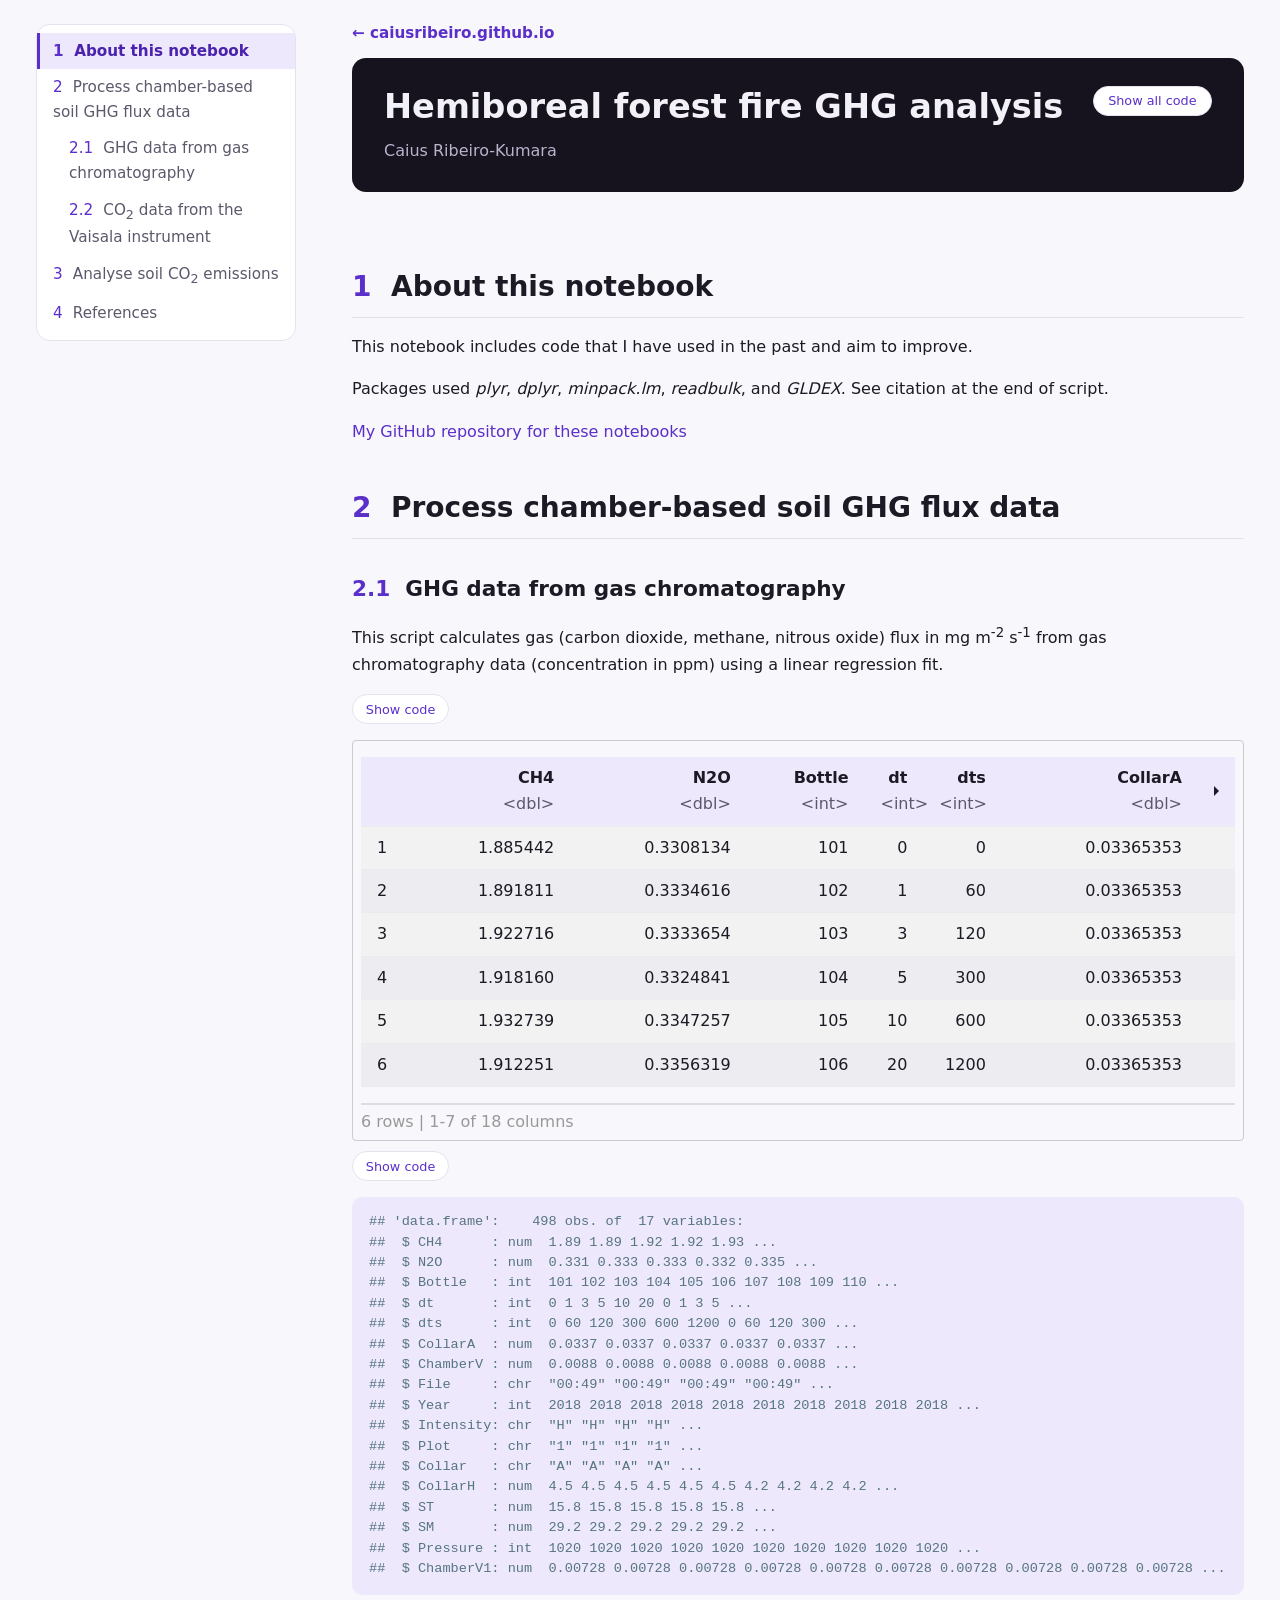
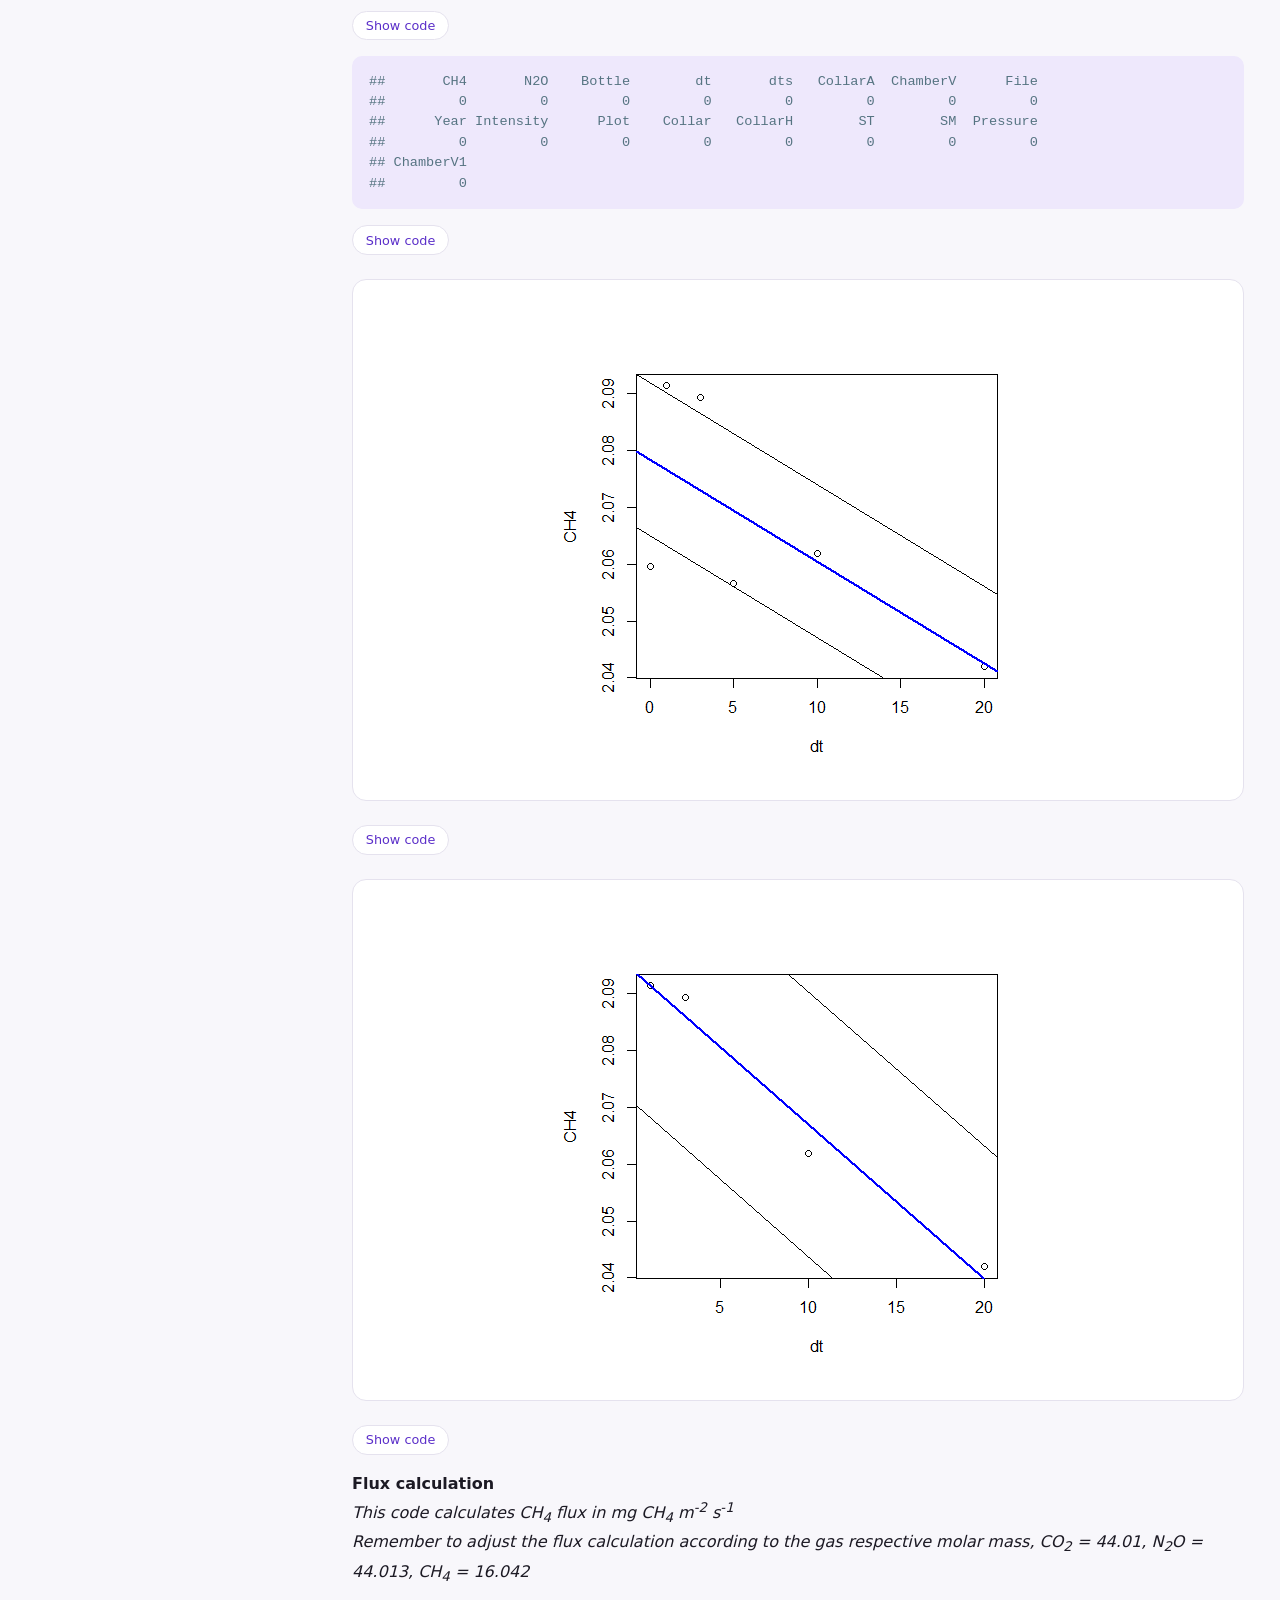
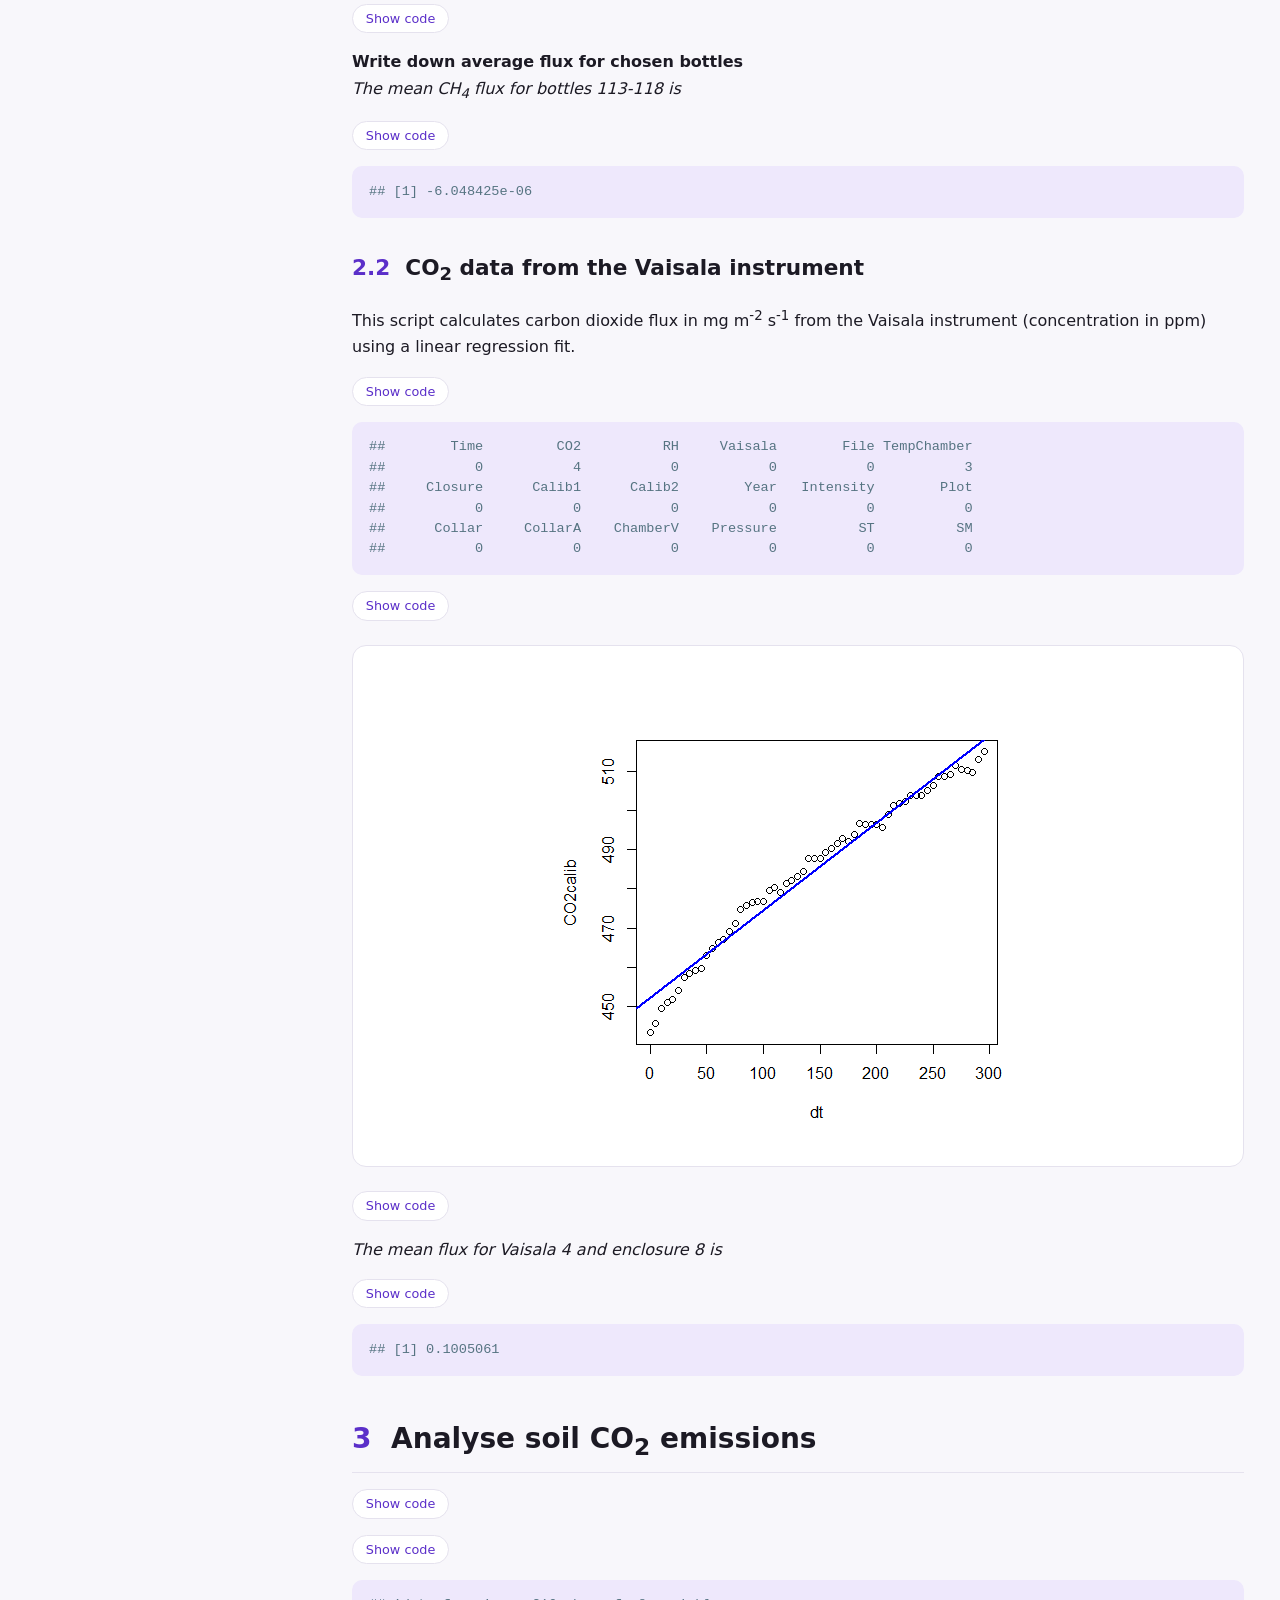
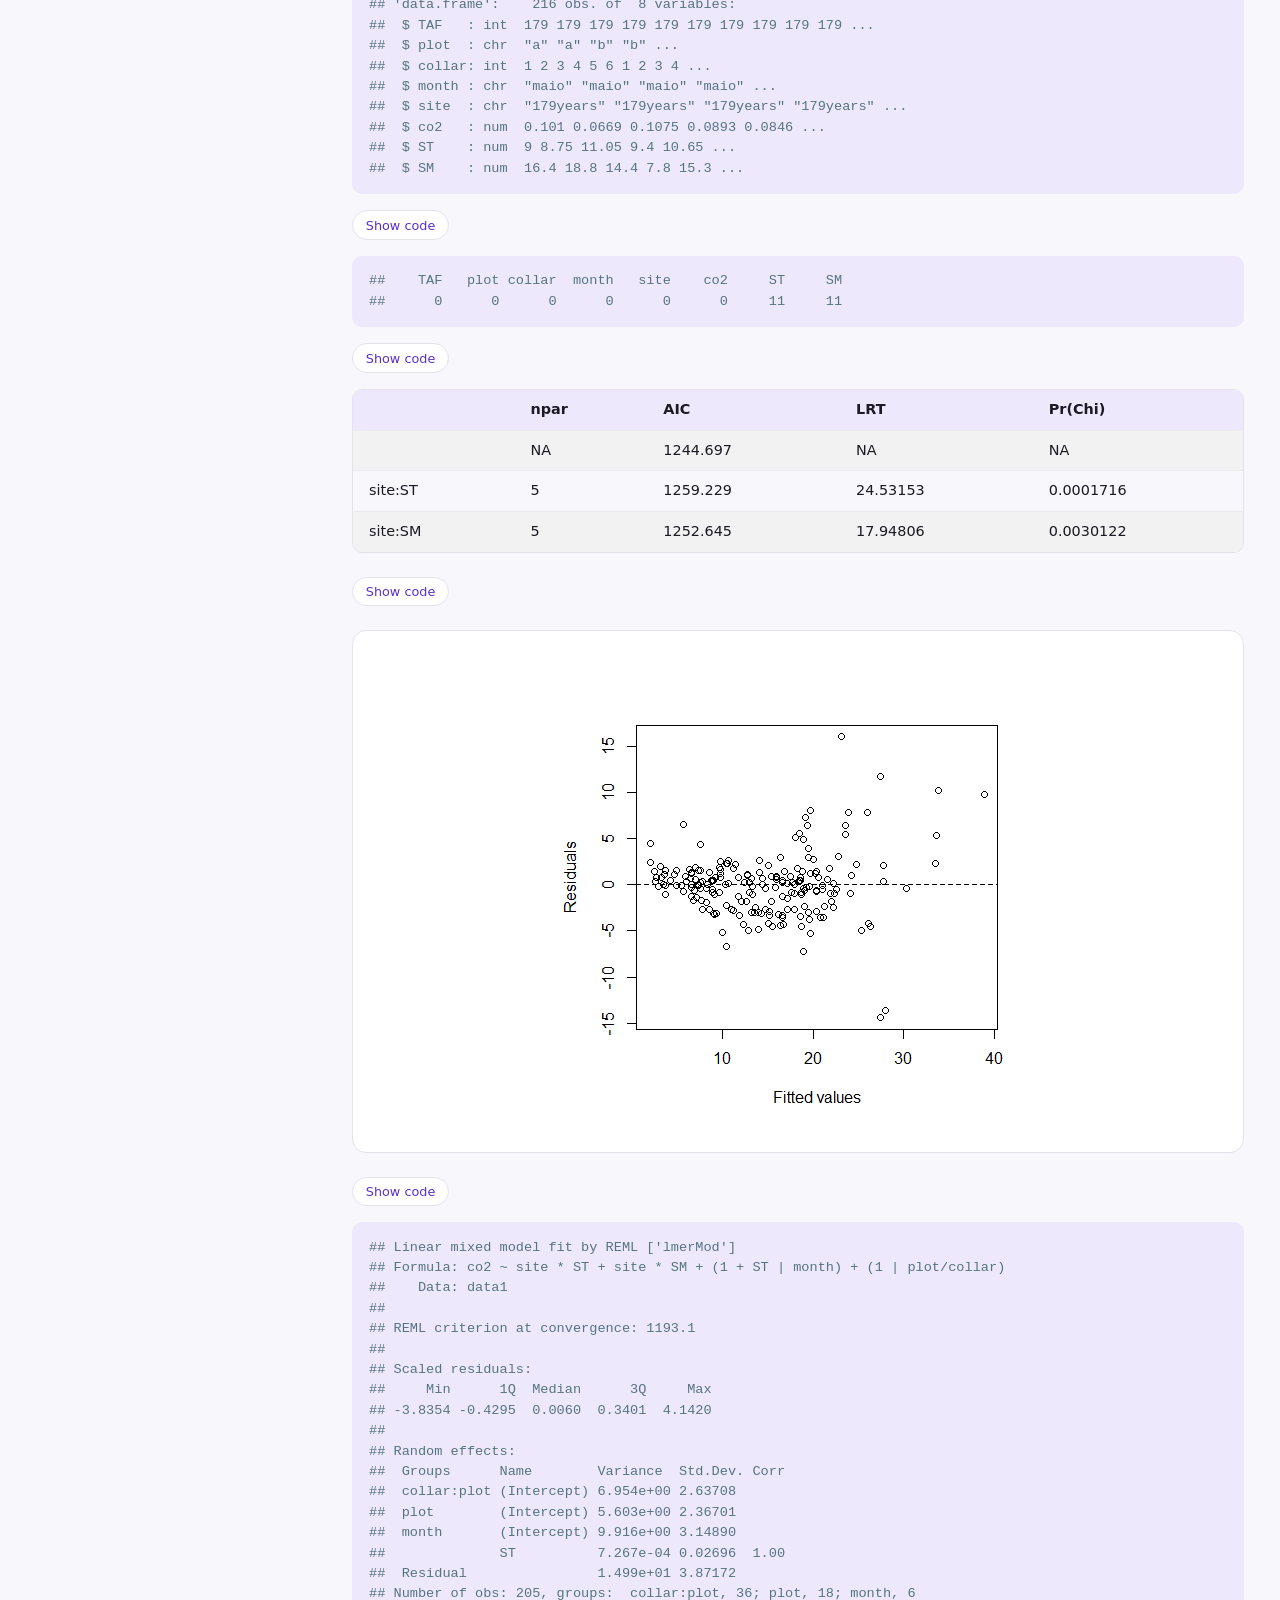
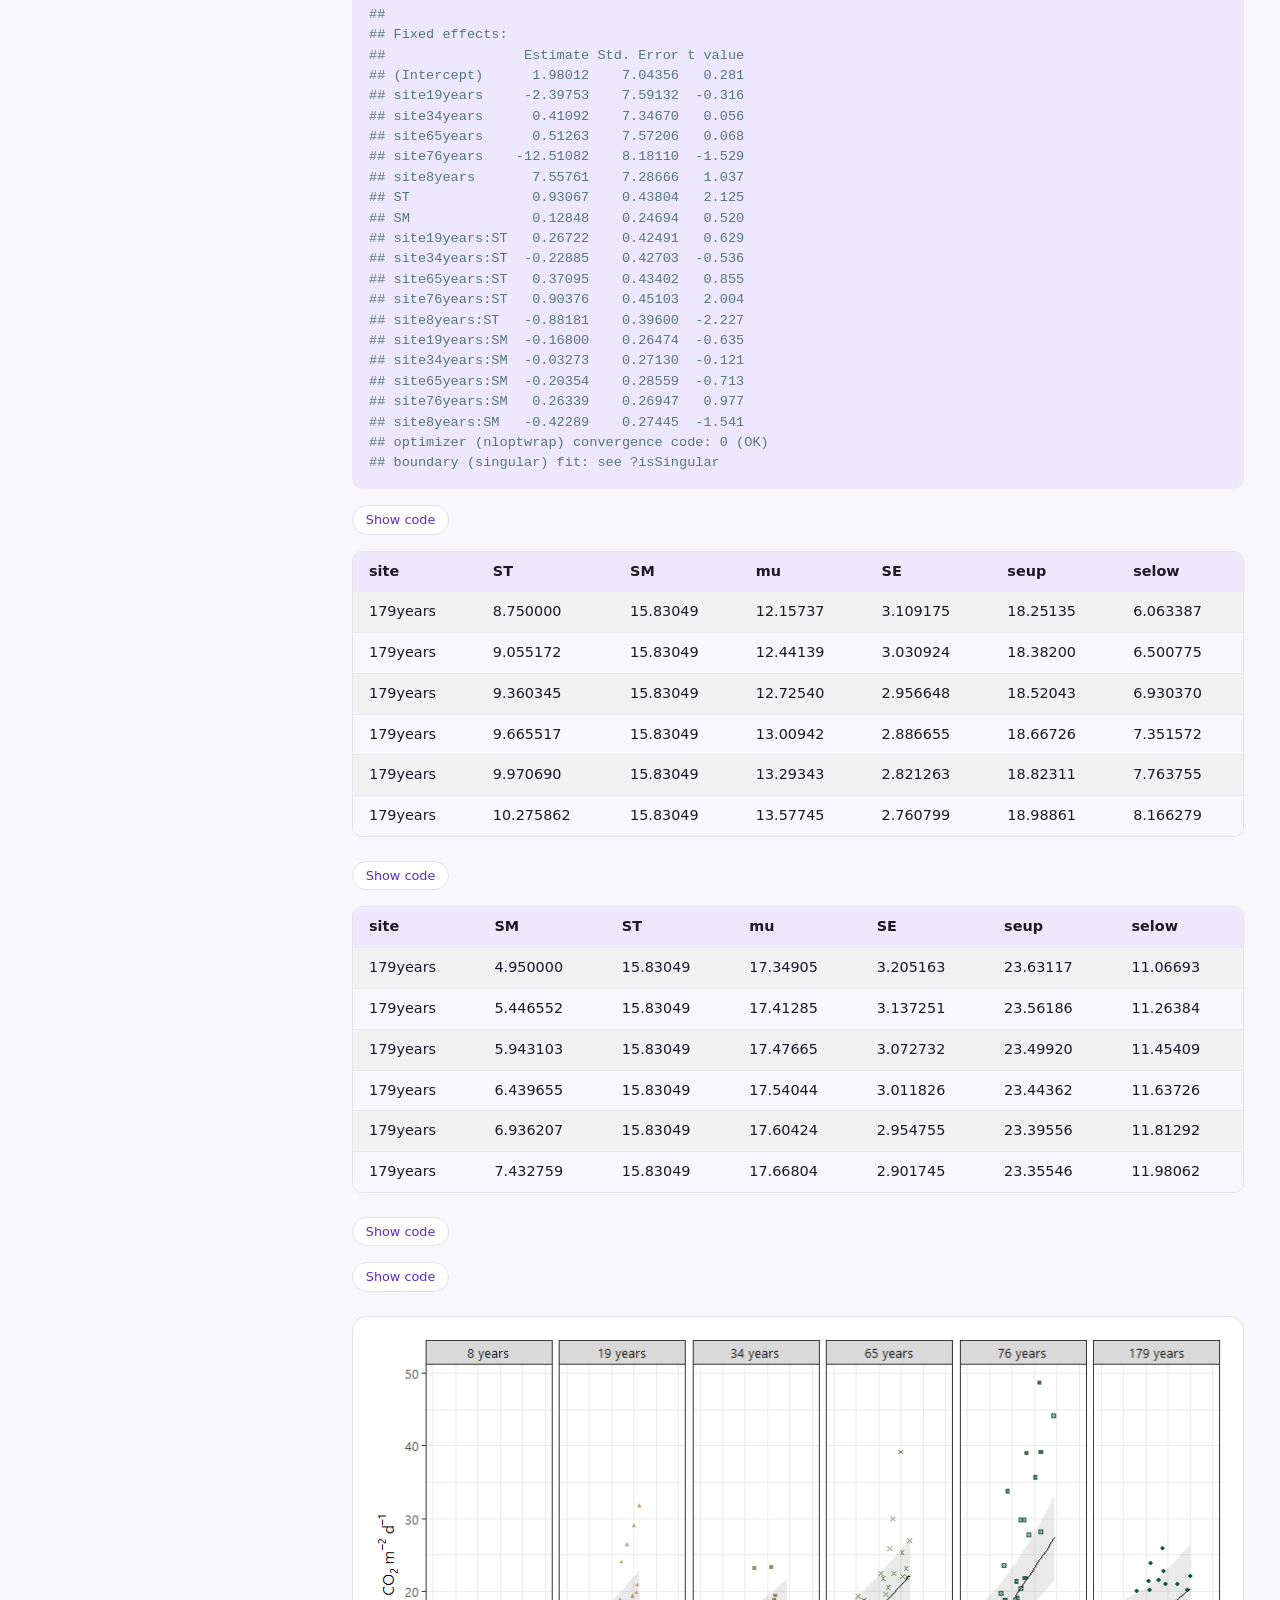
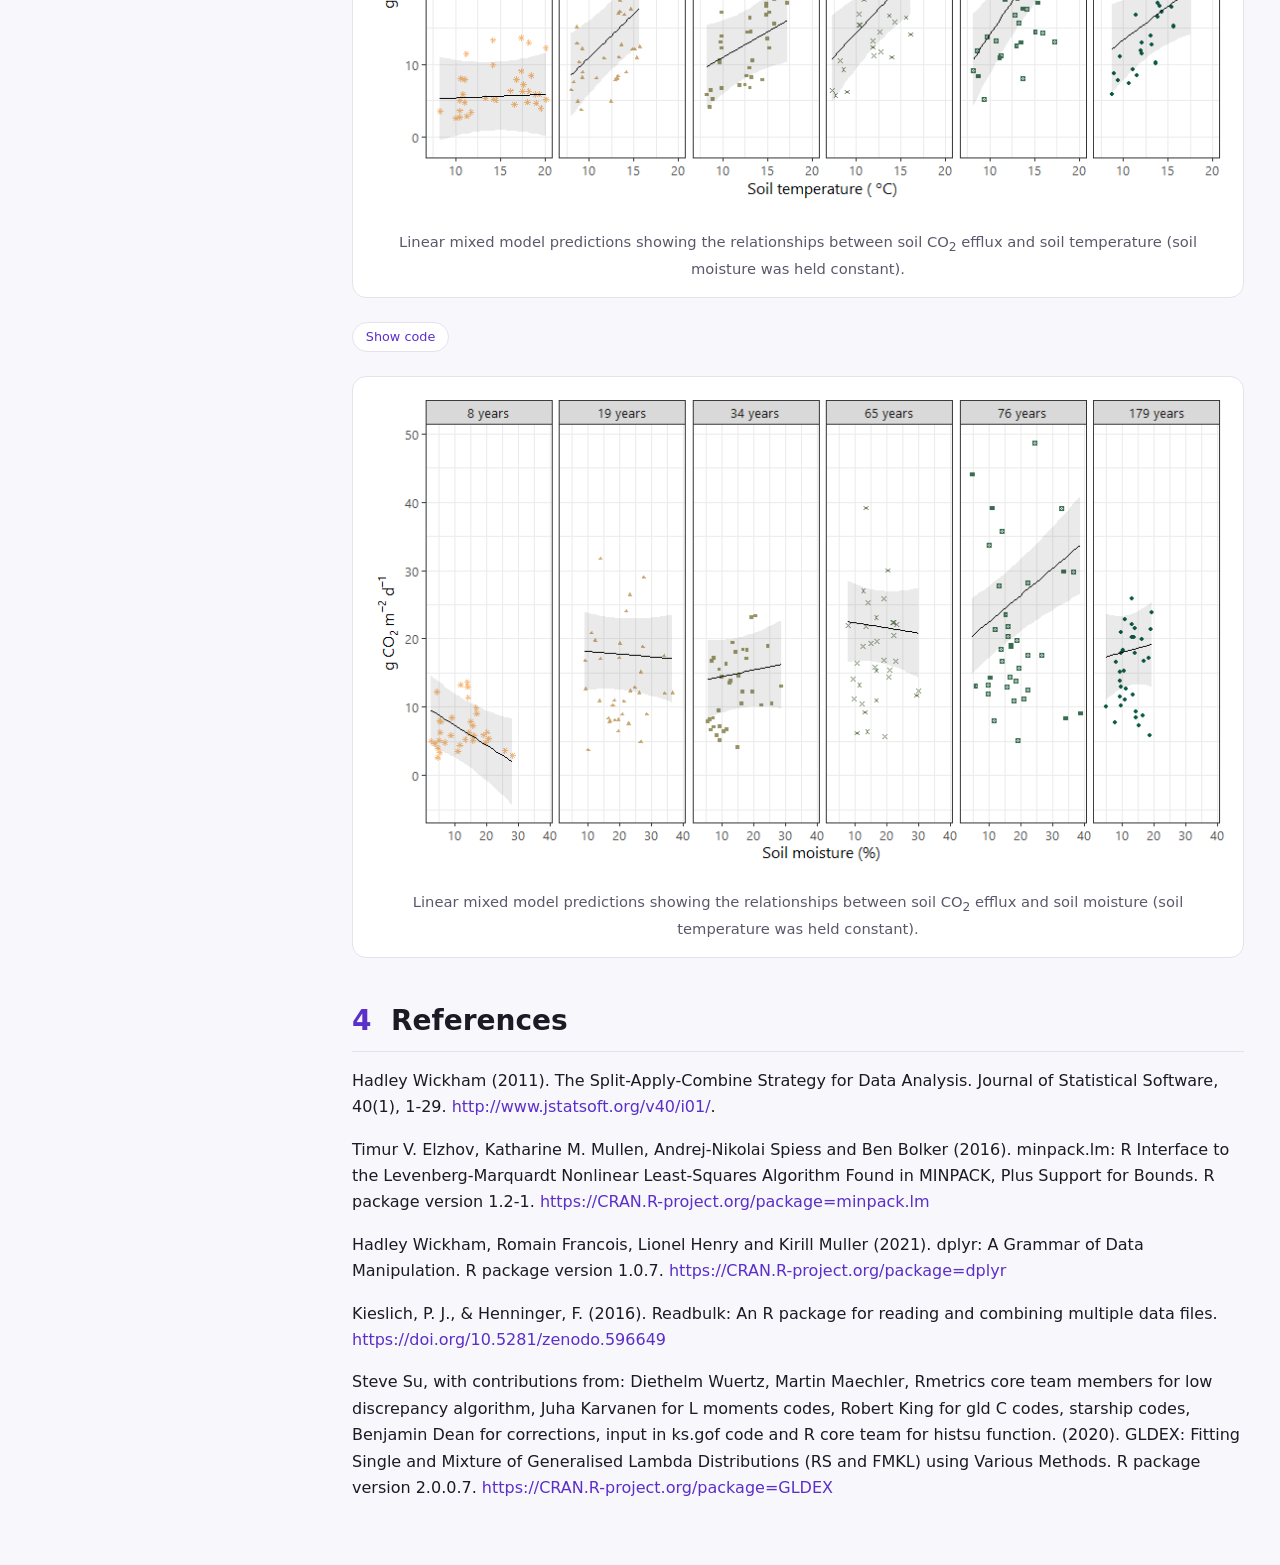
<file: index.html>
<!DOCTYPE html>

<html>

<head>

<meta charset="utf-8" />
<meta name="generator" content="pandoc" />
<meta http-equiv="X-UA-Compatible" content="IE=EDGE" />

<meta name="viewport" content="width=device-width, initial-scale=1" />

<meta name="author" content="Caius Ribeiro-Kumara" />


<title>Hemiboreal forest fire GHG analysis</title>

<script src="[data-uri]"></script>
<link href="data:text/css,%2Epagedtable%20%7B%0Aoverflow%3A%20auto%3B%0Apadding%2Dleft%3A%208px%3B%0Apadding%2Dright%3A%208px%3B%0A%7D%0A%2Epagedtable%2Dwrapper%20%7B%0Aborder%3A%201px%20solid%20%23ccc%3B%0Aborder%2Dradius%3A%204px%3B%0Amargin%2Dbottom%3A%2010px%3B%0A%7D%0A%2Epagedtable%20table%20%7B%0Awidth%3A%20100%25%3B%0Amax%2Dwidth%3A%20100%25%3B%0Amargin%3A%200%3B%0A%7D%0A%2Epagedtable%20th%20%7B%0Apadding%3A%200%205px%200%205px%3B%0Aborder%3A%20none%3B%0Aborder%2Dbottom%3A%202px%20solid%20%23dddddd%3B%0Amin%2Dwidth%3A%2045px%3B%0A%7D%0A%2Epagedtable%2Dempty%20th%20%7B%0Adisplay%3A%20none%3B%0A%7D%0A%2Epagedtable%20td%20%7B%0Apadding%3A%200%204px%200%204px%3B%0A%7D%0A%2Epagedtable%20%2Eeven%20%7B%0Abackground%2Dcolor%3A%20rgba%28140%2C%20140%2C%20140%2C%200%2E1%29%3B%0A%7D%0A%2Epagedtable%2Dpadding%2Dcol%20%7B%0Adisplay%3A%20none%3B%0A%7D%0A%2Epagedtable%20a%20%7B%0A%2Dwebkit%2Dtouch%2Dcallout%3A%20none%3B%0A%2Dwebkit%2Duser%2Dselect%3A%20none%3B%0A%2Dkhtml%2Duser%2Dselect%3A%20none%3B%0A%2Dmoz%2Duser%2Dselect%3A%20none%3B%0A%2Dms%2Duser%2Dselect%3A%20none%3B%0Auser%2Dselect%3A%20none%3B%0A%7D%0A%2Epagedtable%2Dindex%2Dnav%20%7B%0Acursor%3A%20pointer%3B%0Apadding%3A%200%205px%200%205px%3B%0Afloat%3A%20right%3B%0Aborder%3A%200%3B%0A%7D%0A%2Epagedtable%2Dindex%2Dnav%2Ddisabled%20%7B%0Acursor%3A%20default%3B%0Atext%2Ddecoration%3A%20none%3B%0Acolor%3A%20%23999%3B%0A%7D%0Aa%2Epagedtable%2Dindex%2Dnav%2Ddisabled%3Ahover%20%7B%0Atext%2Ddecoration%3A%20none%3B%0Acolor%3A%20%23999%3B%0A%7D%0A%2Epagedtable%2Dindexes%20%7B%0Acursor%3A%20pointer%3B%0Afloat%3A%20right%3B%0Aborder%3A%200%3B%0A%7D%0A%2Epagedtable%2Dindex%2Dcurrent%20%7B%0Acursor%3A%20default%3B%0Atext%2Ddecoration%3A%20none%3B%0Afont%2Dweight%3A%20bold%3B%0Acolor%3A%20%23333%3B%0Aborder%3A%200%3B%0A%7D%0Aa%2Epagedtable%2Dindex%2Dcurrent%3Ahover%20%7B%0Atext%2Ddecoration%3A%20none%3B%0Afont%2Dweight%3A%20bold%3B%0Acolor%3A%20%23333%3B%0A%7D%0A%2Epagedtable%2Dindex%20%7B%0Awidth%3A%2030px%3B%0Adisplay%3A%20inline%2Dblock%3B%0Atext%2Dalign%3A%20center%3B%0Aborder%3A%200%3B%0A%7D%0A%2Epagedtable%2Dindex%2Dseparator%2Dleft%20%7B%0Adisplay%3A%20inline%2Dblock%3B%0Acolor%3A%20%23333%3B%0Afont%2Dsize%3A%209px%3B%0Apadding%3A%200%200%200%200%3B%0Acursor%3A%20default%3B%0A%7D%0A%2Epagedtable%2Dindex%2Dseparator%2Dright%20%7B%0Adisplay%3A%20inline%2Dblock%3B%0Acolor%3A%20%23333%3B%0Afont%2Dsize%3A%209px%3B%0Apadding%3A%200%204px%200%200%3B%0Acursor%3A%20default%3B%0A%7D%0A%2Epagedtable%2Dfooter%20%7B%0Apadding%2Dtop%3A%204px%3B%0Apadding%2Dbottom%3A%205px%3B%0A%7D%0A%2Epagedtable%2Dnot%2Dempty%20%2Epagedtable%2Dfooter%20%7B%0Aborder%2Dtop%3A%202px%20solid%20%23dddddd%3B%0A%7D%0A%2Epagedtable%2Dinfo%20%7B%0Aoverflow%3A%20hidden%3B%0Acolor%3A%20%23999%3B%0Awhite%2Dspace%3A%20nowrap%3B%0Atext%2Doverflow%3A%20ellipsis%3B%0A%7D%0A%2Epagedtable%2Dheader%2Dname%20%7B%0Aoverflow%3A%20hidden%3B%0Atext%2Doverflow%3A%20ellipsis%3B%0A%7D%0A%2Epagedtable%2Dheader%2Dtype%20%7B%0Acolor%3A%20%23999%3B%0Afont%2Dweight%3A%20400%3B%0A%7D%0A%2Epagedtable%2Dna%2Dcell%20%7B%0Afont%2Dstyle%3A%20italic%3B%0Aopacity%3A%200%2E3%3B%0A%7D%0A" rel="stylesheet" />
<script src="[data-uri]"></script>


<style type="text/css">code{white-space: pre;}</style>
<style type="text/css" data-origin="pandoc">
pre > code.sourceCode { white-space: pre; position: relative; }
pre > code.sourceCode > span { display: inline-block; line-height: 1.25; }
pre > code.sourceCode > span:empty { height: 1.2em; }
.sourceCode { overflow: visible; }
code.sourceCode > span { color: inherit; text-decoration: inherit; }
div.sourceCode { margin: 1em 0; }
pre.sourceCode { margin: 0; }
@media screen {
div.sourceCode { overflow: auto; }
}
@media print {
pre > code.sourceCode { white-space: pre-wrap; }
pre > code.sourceCode > span { text-indent: -5em; padding-left: 5em; }
}
pre.numberSource code
  { counter-reset: source-line 0; }
pre.numberSource code > span
  { position: relative; left: -4em; counter-increment: source-line; }
pre.numberSource code > span > a:first-child::before
  { content: counter(source-line);
    position: relative; left: -1em; text-align: right; vertical-align: baseline;
    border: none; display: inline-block;
    -webkit-touch-callout: none; -webkit-user-select: none;
    -khtml-user-select: none; -moz-user-select: none;
    -ms-user-select: none; user-select: none;
    padding: 0 4px; width: 4em;
    color: #aaaaaa;
  }
pre.numberSource { margin-left: 3em; border-left: 1px solid #aaaaaa;  padding-left: 4px; }
div.sourceCode
  {   }
@media screen {
pre > code.sourceCode > span > a:first-child::before { text-decoration: underline; }
}
code span.al { color: #ff0000; font-weight: bold; } /* Alert */
code span.an { color: #60a0b0; font-weight: bold; font-style: italic; } /* Annotation */
code span.at { color: #7d9029; } /* Attribute */
code span.bn { color: #40a070; } /* BaseN */
code span.bu { } /* BuiltIn */
code span.cf { color: #007020; font-weight: bold; } /* ControlFlow */
code span.ch { color: #4070a0; } /* Char */
code span.cn { color: #880000; } /* Constant */
code span.co { color: #60a0b0; font-style: italic; } /* Comment */
code span.cv { color: #60a0b0; font-weight: bold; font-style: italic; } /* CommentVar */
code span.do { color: #ba2121; font-style: italic; } /* Documentation */
code span.dt { color: #902000; } /* DataType */
code span.dv { color: #40a070; } /* DecVal */
code span.er { color: #ff0000; font-weight: bold; } /* Error */
code span.ex { } /* Extension */
code span.fl { color: #40a070; } /* Float */
code span.fu { color: #06287e; } /* Function */
code span.im { } /* Import */
code span.in { color: #60a0b0; font-weight: bold; font-style: italic; } /* Information */
code span.kw { color: #007020; font-weight: bold; } /* Keyword */
code span.op { color: #666666; } /* Operator */
code span.ot { color: #007020; } /* Other */
code span.pp { color: #bc7a00; } /* Preprocessor */
code span.sc { color: #4070a0; } /* SpecialChar */
code span.ss { color: #bb6688; } /* SpecialString */
code span.st { color: #4070a0; } /* String */
code span.va { color: #19177c; } /* Variable */
code span.vs { color: #4070a0; } /* VerbatimString */
code span.wa { color: #60a0b0; font-weight: bold; font-style: italic; } /* Warning */

/* A workaround for https://github.com/jgm/pandoc/issues/4278 */
a.sourceLine {
  pointer-events: auto;
}

</style>
<script>
// apply pandoc div.sourceCode style to pre.sourceCode instead
(function() {
  var sheets = document.styleSheets;
  for (var i = 0; i < sheets.length; i++) {
    if (sheets[i].ownerNode.dataset["origin"] !== "pandoc") continue;
    try { var rules = sheets[i].cssRules; } catch (e) { continue; }
    for (var j = 0; j < rules.length; j++) {
      var rule = rules[j];
      // check if there is a div.sourceCode rule
      if (rule.type !== rule.STYLE_RULE || rule.selectorText !== "div.sourceCode") continue;
      var style = rule.style.cssText;
      // check if color or background-color is set
      if (rule.style.color === '' && rule.style.backgroundColor === '') continue;
      // replace div.sourceCode by a pre.sourceCode rule
      sheets[i].deleteRule(j);
      sheets[i].insertRule('pre.sourceCode{' + style + '}', j);
    }
  }
})();
</script>



<link rel="stylesheet" href="data:text/css,%40font%2Dface%7Bfont%2Dfamily%3A%22Open%20Sans%22%3Bfont%2Dstyle%3Anormal%3Bfont%2Dweight%3A400%3Bsrc%3Alocal%28%22Open%20Sans%22%29%2Clocal%28%22OpenSans%22%29%2Curl%28data%3Aapplication%2Ffont%2Dwoff%3Bbase64%[base64]%2F%2FAAAChcAAB6Qo%2Buk42xvY2EAAEoUAAABuQAAAbz3ewp%2FbWF4cAAAS9AAAAAgAAAAIAJ2AgpuYW1lAABL8AAAAKwAAAEyFNwvSnBvc3QAAEycAAABhgAAAiiYDmoRcHJlcAAATiQAAADyAAABCUO3lqQAAQAAAAwAAAAAAAAAAgABAAAA3AABAAAAAQAAAAoACgAKAAB4AR3HNcJBAQDA8d%2BrLzDatEXOrqDd4S2ayUX1beTyDwEyyrqCbXrY%2BxPD8ylAsF0tUn%2F4nlj89Z9A7%2BtETl5RXdNNZGDm%2BvXYXWjgLDRzEhoLBAYv0%2F0NHAAAAHgBY2Bm2cY4gYGVgYN1FqsxAwOjPIRmvsiQxviRg4mJm42NmZWFiYnlAQPTewcGhWgGBgYNBiAwdAx2ZgAK%2FP%2FLJv9PhKGFo5cpQoGBcT5IjsWDdRuQUmBgBgD40BA5AHgBY2BgYGRgBmIGBh4GFoYDQFqHQYGBBcjzYPBkqGM4zXCe4T%2BjIWMw0zGmW0x3FEQUpBTkFJQU1BSsFFwUShTWKAn9%2Fw%2FUpQBU7cWwgOEMwwWg6iCoamEFCQUZsGpLhOr%2Fjxn6%2Fz%2F6f5CB9%2F%2Fe%2Fz3%2Fc%2F7%2B%2Bvv877MHGx6sfbDmwcoHyx5MedD9IOGByr39QHeRAABARzfieAFjE2EQZ%2FBj3QYkS1m3sZ5lQAEsHgwiDBMZGP6%2FAfEQ5D8REAnUJfxnyv%2B3%2F1r%2Fv%2Fq3Eigi8W8PA1mAA0J1MzQy3GWYwdDP0Mcwk6GDoZGRn6ELAE09H%2F8AAAB4AXVUR3fbxhPfhRqr%2F6Cr3h8pi4wpN9K9V4QEYCrq7b2F0gC1R%2BXkS3rjKWXlfJeBfaF88jH1M6TfoqNzdWaXxZ0NM7%2FftJ2ZpXfzzeVILi0uzM%2FNzkxPTU68Md64GQZ%2Bvfa6d%2BP6tatXLl%2B6eOH8uVMnTxyvVg4fGisfhNfcV0f3luz%2F7Srmc9nMyPDQ4IDFWUUgjwMcKItSmEAASaNaEcFo069WAghjFIlAegyOQaNhIEhQxALHEqIeg2P0yHLjKUuvY%2Bn1LbktrrKrOgUI%2FMUH0ebLc5Lk73yIBO4YeUrL5GGUIimuSx6mKl2tCDD8oKmCmGrkaT5Xh%2Fp6rlphaS5PYp4kPAy3Un74OjeCdTi4nFosU6Qg%2BqRBsoazczLwHdeNqpVx3AW%2BoVjdhMThOo6YkGJTl862RFq5r263bbYSHyuswVrylsSBhHzVQKDU11g6hkfAxyOf%2FDVKJ1%2FHCvgBHtNRJ%2Bb7eSYepeQ4VLZBqAeMjgM7%2FzyJJF1kuGw%2FYFpEq458Xrr65YTUa6VCEKGKVdJ%2B2FoBYYNKCwV1K6B2s1mJnPB7Ww6GtyO04ya%2FHHWPHs5P4J65NyVa5VA0E0LocwPci45b6tvMvohm1BYc1h12Xd2GrbbHVkjB1pzs6IKtOHeYd%2BJYhFasmfs9Zt%[base64]%2BlZ4dw9w86yyNfG%2B%2Bu0ZWOBkmsb%2BGrsrKGIN4R0XPQimnAEcj3CI6ZDR35zzHJEZlcW5cQCTMwty4umkB5B4ajHwVNhQDqdMLSAmClnhLScgYgMbQJESALUrtIvjpQz9LVxuIPSiYgQkjusZ01l4BERrPtdO9KfDErKQLne6EUbJlXHqTccNzL163tuES26ickjo5va6FIkCyIyaFEYA%2BlejuqlFxLWIYKmQG9W0tlMe0yXu80wPe%2FOavEJrd8srSFziSal30wMj5H2mH7T6H218RQ93qOFysDEgtLBoRuQUeXjyPQKexdLjoa4vtAQJiBsEXYutEo9T1%2Fm5mUdBMbXFCzIq8Z6Yl5%2B7nyic%2B1mE3xisVatpBarpcC%2FmUs9%[base64]%2BGg19OHK4TmOC61TIcAFzsF7DPNQ0fkPjNzr4sMZHaEX5fk7uLZr9LHK9AW9KF2wU%2F%2F%2FBUfaOnlREfyrK%2Frv6Hyn3ISkAAAEAAwAIAAoADQAH%2F%2F8AD3gBhXwHfFRV1vg5974yvZdMQspkSIYkQkgmhdAyIIQQWsSADCLSpajUiMgiAkuJNGmhKyJGDCyybCiyiGBHRGQtyLIuf2UX19UPy7oWyFz%2B972ZBxOE72N%2BL2%2BYd%2Bbe0%2B5p99wBAscBBIN4ACjI4D4oUJEIVAbIL8wPYX4oP1TQ3um3%2B0v5dZz2bj44nsyKLhYPXKkaL1wCAhuuXcQ69dsWyAu7qF5PBMFqQzQRkzQgYvIQCuXleXYHlCXl2x1YZg%2BF7HxMDNAQLQoVetwuKZCZjRUTQqc%2Ff7RjebisqAeuEQJXmpZUdA%2F3KgcgsJA2kL1xDNPDZqCyQAWdXiIy5YOHThUq4%2FKB1XFpgPr5heVtJuSQvJzxOeKB6HfEplzKWCEA4Sc%2BVgqkw8bwIF16K7fg0ttNJr3DajEKBqfT5UlNkwXJKyD4hCRRlFySwU%2BTvTTJkJTh1wkms6l%2FpBWa08Fmt%2FWP%2BNz2AWYcYEez3WwXvU5qECE%2FVB5ylJXl5993Hyc3zw6hkHaPoerldxVjh7eMX%2FF3hYWxu0KF382pcKpXsV%2B9QlS93Mj%2FSz%2FujinsVE1dDTszcEk1u4LpPdjXmDdw6UAsqFlUg7rmf2J%2Bd3aGLmC757GBuEe55mHNXGxifZVrLtuNNUBhwbU6wSQ5IAOyoS2MCxcH7VmpXkHIdZlFP4BPtOvFdvlZZsncL0Kl1pZcS99Iam5eK1erfhFvrkviL9HDKc5X6OV%2FChUq7aGEvw5U6QuFVCbEhOSSZHegODM7WOzxhOzZ2cVFJaXFIbfHK2cH7WlELuK3EnR5vHZJEkzvHZw35S933n0ucur5ky%2FMO7SraN2mrVuqGiNPnIt%2BNnTy6HF4fMkfvf%2B6EEjfkpWPh7rtXrJgp%2BNAk9hzQScj6194%2F%2ByxlZE72Ow0KvcdloMLbPcBiDD%2B2jdSW%2FEk6MENfk55AfQMtwabaPC0aZWZ2a6Nob1NKgxRc3qemb%2FaF0jtk3xZPtkpc4Xjr3KVXE7WDfpi%2BsfVJ1RotwUyJVFVbE4ZV3JUPi0pLsq%2B%2BXMM4A9Vd%2B%2FYcXcVvrtx7bLN61av2oINVTU11dU1NVV4cuPaFRvXrV7xDGPNH6%2BheQJpbMQaHLiz8R9fXb5w8dLl5vO7XnzhD7uef37Xxa8u%2F%2F3ipa9pxpUqrt5AYeq1b8QPxVNg5BQWw13h9k4PpEqB3Lx2eW0DlmxfqkdfUhoy9Y6EnNZgW0t7MZ%2F6smlubka%2BI0NfFckQoDwPkjih%2Bd4yrpTleTdRqoinJE6Ts7AULcTt8mRxQbYjMeLcXMpYwucgMgaCkrrMn668Z97YBwZHJm%2F%2B%2FhnWZ%2FKwOzazl5c2DerS%2Bo2Xth9eshXXd7jTu7NHHeb98%2BVHfqw%2F%2Bz%2FCmp5zhvSZe3e%2FkSOubt2EO3tExnWrrbsy%2F51x94%2BaWFa%2F84V1k%2Fbfx2Z1fWE0%2B2It%2B2zfxGEfAaBiMbBctRiug0CpIBLFUpyK2R%2BOumYgYrZB%2BcZAdoT4%2BTfM0CpsksEggGCxGoNUsV4J5sVpc5SGJE6pwxvIJgM3r97%2B1Kq1S7et2UQKUI%2Fv7znOCn%2F8jpW80ohvKaN24aOatFEFAx8XLFYDFYItR0UbkQMljuIiEgx5HMS0efW2pWtXPbVdGZb9yjruPIInv%2FsR3z%2F%2BEisAhMFkrmCRXGCB9uEUKgoomw16o95qEwxoJiaT2cDtl84CUP5G4XWJOTBmWLK8olOmNOjMKhUpWZWHK5LZgl9279229we2OBUX50kuVjv5QDo7PBwnsvrhWJF%2BYDIuVagZDxeFHOF1MEKbsBMEQS%2BKJjOVdXJ1BKw61EH%2BfeqSTzTz3I7ZA3Zuv%2Bwhshy3sDFL2TjctJR6n2SDsfFJ3A0I5ewXfAgugw7s%2B0XQG0SAfFVWHOEsr6TyphSHW5NHFc9J6Wa%2B7B3Dfp42HguHAUINniPlZCpQ%2Fl0CogDIrW%2F8u85iv7sGv8ZzGzYAxjwV%2FMCxTwobJQCTWU8HRPQeruaaXpRqestVdUOXso7dupeF7px4Z8%2Bed3arKFc44AIg51W9ch4kIIiUEocmSk4sBpCcj15oUDRJXYYExl37RmirrkIv55rLASYJJF%2BS3t0nopeptU%2BE%2BmLrLK%2BlPgQyid3mCBU6UP1rVz8R2n770zc%2FXf7x8s%2FNn9fvaFi3rmFHPfmMLWRP4lycho%2FjNPY4W82Os88wiJ34K4tdAIQjAOQkx8YArcM2PaAOjSZBL8uolzAJFFvGDXd8ej67P2AvKpUkOYghcnK7zl300RBcsExwzJ%2Fhbrd7GuYBwhgAIYtbTx%2F3%2Bd4klJ3gtKCQnGIz9InYZEzqG8EkjSzNavCB%2FcXYlcQshhyMsZrI6PYLWc3lOG%2FvlA4rHr%2F3uTFD3r38%2Fr%2B3fMKOke9W4oJ9G566u7au84CpOz%2Fct5R99wF7W6dIYjjnawrHIAh3hlungFOWgXoyzVKbHOr1eD19Il6vISsrrU8kSzbY%2B0QMGpdjgYh60zDTHJKHoyP4404pw27zB4o1o62gq%2BBLL299am8j%2Bzv774zj995%2FdgTOZsOfWr3rnTWPj2h8qGbo1%2FM%2F%2FkYYvmxfms7TtPrM54E7ns4vwBw0rFy%2FaNJjRRVTet31OgCBPABhongUDOCAzuE0h6gnxChToCJ1ulB0iH0jeqvscFBZotflk%2BhMQ5oJDqhrC%2Fl%2F%2FFxmAUlGYeK5Z6Jl5MDec2yJQdc%2Bl5ViNduL1avoZ805eGll04jy6COKheT8S%2BU6kQwdw%2BlW6nPpXF4qtEoBziwAye3mMnRLkqlPRLqZdQlsKxTcLghkqhzjrLL5M%2BWgUwldSkjbL1HPLrCf51d8MHbv66zu%2FmcGl5Kz0YNZ0%2Bmcf759kbEB29qGGrZiYWop2b2R9fYqnKnlWOVzqXqgNfQIB5LtRr8fQLLT7CyT0ZLaL2K0WFzU5e0TcfmojkckcgvcyhJ4pNlr8Bd63VyEhIbiGhfIBFGTq8R9lqcWB2Dl1G79Rn%2F9i8n08OU3L%2F760UX2E369YuvqVUPrI9VryFR8CXc5V%2FrYefbW7svv%2FYNdxUHv%2FOnFVQ1V8yse2Dde0UcAIY%2FzU4L0sA1FEQg3jJT0jVAJFBlqbOOrALk1dCOmkuHNF%2BmpaKOYunHhldNAlZhEyFGpz4R20C%2Bc47Vmu%2B6gqXo9lewuq5TfXrLnZORk9Ink5JjAlNwvYvJBoF8E5N8qd9nN3jrmj7mOx8OPLDXqolpgwv0zZkpuzaeTynf%2BvWjNvnr22b%2BbsfDJR7%2Be%2BcL6dQ1bXlu3CDvOWfHIMytnrhJPHt7x4L7eg%2F48%2B8C5U0euLuu%2Ff8ozr1xteHTRssdGru8V3kwfeHTMsN937%2FzksLEzFdlO5NQpNsMLWdAtnJlizzQYAAQu26AljUvWZbEQlyuJi1Ymcr8Iaal2jjKNg5qJ9Ctqx02jMyDFKHJw8TpUIvjHKhXZQlZ0%2FIwe1eO%2B%2B6%2FRVHpg2mv%2FuPbBuguPMtfKLU%2BtuXfjkIFraEVzg2tlMuZg6O57%2FvXBP1C3kZ3H9od2PPV81RMVE%2FaNAy3HEcaokRS34Ta%2BLAA8XotzQMRiizkRDVfN87X0JXae6NzkVR6Znehb6J8XL%2BY3IKovXMjn0oEDMrkmmc2iXu9yGm0DIkab6hgTZklwj%2FT6FDccpXsmn6Rjlxv%2BknyrTFMR8%2BU%2FcF9%2BDiRwh%2FUCiChwdeXD58cDhSwsRjeikNNcTo83%2F0AtP2DDKLywji1nhxSezMTjgo9eVHOy3LBbJgIQ0OsEsToiIFRHrIjI4wHOlfxEz6a4ZOTXTLq9eTjdTofW1bEH6up%2Bg5GIBDhGEr2BkRNVlMZTa%2FP3HKVyrMMKrF3H%2FKPYUAWjlGsXaRnXrxTIhrJwqp%2FbMtnphFYWIdgGoLWtddqASGuPzdA7YhNaqFZLvVJSEa48LZwUd4YSN4mJ%2Baq%2FctSSXgtmD6gf2emV91%2F9KNj38bHd9l3PX0tq19dMnzFw3OSsgsWjj%2BzqPXn0w4On3e9nZ%2BNJLYFZ1yqkQ2ITFEM5zzwyA%2B1KLJ1kVwpAjsvSTgx3S%2BrQQeiisxv5Ky%2B9kGbnqUmllmSFEhOP6%2FG4ug6C2nJQUPdSt0td36R1IFMgbsUalrqlQAbw4KK1v1BwIH%2FudKqm8NCQbeMHP2LUtVk3rv7Fb4712N3Tt%2FDeaWvZt3%2B8wA7swe6Y%2F5cvjv3I1rHJn%2BAyhLM44ODVn14%2F7bBUDpq%2Fhpxb8c388XfdM%2BrU3veu%2BTws17Pv7O79aFvzMnvxc3aaHRq8sAZX4jgUsP7CfvYntoNhGYquJiAAAKJNPAIyWLjk0ojFqENR0SwqyILNaiG9I0bRYhFECoKD518xh6iplZYz%2B5W8H0OIlBsz%2FtURB6IHmnaT7itJORvb6A94cnbjGZYvHrnSg0zENwfPGTGddQIKJwCEo9xyW8ALGdA7nO0UUg1Wn89iEGQLjwd01iRrUlXEarWAxVcVsTjAWxUBevt4QnM9%2FgxBMbluwe4SAjxpj%2FmcgN0ef3cCt2IAhVVLsR%2F7%2BTIjjZjU9PTeY1ew4I9%2FOvhn8cCeI%2FNf9BnK2Pk3%2FkZ7TF00%2B6HoquhndauXPAGAMIdb09Oqr8gOu6jFpbdQb5IDekccglHi%2FHK2DL%2B4emRymUNIE3%2BRo3WokKfbtNP37Cs0%2F7rxjQ0X2Cvs2Rex%2FNNLuysbxBB7lX3FPmdvl64rwyU44QusOVSzuj8AUTgmDuEc04FdsYcWQQ8COJyiuSoiUsFSFREct4ppwc9rSBlA%2BZuAPZTBx2Az2Uo2CY%2FhIHysic%2F1z59PI%2FdU5CtWz%2BaJB9gi9gKmYebVKZgHgMq89Bc%2Br1GJWSSDAQXQoWAyS%2FreEUlCQsTeEUKRr3B03DZmUZBwxy%2F6S%2FMZmh%2BdTYZHt5OF4oH1LKc%2BeilhJj0UhpMlAKQ6pAbjTRPxSW45Q0CbAac3asPzwaNfrY9LTuyi2ilOhUvnI8SSohNapUJK7wiAaDLZe0dMgujtHRGdt4%2B8%2FHaphRyV9%2Brq5lT1xe9nfPc0a2IrDuKQL%2F%2F9bve3DrL%2Fso%2FQj0kbVrGXCYuWZWXjUhzzD7xn%2F%2BD6GvYau8Q%2BZe8H8LUY7WK6yuVQ2KdHBJ0giCCaTTraO6LTiQaJoshJV81RgnG%2FQbydi5f%2FDYnpjc2ssZGSRrI3Ws1z7dXkYQC8NoLNxfFqVpwaNht1OotVT4GzFDJj9GrpGI15%2BJJiPpxLMg0v6dVv9AONx9jclFWuR6fyFGvI0TNxvRC%2BUjHmnkjBViRGg4Ix0Yn6RGzLWkgJZRVRDKHw1TvRrzc2NpL1J6JN5M0l0dc5snnk4%2BjCBF0QIT1soQCCJCMFzgtw3EBXxTekkO0%2B0aio0pV%2FbIp9V%2BKIgpPrUZJOFCUev%2FJSmsuNBjuVjDK1gKQgp2DnLbuZlRjwuJUAn2MY4nce4COtZjadZSsCntbhh6zRomMm0bbpo%2Bbh4oGrVQLPOume7Uev%2FBCXo1IDsUG7sFsvcaytVpDB7jBS2aqjKCdypaUI4xPzabNJKZdj%2BWvNn%2BtsW4%2FRVB2xkGeEk582NR%2FnE3ZMwaxy2guAqFp99FZ5bu%2BIXqDW3hHqvLVNiOltBiTmueJRtpW9oZgjHIE9sBOOujo9%2Bv1%2Ffvn5h%2F9Eeb77LHuYa%2B94HIt1bArbxs6yU1iIuRjEAnYqZp%2BE8erqdUBRONnA%2Bc75DE6XQaiKGAySLDuqIjKVEtavhpXmSgW%2FmlplYChutYXx7Ay7tLsRZ5PWUePGL949euKoYPr7t1HOh2jK6mdXrVC5wHaoXLBCCp%2BZp8MeAIEa%2BOqmZtns6x0xC7KTL2yZM%2BMtlRs3J6I2pViG8q258sX7OOxndrH0tpz5ki3rzuqxivyf%2FDnN%2BWMCN1SGs8yIxKS3y0aDQdYTwePVm8EMVRGzmVDK5UepkSi6cntnp2Ku8ktw20SOf5bGNm4BcRXyGdhfcfkJ9jQ7%2FVXTzl2vfEZGRLeJB94%2Fzf4%2BLjqZjFi9cuWqJwDVHIFw29ha4V6a0wSQ5BSFrGxTGvV4uH30CFSfoEoJiY4mt0CGlozy8D%2Bo5jgx%2B6jmBbwy4BEI%2B9d3rHnZ0I%2FGN%2B7usnL1ey%2BxM389WLx%2F1%2BINHRbWXfoDLjz%2B6Z07su%2BYN73vyIFFvd959sV3qtf2nfFA35F3FQw8AoDgABCGcv7JvJ7iABSRUp1epgK3CYLmFeJ5qGYSi7k3IEsbWYFQyQrE9PWqJzjM14yPj2OHrLDdhgYZZafDrqOCmQ8UpzGUuFzsLkUnVHMYs4uij%2F2F%2FcJfFxrfee3ld8QDzf2vsC8wo5nuaa44%2BMabh%2BghQAAA4XW1%2FpMcNqJgMuooCJQqiPLlrxWvQhjgF8%2F%2FSgXTwej3O6M%2FNmF1x8zWHdVaFh%2F5uU3bnwXkmg1yXz6aT6km%2BQwpyW6LRdQn2Q0U9TGTotqUGOKqNclWAjJldKcyenwSZ0h8cyc75y5CT3v2xU42u%2BnL9p6UYpSa0Nne7yy%2B1EQ%2F7PaW6%2Fdbm0N88llHNx18ic5qnrv59RXv0YUK93QAQr1q9QNhhyCJ3ORLiskXFJMvtDT5KhocAz63Yu7rj%2FPIY0oTXmKdjuAkfHg%2F60QWROeQZnI4%2Bgq5M9oX4lybrUY5GWGrIBJRpnoDiChTUeOcJmE%2BqKL%2BGCJdcNEhlrSb%2BQ6T8%2BR887zoCZJPFyv1ZQBBscZ6pWKmQyqDLKBgMIoCNwcUdUrMcuuKmVot8AvlzU6qi9roq82%2F0LSFwoaNC69OAIQGdoRMVnSRY2mRUFAYoxcJlTDIOdBSfeJRD5nMSvEEu4B%2BdkS6svyKX6HWC0A%2Bi1c2Kd5c2XRy3h0mgYbo%2F4spg%2FKNEDuCzdrMFFACSacHOUgFevPMXj5rMb9CfMoLfOrSA%2BKF5b9KyigFJCgExOMgQVJYD1TWiQQEwrO%2BG5rpVFUTC3DfaPxsA1vG9pEg3dQ8jnwV9QJea2Zv0k3XKtUKsJLHIlEqwBgjmU%2FLQUfRp9mbCwCxTjhHHZIf9OA8AILRID2BkJ%2Bs1ZoxwDW1OMStBHU83G1fm5MZ0%2B4QzhUdK3f33F8MRKk50lPCUEXzoVc4K1NnTEvz%2BRw6yqMpYkzrFSFGI7jd1ooIt4LJFRHRA24o%2F98LVH4tX7NllapJZ7zS6LZn8QVeLKsVKjrQrxv43GPPvUychyc%2FVveH0F3HR77xCrNs%2FmPDWy89tOWB3js3Y1%2Bb1GPe7Jq5dxTuORZ11TZuHC3LD00fOhwI7OVWtVZygRPSeVUt0%2BD1Wq2mVGqiGX4zmNwOu8HOhccRljzgqoiArYV5DSXF1SDB1sddEk825YBijeRQiVcrvHAqyJ5Pv%2F3%2Bk0l%2F7GwKzGzQ6Wa811i%2FqXFjfb0wlJ1jP%2FDXxwMGLpdcbNHcsTuWvv7ll29fOPPJXwAQpnMOLxWGxbIaK6VuPU3ySmaOmQ0cHDPPzVmNGM9qlJ1DHgNzu6hmOGTcZXYV9f8d8HTbUOn8QrbvuW11Tz3swiw0oRPvyPQu96Sywe9%2B2mlNGRBlVqGU88fB%2BdM97E%2BVvGCx2CV7ht%2FhtgIgmqhez9mjt1FnRYR6bscerSYTkLTqvTcUDPLPA6osi%2BJOiG7ST%2F%2Fn2W%2B%2F%2B%2BTCTLMsNCxmTzdu3Ny4evOmNS9gNlr5647tA%2Frh0V%2B%2Fmfny%2B4Gv3r54%2Bi%2BfxLF0cN44IRk6hdOTDF4jpdzqtkrxGit4uRskyaUyyqIw6paZQyiRZQ632%2B%2BJsUuivNbh53Kb%2Bx%2F2JYp%2Fe%2F%2B7qFl8eecf%2FzBk65bfb7WQLstc2AZl1GMH9v3fJxx%2Fp2pttp%2F%2Bc%2FeGrS8oUksFoBYpHVxK3cVlMjkJ4UaSuj0GvhQMgKIsVkScspUqq0GtY98IAxWmOZS1p2QNgeJSXkPW3DX3mE%2BzrxreeANH3lObN6LH8KHopW83l9G3%2B3TugmsDC9PnPNkLgEKQuYQCzplcKIVu8HC4a56vQ5YpvYtY4ESnSHIzW6Vn%2BQzd72xlLbYWV0R0nXpFDJm6XKvOqvPk5pJekVxrm%2FJekTY2T7teEU9KnHUa%2Bzj%2F8pXd%2BrzbxD1uragaVBdAqDC%2BjaAUkrJv%2FOXKcGMXmJOnbhQXF%2FF3QsHJVnf87VhB3sSqoa%2Fte5X9jf3r7FdPzMgtC%2FccNOnTtwb3ZPb6ZWdOPLzh7amPD50%2F4z8%2F1T4uVE5ICkzt9ewxXYdBbfPqVx54ddvqMauTndXFnYfmBnY%2B2PS66ypEhs2ZFOn5IO08%2FZFvfn4cEPYCCD24nnuUzM5i0nFz7dF7vEkWvcMhVEQcNgOA3q0Y7xjlCatesVT2mALbtRUfM1P06cfm%2F%2BGZhgadoWD%2FjBMnyJuLfn%2Fkk%2BjrfHXnDOow4N5XP4gWAxDYDoDjxAtAwcr9tZ3PJCDa7Ga5MmImVlQ04%2F3EwqZSIqAJJVQc3NDQ1CG3TceObXI7CJWYU1Zc0qFDaSkAubaKudSxTZAEd4Q9TqPRrNP5kj22yognrLcC1z6ISzW5xSTOhATTljhb3v2det7Zv%2FeNGZnLt9g16B6h%2BaqNHZHv0yaP8TSV89QGJTzetxgMRqNOEkSdYHeYAGw2nY7KRje1xiKGfD5zeUyFyuJsRTUiQi0bdclYkzcER73JeuD5E2zOnB07dKSgy2icydpGlxLpQTZOcjW%2FXTo9NjcO5nNT4GQCoiASQHfca2tMVBjHYVRo6SRfJQGoCAfcdruDiz%2BgdwRo66xWHrfb4RPMPm5p0302p1UPDkUPuCLEt534Igi1bHVIVIgEzfAqepHh1bRDypryyOa1DVNmblnVsDhFl79rIuIAXcHhmYdfJicWLNj3cnSLcv%2Fzx9HjQmV99dDDg8e8%2BheuMZq2cnxdUBBOApeiri69x23S22xcWW02g%2FV2ytpSV72Jmrp7m4JG6NDUt95RNPXwJ%2Bq8d0XUSWM2dhSfU9EknsU6wSyDnOwzeLgds1GbYvxvmcVylSHFilGFxE4PYRT74fKaf%2FwOTZcvobX5lZ3PPffii88%2F10Cy2I%2FswyeR%2FAFNmMfeZ1f%2F8rfzH545p1j5vdyW1apU%2B6E8nOEzCrKsS3foHJkBwQhWq7siYrXprboUaHXDzMdZ0GLBqpaeO2hPAhMUr62Y%2BgRHrThpU8Niry7c%2BPBf%2F%2Bf7yzvryabGFc8%2B6xowcMRg1kUqqh9azT5h%2F1GcNr14%2BGTWl29fevfUeYVXHNNSlVexqMKW6qHJyT6bL8OfnOK1pqalecxOp8wtv80MFRHz%2F%2BY2VT5yJ1l63Ul6r3vQ0njtQyL9GzaIW15cvXnjnI8uf%2FfJ57P0SQsajObpM%2Fd9mHXp3YunT59birloRDO2a6z%2F9T38eEzFCzE9okGOpw1ywy6zXm8wEF4DsZrB4FYtg03rc2nRkaE5IY15ZEfvjt4eRQtfaahz6rrsFoaZNlk%2FfTbaJFSenDQjlrnS6XyW1twOtIplrqLzeuZaEfHYJKq%2Frj%2F5t8pdueG5kbsG25Hfpq50%2Bj%2Fe%2F%2BtjA%2FbXzF82%2BdmN88r%2FevSPL3Z6ftEjj7Yds%2BJ13jSzsaHnpjbt7h4Uvrdr2aAH%2ByzaXLm4R1W3O7p2KO71FCCkX%2FuG7BQrwKPWJlwu3jPioEKS1%2BC0OXtFLGGbVeaCkj1xU3kqIVjV5ONWqo52xVGXhtxKNuHyEMcdA5NSJuSy17ZurRiBXdlrw2vN8lyzHQeQZdU9%2F83mRWePngiAsIOvrjKhElx8fh86ZZPJ4DS4PSaz2aZzWdVV7TFqEbMS%2F4daVmW0rJcrhBY127EvX9TPNNQl6UP7Z7zztlAZLeMO6GMSvnpozV2Dj54hp7RcjgiVau%2BHAQ0ms6hHK6jhiJZl%2BNX0NFTicIYQt7ER%2B76ptuiMte%2FtYyP4oI%2F8o0cx9iPtrx6K5UpSgI%2FWinsblz4lNc3rsZipYBZ0yQ7ubnTuxCyYK7c2A1U2Z2Rlk8LhUHSq1BmbsoRPKeSfcBbp2qSdPsY%2B3jNxsk5nLHCcaHqjg0snBF7dzc6QBZ3OvHR%2FdK5QyUaz6j5l%2B4tJbXTp7trW9eRvHClACAIIOpXGzLBdFiVAUWlxQZ3RLaD1pnQ4ngmjmhUfYgteQT9m%2FJktwFVH2Cn27hFSQLxsGO6IfhU9jUdYD0AgfL1LfHw3z%2FsVMqnHK5jB7OBLO0UHfIJCVam1GRJo46KKOdrSUrLvuwFOnfnuS%2FtYTsWfl%2FStKu2xq3cXzuCVn9wf%2Bpn87mrGy5vtC03HtkAsZ6YPCZW3yJl7RUQr6npF0P2%2F5cz0oeZ%2FksHR0%2BTL6D5y31Q6eN685sPxrixetlPl5%2FYlJxu9AFbZRbmnpqlpTq09K3F7TdV%2FbpXcPJZTfEtxCddDvj7d3EK4ZLfHjedrpx794PFH58%2F49MClCxdM44aRZaRxE%2BaPjywnw0Zg4ebdS6Xj7NzZoCl4FhAvMxuZrfluorSo0RSABN%2BtlHzx8nKeJv3cDAiV7Ijaw5Oq4OwWDQ4H8UFqqsXiE2laujso0QScEzYFFXSDxYr7U7DPVNCV5Dj2pcRw4eKhDx%2BZ%2F9jjp45OnvHwVFIePIvB49LSPRvZ%2ByPvJcsjvOq5cRenZNg4zJn2qEvdpyXVQg6tAS%2FXAzu1JvkcpuoIdVglCaojEuTngS3pjfw38rSkOlOZT8nQVNOmbD9lKoU5HFg8t2TMUz2mRrqPyi95omTcisrHK%2FsMJSfuLFn%2FUKvsVinhsvqH%2FRkZSeoOPFuKdcJwrcuYCALV8343AGpSu4xtNPOWXcZcCQNO1%2FXt0PNKk%2FGszp3Ly0IVZPfVC2Lfxb3C5ZVhQDjK7fd5dVemazjNozNTahCARxo62irVJxKnwUz4SzDKgg%2B07k9ljt9sw2apra1KOJCldLR6NAOuqD89OWHNwpPHcdniPisKChY%2BtHv7My8sX%2FFdifTO%2Bxlov4LNXXfvoH7vstCH5z462QkQypUYSDzBpV4Zzk5y6s3mZI%2BdGD1OMS3dlORL6h%2FR%2B3xOcNr6RpxJIPa5uRWkRdPQzZ6Nm29lf5Lfinl2ypuduEqQxqONXTatnD0HG9jQblU05erVU2%2B99f%2FEEzUL%2B%2F1uGTs397MxS%2B7YtDz%2FxwtzsfO%2BU4psZqMkeIVtnHNByAibW0GmBSxtctLd7iwZeNSYn1gJchaVBku9il8r9co82Ja9clCxDnKwNLs0IXQ6VLV4%2BOLx8%2BeOq7t%2FUVXVgmF14%2BYuGrN42MKqeVtnzHh627QZW8mHj01aNmxh794Lhz059ZEFD%2FCHvfj7JZN%2BN2XbM1Onbd8BiscDEJT9Fw8MDrdzWGSj0WYS9URPTS6LW%2FYmGSwW2So5HBScbqsz3UmsTqvThG7JlATlWg%2B33RHrzL7lpjuGUOGj1uaovjBEKnH2HjYCJfY6dmGv72BvYGd%2BARu7j1wgZ5vZ3Ma57Ec08RslQBKsgaxUVYkkUR726QUqUDlmFjgmiYqtbgjFLYRiI5p%2FYebmnxVpXPuF1kupUABdeGdcdiE4pdy0Dj5fmkmCgNS13E07lbRqK%2Fn1%2FmCviN%2Btt%2FWK6OGGznh%2Fs4t9I39VVFmLztSUlwuwZdCiRC2l%2FKk33lG0dHD%2FqprTbw5%2FZmTxqMV9Z8yYvelw%2FcCqjf%2F%2B6K9P9H9t4KLl7R%2BcvmJR99W%2Ff6Ggbs3LPQbRnMF1WW0mD5q1NDW4IJjSKdy5prTH%2BklDl%2BfctXrZxm5rs9r27dWuY8e8oqHTRvWb0MVZPfnuKWXOMUCwWLTQ8eKH6u5TWpiTanKAI8lnpW495N90QCAhzctKeI%[base64]%2F2dq9X3n575qfMjIXZI%2FQ7b%2Fu6brOGD0zj0rT%2BwD%2F%2BwB3P2xr8GQKCCushU8W1OdzqUhlt5pRQDokeJazP8rQwGh88D1EYJNTvSOakf3feGku9qVGpqG4xTV8ojfbXWGSt18iYUtdZJXEnDlt0%2FedPztWvHjM%2BbtnB%2BHauecmLUlAeov2bk6HHjJkhCcGFoRIcJs1jnI2OaCgRBqd8NhFraSI%2BCBGbICTupxI21YNTrBbMkWKwmUYegHGS5WbPRiyhjVuw2EAfPVEriM1kjLsUhtexzTK9lO0kQ1%2Fdk29mzvXB9yo23qh9EHfeDXhAhJWwiKKAki0J1RCSQr20nattixUJOXfM71Bv9Hhc%2BCdeuaV3LRAIbAAjXdUoX16r7wqGgF3iOLui5Zpn1JodXKu1gsnFoi9Pi0DmtjnQHAR63E4fT4bythikCCP22ZKVVoUS%2Bhp0Bqm51Fnr%2BL2UjHz5YPXLwfRNx36B%2Bl3eeXrwWxYbNVy%2F8n%2BpGrtwd7tNtSfXsNFaLo9jTdPZ89ub%2FpXB47YrkEiRpzW3r%2BoJ09UfBJLnmAoG5dBi5LJ5U83Z%2F2GIGp7L7nGwzHPNQhS3J7yWaAKe27LkytvA6c%2FfPn39g4Oqa%2Bfun195VPX3qwLunC2vmH9i%2FoGZlTdOCgdOm3l0zdZoiv%2FGASic8yQYLAMhwBiA6Q93NqCLLub9OUmpcstOLaHGCwAsItnQvZqjyadHEUVx6cz%2B0JMt%2Bsjy645vIQH91edGont0XbPj9msiaPXiIVI2%2FNHhk35IePbMLh0yeP6V6%2FZPPA4KflKlzBqAsnGkVRaCONIPUOstxn%2FMhJ%2BnrRKMzxUmcTl2yP92s88eVhKvIfTe2KDHRmKtlyd%2F2PpPpA3vsPbRzw4w1sz%2F8snbmA6Or7%2Bw%2BpUPP8mXDl2wVvqx%2BwJu%2F%2FYmVHWb32L5q0oAeXXrkBYa2LZl5056LnkfvwhP6xD0X5YAIN3pyAOvaT85494494cnCD133dnN3O1oEqNZDegiV4IHicLJoMOhs4HS6dC6%2BLeC2ulLMRKks6LWkMWHX6XqfaELKyMnTOhsGs13PNCxJNkz%2BZ%2F0Qg6GhAeewK698pKaNLwyr2caOScrsU1mzMEJygRWCYYcgIoBopDa7TidSq4jaQa%2F8RJkG7MortqVTEvILI6Z9PL1rzacn%2F%2Fov0pY1S3t%2FraYhx5WrKDBA2ED6Yh0dqvitsEECMJuofkCEQsyAJOqq2jzatUOseZR82L1nz%2B7xMwlZzIVNAOBQIge7xQhgUfrILXa7jtog%2F71CzQq3qDNoZYbSkOzBpo31obZtOw24a8BDQx4ubWIXRk7UT9S1Kckrtu%2BbHgSEvqQKP1d3kPleHwFKDSZuX2mGBGlK3sc5EGO7FpnEzw8MXLlQ8pQsvpNv4K4ld9471NP2%2FhFAoDt1kaPi26q3zgo7lONnEnBvHfMfbr3iP964r4XTTjgzJSYsWHJ0V%2F3qF3eu3%2FB8lN07fsKwYRMeGCZM3nHw8LPP7T%2Bw%2FTH%2Bb%2FYjjwCBau4hdsY9BF%2BZRr1AgMrEoJdu5R%2F4fBhELEUxdqM72c5aTGef1%2BIQVnvjPTGxCb3wfhzek01IufGW24c%2BAOIZzq8gnCYLACAbHrsGKMNHNDV6EPR%2FosTBA8ziYuCw7Tjs%2BThseQz2CwV2Ou3PYeV9xMZBVchkAMkvnuAQM34FFf4CxEZ9KD5qXmxUIBBiM2mNMBxSoY3Sba1zpQWwlbVVwCXk5EIqmmhqKj93lzEgkm2zG3tH7IEWecP9w%2B9rGZ4ohslCYnXDUm9MGF2J0ihbnJBfkf59Rs7q4vv9Y9X1ozq9%2BdbRTwPhSMnYbk2zOnXtXqqkXKHH1tZM7NOvw5ip2e0XjzjcWDEhMjB%2FyIz70jFvcU%2FeGRvmVKrdoPJ0bltbq9R1v%2FYaDgTdn4hNzIa84ltA1MLCGETS7SCOQSAGkdoSIv86xGsg3HKMrOsQE6CUQxiaKGmtgtyAkWIwIMNxKIN5QK4xAIk3MIIVnNA%2FfAdPM%2BwIOhPaRNEtuvROycm7kHm7iMHM7wabASUqOtByowkglmHm5an5G8bOiYau9y%2FSAF7vYVQ2zqR5UUeUXdxLDtMT0SMkNXqR9Lhag0cfURpetbZG%2FAvZr2jRHOZSOkc5ztkqzrMIAf55rM9N5VmbON8PqhxBs8aRmyFqoTwG4b4dxLFrV2MQyS0hsq5DTACHylWC%2FhhXgUA%2BgFip9id54Z5wod3t1glmAKcgCUk%2BrogS11erXC6%2FJJ%2BWL8jcIsuyoNfbqiJ6Kri17tNEXW55EDWhHZV7uVhLarxnM5QhVqpNqbM3bcJ9eBf%2Bbn%2F07S9xNlt4lIyKtaWSunqyntWxHSQcba5nhhhNYrmqS%2B3jurSmJdWx7jiVLwUx3sKsmLb5bgdRi4YYhP92EMegKQaR3RIiX4PgeGy65RhZ1yEmwMdxnW4b5z7CQrQJJmEDGMEX1st6ino0mXXgy0%2B0x2rMHLeOu0ewbTh8BHua7RiLw9m2MThS2DCa%2F3fbaLyfPTsaR%2BCIsWwrAOXzv877434CJ6RAQFkZnnRvmsAPExtcAA6rqFMCF0%2Ba32f2945YHTpRoDazQHnjnES1lrm3%2BFq4%2BYgL%2Fygm0lglwc7fxSoM1BZEj3qKzovZ1zsLv1479tEH9ykddGe2jnx04rGmh6Mjpu%2F9zy%2FNwbFk68SdWpPhmOUDNr2FDyl9dMMXV699l61D26bmvgOVZjp2ZRN9qTc7xVdOrI9LlUxpXLoVMfk7Nb7fDFELp2MQKbeDOAZzYhAZLSGyrkNMgA3xlRNMtEfCbHWUTvF5CmKjOFSQeO%2FfrHjvH9%2BpMOtFUbKDBB6vWeALiC8fs96sl2LdkZoVarkRrHVH8v9lCDcaJGexM%2BzzQ42NZ9GHnuYrO3mL5LvvUdvFy4zXWq%2FB6ei%2FV%2B5Y9yQAqv0oW6R0aK94ppxcMTUAXpMJUu25YkGhw5Hbrl12RaQd5LrV3S5tj%2Bvm0xpaZCBL2vZIQjWCo6Q2%2F2lnOTKUqE%2F1UYJv5ZAOKb36Lxv32p%2BOTCrfUnn27ofnjujZq094yVz2TcPf%2Fv7%2B58IPi6dX3OnPyC0L3b917LZdPTcF8w%2F0mVQxcHZN%2BcTisqHF1YMuXO0r7Nv3562c52pXkOTnPL8TACXovgLUVWlXOH6L57V56vN2t3t%2B7FP1eajFc%2FGz689fe%2BUW3xc%2FvP58whegruiOKsCNGRZehzj%2BcwyiTQwCqAIhKbtXOVDENWdkOJQLre3tedlIaF%2BWlJTe3ghi5y4pbYNtKyK%2BAqGgV6RD66BdECyZQU%2BxzqKriLgsNtBaO9R97viBxZsNL1corarUot3Jy%2F%2BqHSkOv7bLFExMz5TiAMaaVIb%2Fwg7NmPnUc0VVb4%2Ba%2F3xO8a6Hj%2F0reqcOO967tWbwurHswpy73lz03Mt7Jg1ZtfPpwzvoK7OWGon8BOY%2F%2ByddrEUqp%2Fie%2B4eMYP%2F9%2ByRWGwjyVpav5k5sXH9%2F5MVNo2XdQ6Sw4ektO5V1zXc4lW4kzreeMU%2BJFaqnVDtxVIn1ikl8vyqRVppEbn5e21993vp2z4%2F9rD7PafGcS1R7PsEQk1d7TaLX%2FgqAo9URXolZHHYXKGOgqI3xIgApTICovZYRgzDHIa79iUMMSoA4xl6IQTg0iG84RDrHQ4OYwA4CqBbHZ9d89VRlx1zyq6euqsJ5fsnUqhXwYN5jsTttkj7YRp9eETFSj91nsfLIR0%2B9LqSttY3QmLJw6%2F3b430QyITiIlAqxdlBMcj%2FlHpUk%2B6gRVqnV4kwil39%2Be%2FsK5T%2F9sUYXdkp9n3vr4YN77ll3OW%2Bpzc8v7NpC3vppe0vPUtC7Ev2FzR%2FcQmlWcInr25%2BcGHXgtrefZ6cNHMlm8b%2BtaaRbXjh4Aku21jXgbraqmOrzaLyJC1RNqNUrt0Vk%2F1HquySb%2Fe8drD6PPN2z4%2Bp45Ngi%2Bd8fu35a9%2Ff4vtcJtrzCSkx3Wh3fS2Ph2YhR9gJVO1CD4WTPAaDTSACKjsZTifKZjMqJ%2FQQ8tX1yhOfG8nPjUN6iccXE96Pp8ejezqVFHXsFCrqot3J8iefZP%2Fq3KW8Y1m4nPwYfwOUY3tEGCUsjvv7PvxEa3orl8vQ6iZn76u47uxt1M%2Bb2Kjnf3P2ZWVxBdGcfXw7QXSpTl4Si1SnX6L2X2yaUjNt%2BDw0Xd40o6Z25NzmV4rxTJ9pvAljfYjl95r63Iuxboyetf0XbEBQGjL6zuy7cMOvu8aRRcWffLRjTHRO6DzXjNjutSq5e2KSf0PVDI8mmZuf107VNOfWz4851OeBFs%2B5ZLXnE%2FyxtZarrfrYDqw6wr2xGWIjpKsAWu%2BI2t%2BVyXex0jOkFJfNZpfsrQMOsKeYPHqqT%2BNdjB7q5euvRZPnb3oYUWsXUUomXo%2FW9JUVbx7J4HugOKR748Sz333%2Fyd8fMwk63mSElTs38OYRzF9LmyID2Efsvwpjn83sV86KdcDaFQ1NOXQi58u3ce%2FZMxo1nF6Nmgn7Y%2FTmxejV%2BpuEyuv9TaJArLfsb%2BIw6gkU6UvxFLggHe4Ot0uSrE5nKpjtqZKY4bc6eDxpBaOR51hGGj%2BVwg8UUAc4b5zk4det2ia1fWVJO2TlvZF9aafq7NnSl1EYN4y9zJ7BYRgeN5RaonxdR8%2BRfs09fmXXEH%2Becs89LqzDiTgeF3ljSZmwlZ1m55QTGn6hNi32qy1yujAU0iAXCmBQuG26zkI8nqx8t7tVlk4oDOW1Mbbh0RHvSCKixdiunWg32pIyxcyKCIieFj7YoVjVRAeseV9R9a0q5rdyvYktTFkxnyvWs%2FNzup6pu8B%2BROnrBae6djz2%2BInL0aAOq4Y%2Fe8%2BQDVf9G154buPm5xvWCb3mrjKRjN%2B7vp4xEwtQh3q8Y%2Ba0KbPYz19MYDO5tw1mkLIPz3985rOPP%2F10x9NP7wBEE68Q7pH8YFF6wGWwWXmN0KJs3CSfKkwsE%2FIgzx1QzhIE0DR3nLfB89CcmUMWLuFF2u%2BWPJGTu3C%2Bt3TBoiIAgpP5iG2lhdp%2BkEMyxSpMejflw753u9KSrHUfcfpp29njxj46a8zY3z3YPRTq3rmsqJu4b9TM2lGjps8c3qFLlw78AkQdn%2Bk78TN1N5wPn%2BSzg2gC%2FnKrZc73En4mKLYb3o4vKU6BwvQ0olRTQpJEXXkDB%2FTOLAxZRpmn39tucP%2FKjIL21tHmqcL5rLZZnbvMquO3Tl1n1aldEci5Ff%2FFEyCCePMvngykw%2BK%2FeMIh5f8VUtYgffQ49lB7%2BR0HUNTpQenhP6WBBkscHEs5y%2BQZ1WF29yx63DMUTVyicNM3RdTpRZly061Rq55Od5RisXIk%2FbGKDPGARzmLjqmfcouq%2Fe4LkcAKAEQZizSpY1khOWwS0KwXbHbQUZP2M1%2Bx3pUgbyrhA%2FvjeGG9tcNjs9M6maNnb2B4FnXTeR1Tw7TF6DZldL0ZRcHuMIs2WRn9LW10DWe%2Fei9JQJ4ELUkjOsxJ7m6%2BQYbnXvbTY2Ow6D6FHh%2F7lTTBZZSVLOtqB8g4iCCHzeZK%2BdC1Y38ymWJ3vb5SBnteXszG7cAfyXB6EYzgPBD%2FURrIP3Wr6u%2BOqQ9OmDF94qRp5JtZj%2F9u9sx5C%2Ficym8TiHvgB8gGOwAEwU4c%2FM4nELJA1RaoJelK5ZPTbBAIlYikk0WuCInpvPM3e2CJ%2B16ASv2UpGqjUBAIkMRRWhRNSeqtK6QAyGYBkJXxUyYgEkE7ZYLxAQJIVjbPWkkXx4%2BZIJRzr1gnnuT0TQ2Xp3rTPZ5kI5Hl5NZ2wZDslYJtjN4kb%2F%2BILklMTUvtHyFp1rT0tPw0qqdJaUlpzsxM6BvJlJ0W3iDhg5ZN3bwwdMsfKruRW2ZQbuRlt9evdcorVpPyolGwuJT%2FdUDsCHUKOz4AWfRHQvA065Z1snHLxtW7%2FoddaNewgZANO4LY%2Bn9OPN%2BrQSxmD80rC7ed1%2FRm9%2FpuaEacl3tH9TwUsfXIpYPVzprl6o4iBXdYT0AUtDAtYc3y%2BEuJtrjkUwGEVlI650ylKvE%2B5ABA%2FHNTwuf9lc%2BBgItUcf0%2FAgZwQedwuks0ypTyaYjSqY%2BiqLe60l3E5aIWOZ1mxPuV70toergeGwR4g0v8V2eKi0otVJZJ05xV7GHcsHQO%2B0ESk9LSjDup6913x%2FKzVKdeX9THFGzb1v5TDDfpQ45bECoJ9%2B43cBcf0nCXXr%2FF8%2F43notvxJ6rVEnqc1TWG05X9cp%2BAAQRKWiHl2Knck80KgqljCAC4Aq1QvJpPHP6XaxCImp1FiUv6pwAUXstt2Ud9NrbHGJCAsQx9ufEKktsFtJBzroOMYF9EK%2FV%2BGK1mv8PflNJUQAAAAABAAAAARmahXJJOF8PPPUACQgAAAAAAMk1MYsAAAAAyehMTPua%2FdUJoghiAAAACQACAAAAAAAAeAFjYGRg4Oj9u4KBgXPN71n%2FqjkXAUVQwU0Ap6sHhAB4AW2SA6wYQRRF786%2B2d3atm3b9ldQ27atsG6D2mFt2zaC2ra2d%2FYbSU7u6C3OG7mIowAgGQFlKIBldiXM1CVQQRZiurMEffRtDLVOYqbqhBBSS%2Fohgnt9rG%2BooxYiTOXDMvUBGbnWixwgPUgnUoLMJCOj5n1IP3Oe1ImajzZpD0YOtxzG6rSALoOzOiUm6ps4K8NJPs6vc%2F4cZ1UBv4u85FoRnHWr4azjkRqYKFej8hP3eqCfDER61uyT44DbBzlkBTwZD8h8%2FsMabOD3ZmFWkAiUs5f4f2SFNZfv6iTPscW%2BjOHynEzEcLULuaQbivCdW5SDNcrx50uFYLzFHYotZl1umvNM1tgNWX%2BV%2F3gdebi3ThTgVEMWKYci4kHZhxBie3TYx3rHbGr%2BPdo7x4dIHTKe5DFn%2BO%2Fj%2BW2VnE3ooW6isf0LIUENvZs1gf%2FLHojJwdpplCP5gn%2F5gi26FoYa19ZVFOJ6Sxuoz%2Fq2Ti20IKVJdnqvYJwnhfPH%2F2f6YHoQF30aZaK9J8T026RxH5fA%2FWPW%2F8IW4zkpnIfoFLifGB86v0ffm5nbyRs5iaHR3hNBD0HSfTzoPugRM%2BhdN0x052KoHLBS0tdgpidAiEesDsgWYO73RWQz2LWIwjqnMe%2FuYISQtlbyf2NlT9Q9PoBcBnrO6I5ELoMeyHkNnIXGdv809H%2FDXNOTeAEc0jWMJFcQxvFnto%2F5LjEvHrdbmh2Kji9aPL4839TcKPNAa6mlZUyOmZk6lzbPJ3bo56%2F%2FCz%2BVaqqrat5rY8x7xnzxl3nvo%2B27jFnz8c%2FmI9Nmh2XBdMsilrBitsnD9rI8aiN5DI%2FjSftC9mIf9pMfIB4kHiI%2BhWfQY5aPAYYYYYwpcyfpMMX0aZzBWZzDeVygchGXcBlX8ApexWt4HW%2FgLbzNbnfwLt7DJ%2Fp0TX4%2BUucji1hCnY%2FU%2BcijVB7D46jzkb3Yh%2F3kB4gHiYeIT%2BEZ9JjlY4AhRhhjytxJOkwxfRpncBbncB4XqFzEJVzGFbyCV%2FEaXscbeAtvs9sdvIv3cjmftWavuWs2mg6byt3ooIsFOyx77Kos2kiWsIK%2FUVPDOjawiQmO4CgdxnAcJzClz2PVbNKsy2ZzvoncjQ66qE2kNpHaRJawgr9RU8M6NrCJCY6gNpFjOI4TmNIn36TNfGSH5RrssKtyN%2B59b410iF0sUFO0l2UJtY%2F8jU9rWMcGNjHBEUypf0z8mm7vZLvZaC%2FLzdhmV2XBvpBF25IlLJOvEFfRI%2BNjgCFGGGNK5Rs6Z7Ij%2F45yNzro4m9Ywzo2sIkJjuBj2ZnvLDdjGxntLLWzLGGZfIW4ih4ZHwMMMcIYUyq1s8xkl97bH0y3JkZyM36j%2F%2B58rvTQxwBDjDDGNzyVyX35Ccjd6KCLv2EN69jAJiY4go%2Flfr05F%2BUa7CCzGx10sYA9tiWLxCWs2BfyN%2BIa1rGBTUxwBEfpMIbjOIEpfdjHvGaTd9LJb0duRp2S1O1I3Y4sYZl8hbiKHhkfAwwxwhhTKt%2FQOZPfmY3%2F%2FSs3Y5tNpTpL9ZQeGR8DDDHCGN%2FwbCbdfHO5GbW51OZSm8sSlslXiKvokfExwBAjjDGlUpvLTBY0K5KbiDcT672SbXZY6k7lbnTQxQI1h%2B1FeZTKY3gcT2KvTWUf9pMZIB4kHiI%2BxcQzxGfpfA7P4wW8yG4eT%2FkYYIgRxvgb9TWsYwObmOAITlI%2Fxf7TOIOzOIfzuEDlIi7hMq7gFbyK1%2FA63sBbeJtvdwfv4j28zyaP8QmVL%2FimL%2FENJ5PJHt3RqtyMbbYlPfQxwBAjjPEN9ZksqkMqN6PuV7bZy7LDtuRudNDFwzx1FI%2FhcTzJp73Yh%2F3kB4gHiYeIT%2BEZ9JjlY4AhRhjjb1TWsI4NbGKCIzjJlCmcxhmcxTmcxwVcxCVcxhW8glfxGl7HG3gLbzPxDt7Fe%2FgY%2F%2Begvq0YCAEoCNa1n%2BKVyTUl3Q0uIhoe%[base64]%2F7c77jPM1yxSPua0WmuDzNcuNmuLtmq7sbyfsUu7De%2Fxu9fvvvDNfN3ioN9j5pq0ximd1hmd1TmlX7iky7qiq7qmG3pgXYd6pMd6oqd6pud6oZd6pdd6p%2Ff6oI%2F6pC%2FKSxvf9F0%2F1LFl1naRcwwzrAu7AHNarbW6oEu6rCu6qmu6ob9Y7xu%2BkbfHH1ZopCk25RVrhXKn4LCO6KiOGfvpd%2BR3is15xXmVWKGRptgaysQKpUwc1hEdVcpEysTI7xTbKHMcKzTSFDtCmVihkab4z0FdI0QQBAEUbRz6XLh3Lc7VcI%2FWN54IuxXFS97oH58%2BMBoclE1usbHHW77wlW985wcHHHLEMSecsUuPXMNRqfzib3pcllj5xd%2B0lSVW5nNIL3nF6389h%2BY5NG3Thja0oQ1taEMb2tCGNrQn%2BQwjrcwxM93gJre4Y89mvsdb3vGeD3zkE5%2F5wle%2B8Z0fHHDIEceccMaOX67wNz3747gObCQAQhCKdjlRzBVD5be7rwAmfOMQsUvPLj279OzSYBks49Ibl97In%2FHCuNDGO%2BNOW6qlWqqlWqqlWqqlWqqYUkwpphTzifnEfII92IM92IM92IM92IM92IM92I%2FD4%2FA4PA6Pw%2BPwODwOj8M%2Ff7kaaDXQyt7K3mqglcCVwNVAq4FWA60GWglZCVkJWQlZCVkJWQlZDbQyqhpoNdAPh3NAwCAAwwDM%[base64]%2Fh%2BP6RpIjiKEoyOPvCARUoK9LctP5ZqXTop7q%2F6H%2F0H%2B4P9yfPz82bdm2Y9ee%2FT355bS3%2FdivDW9reFtDb4beDL0ZejP0ZujN0JuhN0Nvht4MvRl6M%[base64]%2F84rpMqCKAYhmH8Cfy2JjuLCPiYPDH1Y%2BrH1I%2BpH1M%2Fpn5M%[base64]%2F%2B9sBOGnTDshOF%2BDndyXG7k7vfh9%2Bn35fft978Thp2wKuqqqKtarmq58cYbb7zzzjvvfPDBBx988sknn3zxxRdfPHnyVPip8FPhp8JPhZ8KP78czLdxBDAMAMFc%2FbdAk4AERoMS5CpQOW82uWyPHexkJzvZyU52spOd7GQnu9jFLnaxi13sYhe72MVudrOb3exmN7vZzW52s8EGG2ywwQYbbLDBBnvZy172spe97GUve9nLJptssskmm2yyySabbLHFFltsscUWW2yxxX6%2B7P%2BrH%2Fqtf6%2B2Z3u2Z3u2Z3u2Z3u2Z3s%2BO66jKoYBGASA%2FiUFeLO2tqfgvhIgVkOshvj%2F8f%2FjF8VqiL8dqyG%2Bd4klllhiiSWWWGKJJY444ogjjjjiiCOO%2BPua0gPv7paRAHgBLcEDFOsGAADAurFtJw%2Fbt23btm3btm3btm3btq27UCik%2F1sq1CH0I9wl%2FDTSONInsjxyKcpGc0VrRNtGx0dXRF%2FFpFiV2KbYl3j%2B%2BJz4vkTaxKjEgcSXpJzMm6yb3ALkAnoCV0ARLAcOBjdCAJQJqgWNhJZDT2EbbgTPhz8h%2BZFJyDbkFSqgVdGh6Br0BhbFFCwHVhNrj43DXuH58V74WcIkahHvyDRkLXIGeY18SxWl%2BlMHaIVuSc%2Bh3zHpmNbMJOYuy7DF2E7sFvYMJ3Clf%2B3DHecNvjm%2Fm38g1BYmioxYS5wqbhZ3S0Wl2tJkab50U04pl5CHy9vlmwqlZFJaK4uVnco55YlaUK2kNla7qEPV6epi9aMW01jN0zJohbRZ2mptj3ZWu6e91wE9vT5LX63v0c%2Fq9%2FUPRiZjprHS2GmcNG4ar8yIOcycZC4yN5mHzMvmE%2FOrhVq6NcCaYC2wNlgHrAvWQ%2Ft%2Fe6w9115r77XP2fecrE4xp65zwM3lNnZnuBfdZ17E071sXj6vrTfP2%2BHd8F74lJ%2FeL%2BHv86%2F6D%2F23Qfogf1A%2BqB10CAYGk4LFwdaf2C%2BJfQAAAAABAAAA3QCKABYAVgAFAAIAEAAvAFwAAAEOAPgAAwABeAFljgNuBEAUhr%2FajBr3AHVY27btds0L7MH3Wysz897PZIAO7mihqbWLJoahiJvpl%2BWxc4HRIm6tyrQxwkMRtzNIooj7uSDDMRE%2BCdk859Ud50z%2BTZKAPMaqyjsm%2BHDGzI37GlqiNTu%2Ftj7E00x5rrBBXDWMWdUJdMrtUveHhCfCHJOeNB4m9CK%2Bd91PWZgY37oBfov%2FiTvjKgfsss4mR5w7x5kxPZUFNtEoQ3gBbMEDjJYBAADQ9%2F3nu2zbtm3b5p9t17JdQ7Zt21zmvGXXvJrZe0LA37Cw%2F3lDEBISIVKUaDFixYmXIJHEkkgqmeRSSCmV1NJIK530Msgok8yyyCqb7HLIKZfc8sgrn%2FwKKKiwIooqprgSSiqltDLKKqe8CiqqpLIqqqqmuhpqqqW2Ouqqp74GGmqksSaaaqa5FlpqpbU22mqnvQ466qSzLrrqprs9NpthprNWeWeWReZba6ctQYR5QaTplvvhp4VWm%2BOyt75bZ5fffvljk71uum6fHnpaopfbervhlvfCHnngof36%2BGappx57oq%2BPPpurv34GGGSgwTYYYpihhhthlJFGG%2BODscYbZ4JJJjphoykmm2qaT7445ZkDDnrujRcOOeyY46444qirZtvtnPPOBFG%2BBtFBTBAbxAXxQYJC7rvjrnv%2FxpJXmpPDXpqXaWDg6MKZX5ZaVJycX5TK4lpalA8SdnMyMITSRjxp%2BaVFxaUFqUWZ%2BUVQQWMobcKUlgYAHQ14sAAAeAFNSzVaxFAQfhP9tprgntWkeR2PGvd1GRwqaiyhxd1bTpGXbm%2FBPdAbrFaMzy%[base64]%2FP7PpkbQcLa%2FJ2Mh6Wu42D2sk7GXT657H%2BY7nH%2FNW%2BNzz%2Bf9ov%2F07DXE7QQYAAA%3D%3D%29%20format%28%22woff%22%29%7D%40font%2Dface%7Bfont%2Dfamily%3A%22Open%20Sans%22%3Bfont%2Dstyle%3Anormal%3Bfont%2Dweight%3A700%3Bsrc%3Alocal%28%22Open%20Sans%20Bold%22%29%2Clocal%28%22OpenSans%2DBold%22%29%2Curl%28data%3Aapplication%2Ffont%2Dwoff%3Bbase64%[base64]%2BHHDmhoZWEAAEDkAAAAHwAAACQOKQeIaG10eAAAQQQAAAICAAADbOuUTaVrZXJuAABDCAAAChcAAB6Qo%2Buk42xvY2EAAE0gAAABugAAAbyyH8b%2FbWF4cAAATtwAAAAgAAAAIAJoAh9uYW1lAABO%2FAAAALcAAAFcGJAzWHBvc3QAAE%2B0AAABhgAAAiiYDmoRcHJlcAAAUTwAAADnAAAA%2BMgJ%2FGsAAQAAAAwAAAAAAAAAAgABAAAA3AABAAAAAQAAAAoACgAKAAB4AR3HNcJBAQDA8d%2BrLzDatEXOrqDd4S2ayUX1beTyDwEyyrqCbXrY%2BxPD8ylAsF0tUn%2F4nlj89Z9A7%2BtETl5RXdNNZGDm%2BvXYXWjgLDRzEhoLBAYv0%2F0NHAAAAAADBQ8CvAAFAAgFmgUzAAABHwWaBTMAAAPRAGYB%2FAgCAgsIBgMFBAICBOAAAu9AACBbAAAAKAAAAAAxQVNDACAAIP%2F9Bh%2F%2BFACECI0CWCAAAZ8AAAAABF4FtgAAACAAA3gBY2BgYGRgBmIGBh4GFoYDQFqHQYGBBcjzYPBkqGM4zXCe4T%2BjIWMw0zGmW0x3FEQUpBTkFJQU1BSsFFwUShTWKAn9%2Fw%2FUpQBU7cWwgOEMwwWg6iCoamEFCQUZsGpLhOr%2Fjxn6%2Fz%2F6f5CB9%2F%2Fe%2Fz3%2Fc%2F7%2B%2Bvv877MHGx6sfbDmwcoHyx5MedD9IOGByr39QHeRAABARzfieAFjE2EQZ2Bg3QYkS1m3sZ5lQAEscUDxagaG%2F29APAT5TwRIgnSJ%2Fpny%2F%2FW%2F%2Fv8P%2Fu0Bigj9C2MgC3BAqKcM3xgZGLUZLjNsYmQCsoGY4S3DfYZNDAyMIQAKyCHTAAAAeAGNVEd320YQ3oUaqwO66gUpi6wpN9K9V4QEYCquKnxvoTRA7VE5%2BZLemEvKyvkvA%2BtC%2BeRj6m9Iv0VH5%2BrMLEiml1XhzPdNn3n0rj6%2FEKn2%2FNzszO1bN29cv%2FbcdOtqGPjNxrPelcuXLl44f%2B7smdOnjh09crhe279vqrpXPuM%2BPbmzYj%2B2rVws5HMT42OjIxZnNQE8DmCkKiphIgOZtOo1EUx2%2FHotkGEMIhGAH6NTstUykExAxAKmEqSGMFl6aLn6J0svs%2FSGltwWF9lFSiEFfO1L0eMLMwrlT30ZCdgy8g2S0cMoZVRcFz1MVVStCCB8raOD2Md4abHQlM2VQr3G0kIRxSJKsF%2FeSfn%2By9wI1v7gfGqxXBmDUKdBsgy3Z1TgO64b1WvTsE36hmJNExLGmzBhQoo1Kp2ti7T2QN%2Ft2WwxPlRalsvJCwpGEvTVI4HWH0HlEByQPhx468dJ7HwFatIP4BBFvTY7zHPtt5Qcxqq2FPohw3bk1s9%2FRJI%2BMl61HzISwWoCn1UuPSfEWWsdShHqWCe9R91FKWyp01JJ3wlw3Oy2Ao74%2FXUHwrsR2HGHn4%2F6rYez12DHzPMKrGooOgki%2BHtFumcdtzK0uf1PNMOxwDhN2HVpDOs9jy2iAt0ZlemCLTr3mHfkUARWTMyDAbOrTUx3wAzdY%2BniaOaUhtHq9LIMcOLrCXQXQSSv0GKkDdt%2BcVypt1fEuSORsRUwgrZrAsamYJy8fu%2BAd0Mu2iYFhexjy9FIVLaLcxLDUJxABnH%2F97XOJAYQOOjWoewQ5hV4Pgpe0t9YkB49gh5JjAtb880y4Yi8AztlY7hdKitYm1PGpe8GO5vA4qW%2BFxwJfMosAk2X9n9X2cVVfnA36pzHNHJGbbITj75NTwpn4wQ7ySKfAu9u4kVOBVotr8LTsbMMIl4VynHBizBEJNVKBAfMNA9867j0InNX8%2BranLw2s6DOmqIHBIbDfQR%2FCiOVk4XBY4VcNSeU5YxEaGgjIEIUZOMi%2FoeJag4mEB3PUOweCaG4wwbWWAYcEMGKn9mR%2FsegY3R6zdYg2jipGKfZctzINQ%2FvxkJa9BOjR44W0OpTKAskcnjLTcKyuU%2FSVIWSKzKSHQHebYW9mfGYjfSHYfbT3%2Bv877XhsIwGzEUaleEwITyE2u%2F0q0Yfqq0%2F0dMDWuicvDanKbjsB2RY%2BTQwOnfvbMUhiNPFyDCRwhZhdjE69Ty6FjoOoeX0spZz6qKxxu%2Bed523KNd2do1fm2%2FUa6nFGqnkH8%2BkHv94bkFt2oyJj%2BfVPYtbzbgRpXuRU5uCMc%2BgFqEIGkWQQpFmUckZe2fTY6xr2FEDGH2px5nBcgOMs6WelWF2lmiKEiFjITOaMd7AehSxXIZ1DWZeymhkXmHMy3l5r2SVLSflBN1D5D5nLM%2FZRomXuZOi16yBe7yb5j0ns%2BiihRdlFbd%2FS91eUBslhm7mPyZq0MNzmezgspUUgVimQ3kn6ug48mntu3E1%2BMuBy8u4JnkZCxkvQUGuNKAoG4RfIfxKho8TPoEnyndzdO%2Fi7m8Dpwt4XrnSBvH45462t2hTEX4Bafun%2Bq8jIzK%2FAAEAAgAIAAr%2F%2FwAPeAF8egd8lFXW9zn3PmX6PNMnPZNJMRRDMkzmDYgZMRRDCEmMMUPJIgZEepHlRYyIiNhRUdYuS4ksy9reLDYsdOmLLC%2FLy7L2CgKrrCJkLt%2B9T2YyYPl%2BD8804J5zT%2Fn%2FzznPBQKbACSTvAEoqJAdtUhUJpQYjBJVAUrKSkIOJ1ZUOEKOUGkfV8ARiPB7E72m87WJZF58ibzhXPVE6QsAAnMufI4H9XXsUBh1UpOJSJLmQNWqNsasLkKhsrKnA%2FT1HCF9PQzSAPYtD5V5PW4lmFeIK86EcCRbObLp2lGjGxpH4%2Bf0wLkjjU3NDSNGxYSMxbSdDkzomhE1SypQalCISvniob1lDuTL7injC1O%2BMr%2FxmeJtxeRt%2FiJviJ8mmrjFOr0BJCZ3QAbkQFu0ypCZ45HcRqNJQkiT%2FLKsOO02s2Ryudze7CxVUnw%2Bv9%2BtmKTcgEEymzPRlgN2e5rHaeOXyeeiisnJFagMOSsqSkr45kL8Tr450SfM5%2Fy1V66pGvBwTV1BcYcDEX67QjQkbo8cigTplyVI2OHh%2F6zdXHO4%2BiR6SjoxMPzo8O21h2tPx7O2lmylNV%2FtY5Nwubj3fXUA%2F8BuFveBr74CoNB84V6pSnFCLhRCL7g7OijfR7Oy3FalR49AcXYRFBnsQUcgkAYO6H15j6wiAGu%2BI%2BAo6pleFDAWKJZMX%2BaImNunWOpiskIVH796ewAqEzvV9gqX9nQ4Qd8S%2F1V%2FScSM%2FrmsTP9FfNUNIvzuVlRPMFxY5PB6fY6iwsJw3%2FJIOOTx%2BlT%2BWzaR%2BxYWecrR7fWFFanqi%2F33nnn9%2Bv%2BMvXr7mk933%2Fv5Gy3PrN6yZjg7WFV1D5s2oGoh7nx%2Bk2vvTrkeDT0HKlieXvvakkfecj%2F5uKnhm6iNHRk27a6bevTL%2BclH3ulVkX3cBTJUXjip%2FCDvBiO4wQ95PB6qo%2Flen0%2BWTRpofo8nLa04mB3UgpeX5PbMLEzzKz4%2FtapOlXt5a1llpXhN7FF7r8zJ37o%2FiN15Q2XhvsE8RdajOqwFyrwFGETXr%2F0F9u9dNnZsWW9869X1azow9qe%2Fkpc7D52mPRf%2F%2FHcJFrR1npvf9sWX336EO7%2F9x7lqeUMn6frt8y%2B%2F%2FZD%2FJjzecOGEAnxvWdzjpTAzWtHbGjRhlhdMXqvLVZSWnl5kpSoChLJVtcwXSPea8vNLSrT0dEnTegyPaZIUqIlJLnSKhAV%2FpfBuhb9EbE53bYVIM%2F3S45hfiZ%2B7th8IFPHN5QuXcscms1vF8kiAZ2qBsEEEFQX7FnJDeNy%2B8nIF2JLZ7%2F77DPtk3rJhVV9vefPD%2B57CzCF98cr82%2Bs631s4%2FvbxrKPf1XjT0Iqrh%2F%2BuafTMxR%2B9e%2B%2BmxqZnxzzx5l8embstxo7PeX0Ju3DjoqYJA7C611hyd3hAtH%2FzpD5jAAVm4DM6Zjj5C5WIAIu9DuxCIB0kuvEBAKGBbSTz%2BL%2B3Qm7UZjaZqCSBqtrN%2BVQgmAMTua3joeaMhBTicTt9wULS8PSj5x58eNk9Z5c9RUrRiPte3MTKzvyHRd5Yh9vFygP4yq3JlfmyfHG%2Bso1LyP%2F5yqgRNVjuDPclRSGvk7Q%2B%2FejZJY89%2FOA5sTT7ifVb%2Bzru%2FOEM7tv0EisFhErSJGUpbrBBOOo3ms0ypVZUVc0umUyqilarYrDxpN1aJrKQuykJwvwz%2FyPMUOCTXSqlRa6CiEzJy8U4J8DWf%2FjpM%2FeeOMZeLMKpxYqbPTyx088Oz8MKtnMuFqefm4gzAKEZPpUqpG1g5qivGRSjkSKAxWo2giJRKOFCysqS4vjNhQXCAa4Bxz1HEI%2ByNlx0FBextqOk9SjezW49yhaIHbGzuBtOggKe1wgFWVapDCXbdSNt5ghfoNCgMxLA3X1v%2B%2BdV%2Beg%2FvIsdR9MJYWVcS5rISqDg%2BCuVQQLkSiTc7QoHPANIGq49dw6wi7GwgmvujZoUrrSRNsaMLqjsmfjnkYu4aU6SlJZ28xECNyqt0mMrM2pBricBidueiNS5iDcRA0ir4h%2By4yQgGJP%2FDwLVF05IQ%2BW9XLoPLou6LYoTFPCnGT0jYkaV2kfEaBok8y%2B1kkYCeeDQnIEyQI2nUrlDE3kkDT3PzsfZhXMoxZHGw2OmTRl7w%2BSpLeQoW8gexttwNi7C6ewO9hD7%2FusTaELr8eOAMA%2BA1nJtTNAj6jJKAAZEs8WgqihJRgX9wJHOkYoXkf8iwR2RiKKqRRiitWw3lYdnr30cDzNae%2F8Tw%2F1L3sS5gFALINXpKDQgmp1pQxW86M3O8aoqMTlNtTGnSjATM2tjXEgCYfS3hKyuCkFHkzBeScI6WKhFVxLuD%2BEQLt4TkOo6CU5f1drrhvrrVly%2FdspDayfe%2B8EtQx7fuJG0HcbZLyyc1r%2B5qXbojtE1xa0dt4x%2F5c31r9hA6MYtP5DrVgijoiV5Po6KKs3MBOCVStFlgez8bG57v8%2Fvq4tZ%2FGilfr8pX7VqJm1EzJQGeg3j5%2FxX8ruWMbrG4oduFyXxMEFyQlkpkMeJTvhKbCMY1j%2Fo2ykPlEmSr335KxvYPvbZydev29P65KNrX58%2Bc92zfxv6%2BKil76PnU1Sl6fe%2Bl694%2F%2FzIweMjUO1ZPnH2TU3fxqa09%2Bl%2F6OHXAQgEAaSZuhddMDiaZ1epkRAzpTKAxyVzrnGh7JLreGi7qF1VqO5WvoGQ0DwF584uo3cpz4sCBzc9T9SAQPKgoqI082X2QfxhshCzXmZ5Jmoo6MvOYAk7gCWH6cudN5%2B98oSroZZNBoRWbuEw1ygDmqI9OZ36aJrbbTPYqIFmZrldRpdFA27ONADF4%2FHXxjyKYhkRU9LgYsIJ6e%2BpgHAkGUjkgUhLSBg2N9w3IMwpylMaKScT%2Fn6efcC%2BPLN8xActmMGOhu%2B4bH6EpsV%2FyAgOoO0n9%2F%2BHnR2B5h7hr455LAPJ1%2Bwc%2B1i1AYGhXOs6eQf4IR%2BuigYUp8WSlweZTnAWFNpz6mJ2u4d60kbEPGnUwENEvUTbVJbqTCjIAQJlPo8IXEUNdQEJcCAhMvd%2Fgvy8Q3E6TmsbErv%2B%2BZ2tRuuN%2F7f1X%2BzsNyv%2FvYhoN066sbVlcRuZiq%2FiWvuP7rEb%2F7LuhyPfsFPLMffdxfMnz7%2B1fu5qEc0RPdM6QIHLo14FgCDKRFYNMiWU1MaoAsLfupYpQwobhpDby4OfkoJ4iZQWPyy9jNLm8wLSdEtUyzvBB3lwOVwbLXYqnl6U%2Bo3%2BQo%2FHnp1ttBtL%2BihOZyBQXGwBS0Z9zJIGwfoYXGwTYYlLnVeWdKFwoCSqAj0%2FLqoW8qk7kShFiku3kK9cfCPVHyDedt%2FqpeyLL06zk4uXtU1DyfXfE2fPmrng0Ccjbhg%2Bflxtq7zz3ZUzXhrU%2FO6sjqN73mrbXD2iY%2FKzm89vbBp7Y%2F3VcwaOI3vqq674XdnlYysH1Ym8GajvcgekQQFURnOzZJfFEgyCCwqLtNy6mKZRrzd9RMyrUkMdR%2BNfdbfu7DIBzCIaw0J5kS16edcXuNOdBXwbyU1J1ewxtvTOqxtHP%2F3%2BJIOl3xOz3v0nmr9Y%2Bf2d8VNjp4xrbbm7jQ5mdazJdtYzasufW2r%2B83%2FH0fEE%2B3DTXbdNum1%2BHfd4stOSZuvMURh1OXnyAPjtnsaYXeumMPAnaOwXTOb4NVYT72PqU%2BxG7xcf6mPNQAQX6%2FIUcHKmcllV1UUlBRXFZdIaYyZNUjgzJ6Rpm8u6mKrApzM0vUgYbrTrbF2SFHbS18Xa5GhSmF5P7JYqZODSiqKajIK%2FVYNEqQIEZRigFxShVFwJURhGD6JU0ZlDP443kvW7ccNSPH2abWFfCns140peoYDeNeZHHSqlRgkMcp00ViJSV30QKhkjagSue7JMQH4304%2FFkrTgKC9Tjh69VLueUScBrhFPNVAUJJTKEur6Ce0u1dCFuorNZH28UayJb2IaDjjNtKWsWmioXPicrpB365FYFc3LTU9PA%2BB2dlqdhUV2QCMFCAazGmNBl900ImaXkg7mVCR4KJVkyfpRJFR5F86oRckaXOFoe0m%2F7W6YevPVY5uWvzf1w3P7vm99YGyIHU4139VjH6ob1tLvqqpxR9u2r5m2onVI9RVXsHUX9eMTLkxQdnCc6AuVEIv2VCsq3G5XOGzt77rMZaWBtEDvNOgN0au8hkhEMg3QTPzqkVUq5feAklS7rOucMleiPU7ivc6kQtuiYCqrfNTdlVF8fxLxCKgtj3iUQC44%2BjrzOa06UfyDSESH3x2j106vnpWmTXnhlT1o%2BUfT%2Fqt9NdGau79%2FZhf73%2BexCP2T2Pz%2FZefZXez6I%2FgIyv%2FEkRs7Yf3IFpM1FG27n5x%2B%2BNQ9Q%2FotPPTGQSQBH%2FPd%2F9Yf%2Fvjjne1sx152gh0p6f3eKHwYW3%2FEZZ93sA627uCCpcfMzwj7AIC8WN4IKljh6miAWKkBQZHNZgqip6CSZLOSmpjVSs0yBZocIpTouZRiZWGortKL8gsDiITjI5Uik%2BLHJ7FXiYTziRJnywoMgWdwNFstbzxXRcbikdvy72CqiPvXAaQznI%2Ft4Idczsm9VLdbktKzzeY83vfZ7QGDlqalDY9ZNLRSTbODPb0mZneCvyYG9BLcSxY9KQVDSTe5ArmSp7voCQYwWfE4HPqnwOu4AyOYNn%2FC%2FfPZh2fjx7C84%2FaZ8xev2nXHraxT3vDKpkVrHaacdQ%2B%2B%2FxGdXTuy8Zr4NrZo3PgNgDCXI%2FUBnh9eKI36VZeLN%2BNWnxscUBNzSKpskmtiJleyNBOvSfVEKuQRD2%2B0Iw4l2BUdoTI%2BZiikBS%2B9h9OfOtrxL7aJvdiOkQOHDrc2tEs72U%2FHmW846xyGi3DSZ3j9azd1FvUDImwoz%2BE2NIBd1OtGAIdVkjTZUhOTqWTlLbMzaamUcEELnGVzAbVA0BHKleew8ew2Ng534wR8gL3Dxq5ZjO%[base64]%2Br%2BzlsmTu1FB3wd0z5VlnstgW8BBwKLpv9YJL5RlPdMKNOALkU1L14E93sr%2ByVfg43vTxgZtW%2FGXnd1vevKGVHafhuOnyAlyMU3AcPjDybB377rOT591Y2mUHeYJu%2FUg004jIzW%2BQJFm2GGhNrMaABoNsUijK3QmbMnfKFN2XPIHtjr%2FNdmE5uRrDZG78Xj5t2EIGAOCFiawBT%2BozgRw%2BbSAGXiPLwM0MRsr79e4NCw4Rxa5IJL6kRnJurq0bOKEZy79hDV4k7gVL5JHn1l4AdgYS%2BtfxVS0wMJpjIcRkNiOAzUBl2cq%2FUrNZoXwP3VtwpgBXF1eWAOXEQAdVfSMRDKBcx1awhYvEZm7FB7CZETKxJf4D39CN6%[base64]%2FEnAKwL1KEcM%2FJO9nv43fpSiwh81U7%2BqQGdrQtXseFv4FZvycdQPQ8%2BVKfDHgE0jgAfBZF8RpdNTGjRO01Mer6daQROSBexQQy16Hxpkj%2Bkj3BXubXE3gz1vNr%2FPlDb76Bs9nSNzaSY%2BxxdivejVP5tZCj0mP%2FOYvf4smfoAvtpHU62rkEFkhGowdsNrvdbQXBV3ZNM9TENGr%2FTSzoRn%2FZLXHoEyAo4ckJSx%2Bau%2BBBspEdYacX8yA6iCb0UGXmlKkTd504Fz8rb%2FgchAXYat0CdkjjEZynUFmSCDVIJg9AhmYypVOVEwBXRFK5UWSV22N7Ev4uHU92T9OQe%2BLX7PPaKziWzWZnfL9pJMZW1bO5OPS3LSUP1S3lg9poocvnk0ySppm8njQw8cTzu4wWMA6PAZgtFm40C%2FWaRcikzJbSWfPzuXKqQ0sxKLdfgl3BF0A82brsgaXLW7gB12EPzH7oTqxuZWvZKtp73M0Tm%2BPz4vvlDUeOLdxZwVwPk1KRVS2cQX0ce4s4n%2BRlpKcHICC7LeCGy4rdAbAELNlGX3ZNzCdRYyq%2BuhvwVHHWrRpn%2BIvGGoVFl%2FMhDadWMcJP9LZen9cr%2Bdin7JuOx%2FZeN2FqnzFL7767DtWvZu2f2TrnyermlsJrn977BC7f%2Flkz5g4srx3e8%2Borqypveeqmzf8qL%2F13n8KGgcUDKqrHbRP6FwNIYiqrimdLCgBFNBhVKlHOuxSdv3y2lARgcoLtYrOlOn53IGEMEF7k%2BdXC13JCQdThQHSbDQaX08hRhsdSYuuXVBAOtyLx4BHI6%2B6CYLnlEXbyLfYFex%2FD9zz7BAf0ztqVZ%2B7EwHn6YufCPz33%2FDraBqjXfyHBI2K%2BRonRKAOiVZYkC3BDJ%2Bq9VNpUJOaj%2BsXtVx6h57CC2dmLTMMKdPlKFXO0a4DY%2BdTwvZeN%2FqJLhrqRy8gSsx%2BT0e52yQh%2Bv2ynlszMrKwci9mcnemSzdRvt6NJiOSi%2BEtCbgo1UyM3WkiKOMKJUtMlGvCIi78nPihD2fPbzWFJ6WPdxqngfix9q9Sr9HQdwoJDth5mUy%2Fnm1hKoRixV%2FmpUJxwVT85trLi1EAa6twb%2BaS%2B9uuhNBsStmnSbVMVzTXLnPpUo6oYTYpJ0C2VLGYDkWXJqFCUkhDL9evG%2BooUZ3VpjZj8Izex59h6fnXg56wfNmF%2FDGMtC5Pi%2BGHyHdka%2F47Y4j27dJCYyF2B7wZVlZEQEERvNFFF4QqiSgVDdslOjEH5Z65AarLLowIDZAGWchEZbA%2FLwDo6mozsXBTfQUqoXleVJiZ0RugfzTJISFUVEExmlYuSRP1I0IAGUcZdOgxNpl1qFqqPbALSzPPvkbfjTVJ6vIrs30m%2FRXi%2F0ykkLWUbyWw9T7KjVgXRIIFRJlTBfN2EuvH0BNZX4iUpmc0y8bOPPmIblXMHz60Xa1gA6MDkVFt%2FZIKYnGpfnBa6sUmAHY9%2FmJhqI4S4fJ%2BQL55xoKIY%2BVYNoOZTiaaCvQtCfCFHMMy1CH34IX7GMmfKjQd%2FUoR8AzFIA%2BR3QIHeUTdBWVYkSTznFd6SVJko0DW%2BxLKLeyTRZYcwiGjADQ%2FjqVO8uP6KGOiGzmqyKN4maq1OtpHWXhja9SRIRonoRhEaJZ5K0NrOFyl%2F%2FvMAAGKNdIQ%2BqATAwK1gBjVKRVTIdwCUpB%2FrioP0XWLww7EvHPD6PGRL5ZkqbKpcLx3ptW2gZ%2Fz7GYIdmjju9pfm6E8Zq6OFTovBQvLy%2FP78LIMhaEkbFrNYZLfbPjjm5jWdnDM4JnvBk0Az%2Fy%2BZVYSeXlcUJWdMvMcN9%2B1u8h0omny9N6YT%2BhuGr1r0xzd%2BOr%2F5xbv%2FOn7T8Y9PswO%2FX3znY5MWPHHDsNfXvfono1K6rn7f%2BK3vx32E27h55MJbxwOBFVznDsUNTsjh7BvIojRg1Mw2n89szrWA2WPUFFDSh8QUL7iGxEC7mCz83SHi7H5mUeZ0aISzRVANCgTlw1AfH9d2D8WobftHX%2B7YNsMT%2BhpLLZbJM2ZOJJNvaZk%2BQ5rNdrPv2XH2t6XzFTdbPuiJ9jP3rwh0PPOXNWvWAMLoCyfoMWk2eDi6esRYymclxCubh8RkDexcM%2B%2BlZZJuOTk32SdwmnJoYkjgUBQyIf4DZqJx81Mjh9525cmTzcuHVf%2FBTQZgFvauOZFVwBH49ZIydr4kH4iQK81M2CcaDRi9Gi%2BobTZhqFy7xwIOIyi6fTTdPt5ft4%2BoT4Q%2BecShOXlPGioU%2FBLkji3iOnVPiAnZ9vHnOw9ON%2Fmw7Jv%2B1omT5kyVp7dNmDnLjWVoRx7zq9vG4YSfTjyy5vt7ViWNk9BynD61y%2BDMEKROSUpzOLKcJlOm3%2BOkzuoYFVUUVMesmuoZHFNTel5aloiry3bI3RbgrbNeR4XKwOMJ6AVAxMMtOP2GaQZcT2aVs%2B%2FY3zDt7LdoiJfID985vmNc3Qb61PyZM%2Bd3NmAPdGAahth3Jx%2B789Eel5%2B4rCjB7nSOkgMeuCKa7SZElSn1%2BqwAPhndyHVz283akJgZqJ4bgp8v7QVDiRwWFgxH9KfOeieocBWpiZ1l%2B9eu3bj%2Fufm1o2uv6ocGOq9zCZ23rKHh3ZdLPsoafsVgoKAwtzSV26sYyiEKd0SrzFlZAwZIfRwOUqzmSkGUpIHpPXr4fJFg8Kp0K1jRqlj7qv2GxYy5Eke5wr7FpDpWXFxYWDksVqi5e1fH3BkXz%2Bn4pxIOWz79gRHv0LneqJs2FQ76ewKfPao%2BpSsqEvmsj%2BykQFfCF6ZeRcGFyUQK8v26El%2F4WGzqS33OfxjpXbL2ndc3sTfYvm9%2BvP3WksHVg5tvOnmsZKGTFc2buvrNabOfa5w5%2Fdrrmura10otT%2FceNqZjJ5Xzew187smt%2F1i1bPw9We5Roeh1xYVrZ732vkM6L1UOHVlb2WcEHT5q0qRRuwBhBYC0lmeDB8LRdATw2Y0Wg8Fo9Nolp1MaEnNqJkCjR6D%2FJfU5336yUOPaKqJJEuCQeFQirWX7O%2B6YxfZjqapqE%2F61bQ958LsXt8S%2F40CwpeDekav%2Fvh0ILAPAD7lsA1jEZFcyGsFksprtJg9Rr4kR6DJ%2FZWoO7uobKtNnnyJUlrW3X3ttO14phMgLHn98yIjzPqkFgFxoY259XSt4oSTqd%2FL0JgaDT%2FNcE9PAaBctOk%2FsjOTEKYEwCRGJxwB6tajQpMDBcxoHXzN8CJbum6GLZe60066mRmnd%2BeJXN6mThXRIWPMH%2FUn%2BNdGgxLmTUKrIsmYzWa0Gg8lkN4P41WCzUcXkofbu2oTf3cjSZdpuokXRuGOyi1dx22KswGZWhYd5AffOIrF9jYxdh40sI74Et93MVivueDXr0gYPcG0ouF4DRIkAevQioLvExgPivyvuhO7qQJ5BQRgeLXS7XPrsKDMzI6PAajSaTPkuq9WRKzu46XwOzWzPRJNH7%2BG7krl7%2BOC8ePqbjJDCRIiEfKFykdziVfBd8q%2Bke9n%2B%2BuvnTGL7vy529F437Xwso%2FdL097ZwvbVXz9jOnlw3rz12%2BLfSS1Lh1%2B%2FurZpy%2BF4kfhtxYuQjGCut1tMFxHAq6vrscoOoatQFU0Xx29SyV%2FXLRG8TS0ierkyof%2BZtWWXEPbn7boC9dce3JHE5yf0pzhpostXLJYMcLnSvcYhMa9mp0Nidu8vu%2FxUrvPeVQMOCCQs6MzrxGVT5986ecr8W6dQmX3ELvzxh7swGyl%2FI6Xt6%2F70Qnv7mhfYKbbnQTS8jE7s8wA7B4LrOep1cC1ckMMn1Hl%2BRVFNlKpZmqrlcuQEq9U9hBOEwa5mQEaKzBKmSBWoSQVlTvPepDFCnPndRKFJtuemosq2GZrG9p%2FtaZv8wfaPbt58TGf7vePdSx%2Fwsv5K9SPtbB87%2FT%2Fs7H10mU722JDgM67pTN1euaIq8dIsyh%2BTpOUZ%2Bfg6PcNnz%2FZanE5V4I0FhsQsv8m6iSfIBUmS5S2dL8HBXl8ook%2BLIkFBaLdMkafPPzxZ2v7R5zsmPXeFIQMJ22e1lq48uri9oOMZ9uLa9lNYiho3Z9%2B6xqU%2FbcBDAybXN3ZFFJ3LddVEh0mcejw5BCxZZVnUS7wGFxqlMrTMRy%2BJIqpdWewrCD%2B6iu3%2Fsre97yvSbCP7xLR8SXyH1LKxZTYkqp%2F1XIZ4dpmjpLktAEU5bnchWNw5lhxTli9rcMynUdPgGPX%2BvJ2%2F2BgiqPTHK2HB5clePsGgXCkPt082oetPnbx1%2FbDrDtW395oycuG8yJd%2F3%2FXu6MZHa5Zcv2zRrf2wZn1HILfzsvKx%2Bb0rCstHz73%2B8VXN%2F8y%2F%2FJriK%2FqHR%2F%2B30LeE6xuRa8AjToRYDHa7y2UyEIfB4fWZnHbn4JjVYrfL3HVyQt3QpktOVnRhgnBcxKOXvoLpIyFPwCO6cjK3bsas9tdeeHRt8xasYDuu%2BTD4aeiNN0jGwgknTn4e%2F%2FyqK4UOT%2FGc4zM%2BcENZ1E8cDrfby3t%2Fj9NoJ7JNtumyPcmJ1sVDgItr7tQYgH%2BgrxdrpR2zt72PpSLjsXRp7XUHt5Mj8dki4Ynt%2FEpI9JkPcrlm6BV1m0GWiYgIK0G0GNEuC5llKWndDU1X%2Fx0SbTfiOtaElf%2FINyryZYexkjVJLfFF86aMXUzaumS4AZRtXEaWOMsoSyaOIVng81ETVTMyMjNzVEXJ9plMVLbbMxQ7yDqidR3RdPz2LIDSIO1WQ8wBsin%2FpGskRZpuUfew19lm7LMwJ1eRcrT7sG6R5NCsqBgvN92NPdk7uARPdt4vtTDH4m9q1lxH%2FPGvvE03jMkcer4XnuKKI5gApOW6bWqi%2BYoMaKSUSAQlGWWzQVWtfIZmMSoUAA1mj4T2S2cBqaROkYZeq3KlhdkClOu%2FmD2BI48cxZHsMWxja46fYO2kPwmyZ7A1fiy%2BDRewhcJLzK17ycs1KTC73ZrXK0koahm%2FJgob%2FpNT8no0p9XJMTHDAFyVskQJkKKvhBlTUzxHyokifvTqgNsSaw9mmBRz7n4cwoqu%2BvcfR9RErqqfl%2Bfkfr2%2FYcZNo8ic866XXnR8Z72xNZI450HXce2MIn%2BoKqkIYDYgmvQhAm8c7YR%2FMwyOoefSIULSSMJGySlCWEwR6LrOB4nC0uhAZiCmDrLp6%2B3xekDI4T38Id7D54ipCHUbcnIcfn%2BuNTMzIFGXy8qjKd9qSbTzYosp2hbbF7bnuBrm%2BREWRw08Coc18VTQ4xFQ6%2BEJhDmL2m6%2Fc%2FOZG4cpn31T3XpmM9quH32qucGAVz7Z9jEdXMUObcyzBF8xskNVg%2BknbU8BIO5gJWSlYgMK7tcIpZJMAaCyhONDYlbqCOKOo0cV29lA1ylOauB7yBN7yOHlOmgGQ75bkoI52TabW3Z7qCzl%2F3%2F2IIuHzuFynuSi2BZnlftyiBSnzxyCyzwcrImh4e0Xbhz2%2B9mfKtWtL7xTP39x26LeM2aFPyFVQ7CnuWmyw5K3EXsOrqIfh2dPY5tNjY2nGm7QTxGQIqmCtoEHIlG%2FAg4zmKnd7qNeu82mSJSaHQ5QoCRU1lYi9ElBdqqp5pwa1sv%2FRAMmELwQB0baym968pqFwxaOC99ePv7pgf89chFZcXX5l1NzcyPRii%2Bnphf8lzhBwpbiQanl0rP6Dg26zurbad4v56mukCugE0Wi7Vh7JsTasSV5lIO0dJbKBcljHAhLOdJqfN6cwad7QYchPV3OyCA%2Bn4mYMrPSXCNiBtuIGMiGNH4pGWmKygXqpwH4S8%2BePzvOII575nOCTh4R15lS69q26gmSEBt94OCr7YtF6z7vlm8b7mpdcN%2BrL%2FfHcyhjZk77c8arjmflv%2FBn9kZObzbAuFFEB4A0ST%2Bd2BztZXeaidFqTfd6iV%2FzO51ado7Fn%2BavjxnT0sDFqcleG3P6QR7xs%2BNNXUfUIJTSVqjbjT%2BpBpRfbpXXFSKawsFwiBuQbNyyZcyzs2sbcS679w9k3%2Fmvbhr%2B6qufy7sbvojGrt10dOm6WtZ5ttes1keObtl5BAjMBCYFpHXcnkW8R87TLC6j7EsnBrDZ8jIhM%2FOyYp9LSycWo2xQPZ4ctYBHz%2FYyHc11H2qb9S%2BiA4oURXyC3SM%2B0WGqPrVIoJJaFCmMXFRdbixfuGzBqEk3j1qwfGE43Pbogt%2BNn93Y9siC8v1T6%2BqnzxxRO50cnPC7BcsWhCMLly6MTZs8uu2RtlBo%2FiNtYyYOnz6ttm7aDBHpCoDEp%2BPghZnR%2F7I53U6Plce2UaYyMYkJqxeRED%2FHBp%2FidDkbYkCRuuwmm93WEFPtdgt6FMsl5xX9mtiW3kNfypcpEhAfkgPKkCfoEXdAGF7cGCBD0YAVbOGWH374gX38448%2FvsOW4BViZBv3vHrfq8eO8RdyHMhFiKNCMGoniiKGmUaJSlTVsUcEbCpFdAhyJGBIAFHnAbag8wAAgUm89lnw%2F0o5D7g2jvTvPzOzu9KCJNSFaAKEBMYHAokSuQpiY04OODjYsWxCcjbkNaluuPdyiXuaS0jHpPfeE0N68fVO%2FObSe%2B8uy39mVlqEzr76oeyi%2BbG7U3bK83yfkUZBGZwCMyKlaRaXRRTLC6E4JyfkAld4DKmpsbkrK0ttpSafxzc15nHqTVNjepQycUvmivi5NiuyMYtA0qyNo3NOVr9OFfZJmt75WUW7VMhOWtE4fsubj9zRP33SzuaW6LxFB3rWTJj4xSuvXdHyYsOAb%2Fbpj257c%2BOS5s4tvmrim7appHXPputbn8kPlVdURssit194%2FxklXdGr7p3261Hh7uKKUGH0uu2nzi8Pxya1V5qmAUYu4UfygiRwVi0%2FYrQaWIvIdGcQ4pBB7dzU9snCdpLZJF%2FSOXJNjdRPPa0uMhVd2TKurqk5Mq5FXFPXEB0%2F7ucNExvqGieOb6wDIIw7lSbR99oBPqhmvm9ikm0mm7%2Fc7yzPc%2BbV1IrpYEmnX1mlhbZglpActKMVbEo36zBrHWyifBGnSASrw44ZvIhr6bwgFCxiuH4R45HIul%2Bc91p4c3j55tf%2FfvilPddGFx5b8zJqf5X9DCi9v%2Fm10vvcrj6U09uHsg%2F0Ke%2F29invHSBfX7VJ%2BTAv99nwkcNvfNd82xjlI%2F4%2FSu%2BrLyi3%2FObXaPaLTJb0b6xlBfCX%2BDHKMLqgAOoieZk65HLlmXXU56PLK%2FRmGI2e9HQbys4GEGweShSEA0F1mAtak3BQbR1SPGxVVo3K6irbp3YM1ToJV3pGr452r7n58XnrWi6tr79h3tY9yqTy%2FKbYvMvxsYvGRLrPu%2FBCWegef0l%2BcNcmpeGP%2FqIz6oqkNPas06Fd6BEEkMAIbZHRaUaDTKd2RMKCgERqGDdkGNkrBpBGCE4XBIMoIpOMsR4lWko4kLBqJI%2BK5j8Faab66Q897w8yR4ALIR3yqYfpaPGg8hFyDSo70RG06A12%2FoayC49HL1E%2Fs9K3DL2QNXzKGb8fhTCZCCJkRZgzSkcQkogAAdYJoQTf6LXQWZQQHjx2hLz1I7pgEIaGErEHWAIzAAhaezTEW%2BS5kUqBYFHUgcViJEbamxB9uT%2FROLFE8QLBIegdsp5%2BnaSN8spKbara53ErgY4FlFnoIwadmhP5X7VaYcvuz5QHAu8h%2FcO3K%2Bs89eFTJuceP%2Bdft9utd0xUFqDpyj3kqh3K1%2BH6uhrlzX%2FZctHQEckuSNLhJG8MjPTGCNLRbwWDZH%2BFr%2F6Jm7D5hAmyIDMiQ0ZGTrbVkMkqRQ3FUq17vL06HSowmDyctbXd2N5201ln3XjW5a88G6uvnz2nLjJHWMg%2B7W0766bZL10emd02YWJ7G%2BNFAYSwiCGdcx%2BZGTqdRB35BoSomd9sMRrSZYQkAYOKeoYC8S5MM5WnxriwyfZwnAs9I2%2Fh3kG0RVlFY12UNylYiiCAo%2FgZTriVRKwOA5LAgiyuTNnkwQ4Hyucer4lJXb96j39EPHUF%2BJnjK%2F5%2BbriipGXeqiuf3np9%2B4YudA6O3jbYEQv6S2bt37Cle8be7rMBwVgcxo%2BIr4APJkRy7enY7QbIl%2FLTzVK65C8mdrvDIed4PSa5IIE5pbQ8dlABTRX6S6xu1DgHrezj3QjuuaN9%2Fn1P7N541ards5oXtJ3REgwFWsOdE%2Fb9v3W9wlu7a432i6at2N7wzOzzq6tvrAr76ePuDExYn%2BqLI0JEDyCnCdwXdyjui3uFjR%2FVNMjMIUk6ao6YiGZWHZ0i%2FDX75U5H1aEgAOK2LmrkhkxmMUmXJFnOsjrBQR%2FdrXNlOGl7yiCq4Y2Z%2BzTTkbYwT8qwtv73xo0CxS6XhZtDZ7WvpVaAD0ZnlC6fNWF%2Bvigy%2Byj67YoVdz%2FPrAF7Z8wo%2F9mM65SDUhQQLFSOCbslO2RAIOJINwsiAoTMFr0emUykKWYSWc8XiHtk4gMlbe5qgAb7UsMIa0IFwu6bbumd0PqX1%2F72IW5Tjkmn%2F3QfCVmPHEWCwiKd8Cj0e7KGEUURmUU6Ebk1RiCQCHSypSLhfEr%2F%2B2Eqe2hQsaNeALBCVcRlNjI7Fh1Y7Gaz0W60ySYW9pXNXt9QQI0EXB1%2F3PjAIiZPQYprQ3RWgnr3Xd88KXuOu%2FGW5v7s6Kwj6xc5btOZJpzh7hmf2cktXDiKGxPRSYI8MjopD%2BWfMDoJeePRSb4QbvyciNkVzReismdxFD2z4Oyi0vHr6MwOwnTUfEt8ic9KPBFjIvYqgzhkDw%2FxTGK3kxc9YlKPgt969IarH3%2FwwP4nFG9dY%2BPEiY2NdULbnf0v3Hr7wAu3dHR2dnTMm5cy6s2OlKZTy49OL2AW1Ib01FNiGh70BD7YIdHEB79%2FOej1B9UBL%2B6NL0aoFonqQehRdg4ip%2FLxIFqsSMPn2KuMXYbaUNsyJZw1fMrGrnIA6Qpa2n5Y%2BTuAYvg1fgUA6eAP5Nrjj4L8IMFW%2BuJUVye0D51Au5h8T7W6B7CZSZlyNlXeJ75ClUs8XEnM8as%2BEb9qmXpVwDBeWUH%2BLLTzNU5DpKiQug4YJk0jh0pMoyDbnI1lQp0JPk9rzJdhoRy8xZvKwaN4g9Cm5HHsnddbrUub3bCVWHLF4ldiF1wYPjM27aFzzp37w3lvHP3F7rOrUcnw6jY6d1dT86yJ4eiY0sOnTO6%2F%2FYLru%2Bj0cyyamXhHhoZU2lu3GPuhiOexHiQ0HfQPYqfoh9HVJ1B0w2%2F%2FheIgzFQV2SMV52iKgYTCOlIxU1N0cUXaQwR7uWRYkxbXSNDfPYvXhpfEa4MpdD7OPtrg4sg4yUbMNmIRLCjNZEJsvgbgEETRbiYUvqb4syENGQkj%2FJFkkzkxTAQrMmlscsKiQLvUAAeUNb8G7yQ062PCs0QKkEYsI9rR6nzH9imOvcoLeLew9%2FghbKIUT%2BhoLlq5jiPvcYqZDnXNrC6WKXZGjNP8%2BVlGYAXOBfY556p5%2BZaodTT0KC89ZE%2BUXqqiG9pSFPdShT1JcXDoO1XhHnmNmZqia%2BgnXgMYFag1wGbucZ7cAJnQGCmivUCW3ep0GlBamtthAIqVWwGovcRJi9eKLYy8TgmP0%2BBgddahWmkscQqUlpiPo4MhBwPPA1tV5FzFz7cKwm9%2Bd%2BCzzzahATIdd1Du%2FG5GoOPWnR9%2BofQoyl1qHsRXeDuriLez36eUA%2BdUeTlUxtt7N1fgvJMpulHDv1AchOdUhXek4hxNMZBQZI1UzNQUXVzB2vvoeGkj2IAMglnogXTIjaRLBGTZYORGZXcgqMUn8260FqnLBlSM7lL%2BuB%2BVocqr6Rhetkf5tfL7vfj3qKxH%2BSMavZf%2B%2BVuaSiUAhD7DLeIHkgA2yIZCCEdyXJ4cuz0tB9LAW%2BTMK3Ab3QxXJQWpdOWImbyK8arGGFaJqpEG2V2IO%2FyqihEFV1Wm94Xts3tnv8iA1RevaL1x1sDRP56CjrR2UWL1%2FZBiOG0%2BWqzyvXWXXHDpANrEwNWGNfM3DSi%2FfHYJ%2Frbsp%2B8e6j5uKR4aUmlIXgO18Vocrdaz1uOkKrqR6V8oDkKPqsgfqZipKbq4gr0RJcl9kqDwq4yNv3kb1KtYuCSJSmbrqZpIDiOjjbIoSpJTMDbFZEdTTJAFWdIRyZowKGrdjOZBjePIDroW0tZGwh2UUz1yNcPaH1CQ4fikjst3rbt0NcHv%2FagMUij5c2Vc18rz5%2FNZJM3JfMkD1dAaGU3tegXFxQDlWSZTbXkgUGPKKtBBcbEui2SWhkqnxEIQcFgyozFLwnGq7ZUx0g03TH%2FaTYLqcnOkuuX8iaFL8zhXsVAn4a3SSDRSWl1%2FRVfoo3fmXTau%2BubIbfnTo2vnNjQ0TVjXsWQjbb4%2BhL9FfuGvkV%2BcNqai1JldVTJn7srmu%2B7JLfy6KLhqVGhcaeOylsh5lbWnl49r6TrnKPVMv%2FLO%2FazH5ASbVEBr5VQ%2BUtQfAPb2jbbEazY1vfvCE6Xna%2BkHfxhi6RUj001a%2BkAasPTikemClt4lAX%2B3T%2BGCYcUDmqJ%2FlKrwqwogTCEpQjeUQBBOgS2RydU1JDM%2FP2g3GoNBuabG7%2FGMKZPlsC%2FfW50fjVVXsyDp7OxQNJZtNo6aSoF3p%2BS0NFDHPHgbYiBJgQZGv%2FERLZmZ0t5q6wkJKnqMhzBz8MufZG0ZXsZRzHYYrWJk1TDShwoZfiVWbn2rce4L19%2F03NdfPRtr2nHzvKc%2Femdx%2Fd3LDyM4XkaJq%2Bcfm%2FbY8bqFq1fv6FyOvX%2B1oHvwefbOru7Y0zcz5q91cn3Tq52bInXKZx9RCGvWp8UlOEsQzpxD6T%2F05acLVrNap952xtZhP0xWx0%2B0iY%2BfnCrjtT1FbQ2389oqStRWanr34n%2BeflDP00eNTBe09C6rWpeVidoeugYAvcGv8LTaXynTgF0DGRLXuBwA%2Fy5J0T00eaRi6JdU8UmS4qDyuqqwJBTvUMXlkqApuriC9Vdu9UkSBIfk5fPVpZGx4MYuV46oJ%2BkEY0tOTnr6qEKLpcQNmZh%2BSJ2ImdjppB56CnnSKS02%2BRpiJifBU2MEnYC8izsQ2clwI9I%2B1YYLf3Gtkw8SVgdtm4XAwyNdtX46hDAvXCL2GCmnN3ZetuitjjuuvUr5%2F0PfKX9DwuFDDfpT17zfga0rz19x8fIFq84TXdXF99Wdtr1n%2Fm5lz4fKh8pLyPrJR8gyV%2Bhdtuva4%2FMv2Lj1ih27%2Blg74MwMf2tPV9%2FaEPAZUHI97ucl3KK2k5t4PReeOJ319ZfAyRW8pRiS%2BgUt3aSlD6jpeSPTBS29y6C2pIDWK8yCw0JYeIl7wbKhNGJ1pqWZBQEIyYUcNwVKAXHz0vPBYdBQiw8WTxJRTWOGj2%2BK1tf%2FPFpXNzVaf2ojO%2BKOwcEvTpva%2FPOG6c1EmNrUMqWhpRkIfcaHKAN0OZ81eEfOGnzxWQOjb0jBFAZx%2FC%2BzhmCNsJ9hQWsvOLVn0n5GBm1eUrt%2FzK5jR21o%2FOiJKy9AhwzKa%2F6alefjSoYJlXV2dVyL7IwUqpp%2BQes1ytH2RjTouvnWlnFKMOP2oSGVpeD1c2ZST4ByefGmpvMavgVOruA1XMnTC0emC1p6V0B9A0u1np977PkV5qi9zXh%2BBQ8XJOgmziYWsLhqD%2B1vHQZzli2Dxi8VWsCcbXDIRM6dEpOdxEnL%2BCQocxLLTDtnDWdWTT4Wyh0nAU7ot8Herhf%2F%2FuZLf5xv0ulUfvGjOONEDrXMYEgzK%2BCtE9qVsXpQVixvbB7mnLQ8CVqeut5Qc%2F0zNdcJKk9oH6byMk5M5VGJGk2mO108BE7wQmekxuJwGFF%2Bvs6WAeDL0umKLHa6drMgI7HQX0YznaWSNBddcwhCLotpRQ5tBcd%2BThplmiAy%2BBMMx2M6XcOLuERnVGvx%2B3WnH9vn31Wm9Cv3oTPQhPGbvaRDW9Q9dstdd%2FXVrfR7t8jpaBvqQuejTSZZXeCR145%2B8%2B1PDivZbnPyN%2BhT3SphMXhgNARhQWRMoMKEHQ6%2FX19RkWu3V%2BXr9aEchzvgiMYCATCbfxaNmc3YJNDOmfLEZnDT4VwQvFNiQupwHj45Cp00iOdT56kG4bniI7dDo6KTeT2fSk%2BLtyhf7dl5pPfHLSgb4QUvT7nsi2%2BR%2BbhTt2fL%2BU90tDx99FwN5Pu4fbWMBnC3%2FZprdiD9%2FciByqY1XcvYaf26naXlbOCeHGf7BhavuJhFHD0h%2FFXwSAVgZP0Zi5ozAMh6jE0ZWF4vsh39sg5pyx2NKqQzEZ2XGU%2BdFNAgrdc1Ne977elTUafn6kbhr2ed0XJ29tMLqh5sYBENqFX4M4lKD8Q9ehmS1eqmkUWyR8ay7CDxvRTYHVKNZ7qk8YhEdy1YcOklCy%2B67Pqa0tKaiorSGvGlCzavv%2BiCDZu7ykKhsrKqKkDwa%2BHPgkEygQuqIm4KNEUEQjLdBhvobPTrYvM6MzavFyCQ9fpZmoNENQebXw6qkISXvbF5mNVHiE23yjF6xRM27knfvXTUtKZoET%2B%2FfAk7F%2Buray7vKyjOr%2BKHAr4bGHqI3IN7%2BG5S%2BAS7SU0nbeih999Xlbp%2FqtQllG7Sj%2Fp4jIw7kiaIOqTTySBou5KZB5gLq7jGWhvCumKTs7N6sN5L%2Bp1zkG2h8t3HkHQFCVwRmQhIknSCRC8wvD8WUrffQHtNwbWDkz3iI84XlPdRySFI3luLeVIwEfnuWhIEtNuffHstwOzeZBl%2F%2BgzwRczUIGsiggSSZNFlkHRtI0Z%2BoT8E%2BbOoWSnwxY%2FoUzVPdILhSZyRP8ezp2Vz%2BE4SGJn%2FndpNDXwrMFMaMYjsRi%2BqN9Luoz60qB5QH885cqO31JNM8Ua1DBJFgVlJkOt5SRihMGIaeQcIpN7Ap91gROGgt0eWkkvbi2wunXrfKIyCdLA9wszuRplAgHssUq3uc6%2FavnXvvku37cGf9hzou3r%2FLbcAELbTizQXhfm75mXsYF6m6kEvys4gbKuXAofMQuS5LUhtbJnmP9AJy8gdX3yp56m7v%2BAps89kZzPacGPqPmctKUf%2BVkA7vpHbtCsijrgDV9RLQAg9pa0JI9VZmsxW0W%2FVN5vqlE12xKZeO24nRzp2bfoHPRPEf7z2SBs4vvHEBm8ApCxj83oe25YVSSeAEcaCFtqW8B8j5EX48mN%2F%2FIKMjge2AeK7BW0S%2B6EYdkQaJaL3%2BXI8RW5ntmywWIrSafaLika5cnP12dklBpdLzpRy83Knx0heRt66PJxOMvMy82yFPiiEabFCndlkMzXHbNp2YiNNoxZenyxzKUghO%2FCtQOhvro%2FH5DgKdA420DrVfS4oWELdb%2F7qWvq7BuL7XXhXXu9CVyrtGKN5yj0hZNq9ecn93ynPj9q6VMBLtvjQpG%2Be6ps7ebnwys5f3ucNFDzwTXgIxqK0Tx5wFVff9zVyT%2F%2FQ4%2BXsWgfzjp%2B0n6MTYDbdHRriMbs%2FSh7wQyNfQ04lboD45x8nfd7MPgcMBhzF34tPQRpYGbthFXUmWnBEBixim90k62TJikTRaiW6PJLPDTwBLSYu4RpNwn%2B8DhpfWI1CfA%2BzWrZnHP5%2BzefKBrTh0zXKHkmuzliH39q3rwfXHT%2FUN3Nu1gWuZ9Wn05u0pyuGRuJWn14KAMTT4QTpzcPp0q6k3PF0dS8BvtMDAcsjIIiIQGKXQLYPAt8FgTU2uvZ8EQDruB3sL%2FEV7krVDmZIWNNupYoPkxTdQ3NGKoYYgS4mKQ4q76sKS0JxHADfqZupKbq4gq9wuaT6%2FwCVeR0IAAAAAQAAAAEZmiehT9dfDzz1AAkIAAAAAADJQhegAAAAAMnoSqH7DP2oCo0IjQABAAkAAgAAAAAAAHgBY2BkYODo%2FbuCgYGr9zfPv0quXqAIKrgJAJZXBsIAeAFtkQOsGEEQhv%2Fbnd272rZtG0Ft27ZtW1G9dYMiamrbZlgrqN17M89K8uVfTna%2FoRs4AwCUGVBCU0zQl7DAlEIZWoPOfhXUs0BbVQAL1CG0ZepQd9STPdUW9dQ61FGN%2BU5LpOW1pswUpmU0hZj%2BTGOmWnQ2lPNyV2rEoO%2FA%2BmUw0CwATG8cNjkwyXzEYZrG9Of5NUyy%2BXBY7Q4Hm9a8tgCH%2FWU4bOcwPfmsjc7GvDcYPWk7StjU2G8qAf5xwHQE6D%2BzHRXUbqzi96bmrEQNEeim4V965jWnB%2Bho0sNRHnTn7E5H0V3nQAlaAGsawqkxWKfGhDPoO2Ts%2FGdwsk5fIecd011vh9O%2FOaegHO9toBWAfYLM5JBSxvoNquliyEeDvUucbeXvMd55vIqRtTGMJTnzAkP5bdnsXvTX6VGOPkbfYe%2ByRgh%2F6xHoLms6QDmmlvyFPThTB2PEtbczfMbr3XUu1JD7fmqUjaYre68jzpPD3wJIH6QH0RyQ5L6Ui%2FGeGFqDOZLiPj7iXnpkDsKJ5%2BTwO3LmEe8JYecb2fcazoXMC%2FEd4z0J7EFS3MdH3EuPJJX07gom%2Bff4%2FDMcpS1ee85bBLQNGO84cgiqPerpVcghUBEeK%2FS1jzBBfUZbwUv5X%2F7bkOlslqCEwJ5TBw4lBFsBJdRuHA4vYk%2Fown8RLYvLrQAAeAEc0jWMJFcQxvFnto%2F5LjEvHrdbmh2Kji9aPL4839TcKPNAa6mlZUyOmZk6lzbPJ3bo56%2F%2FCz%2BVaqqrat5rY8x7xnzxl3nvo%2B27jFnz8c%2FmI9Nmh2XBdMsilrBitsnD9rI8aiN5DI%2FjSftC9mIf9pMfIB4kHiI%2BhWfQY5aPAYYYYYwpcyfpMMX0aZzBWZzDeVygchGXcBlX8ApexWt4HW%2FgLbzNbnfwLt7DJ%2Fp0TX4%2BUucji1hCnY%2FU%2BcijVB7D46jzkb3Yh%2F3kB4gHiYeIT%2BEZ9JjlY4AhRhhjytxJOkwxfRpncBbncB4XqFzEJVzGFbyCV%2FEaXscbeAtvs9sdvIv3cjmftWavuWs2mg6byt3ooIsFOyx77Kos2kiWsIK%2FUVPDOjawiQmO4CgdxnAcJzClz2PVbNKsy2ZzvoncjQ66qE2kNpHaRJawgr9RU8M6NrCJCY6gNpFjOI4TmNIn36TNfGSH5RrssKtyN%2B59b410iF0sUFO0l2UJtY%2F8jU9rWMcGNjHBEUypf0z8mm7vZLvZaC%2FLzdhmV2XBvpBF25IlLJOvEFfRI%2BNjgCFGGGNK5Rs6Z7Ij%2F45yNzro4m9Ywzo2sIkJjuBj2ZnvLDdjGxntLLWzLGGZfIW4ih4ZHwMMMcIYUyq1s8xkl97bH0y3JkZyM36j%2F%2B58rvTQxwBDjDDGNzyVyX35Ccjd6KCLv2EN69jAJiY4go%2Flfr05F%2BUa7CCzGx10sYA9tiWLxCWs2BfyN%2BIa1rGBTUxwBEfpMIbjOIEpfdjHvGaTd9LJb0duRp2S1O1I3Y4sYZl8hbiKHhkfAwwxwhhTKt%2FQOZPfmY3%2F%2FSs3Y5tNpTpL9ZQeGR8DDDHCGN%2FwbCbdfHO5GbW51OZSm8sSlslXiKvokfExwBAjjDGlUpvLTBY0K5KbiDcT672SbXZY6k7lbnTQxQI1h%2B1FeZTKY3gcT2KvTWUf9pMZIB4kHiI%2BxcQzxGfpfA7P4wW8yG4eT%2FkYYIgRxvgb9TWsYwObmOAITlI%2Fxf7TOIOzOIfzuEDlIi7hMq7gFbyK1%2FA63sBbeJtvdwfv4j28zyaP8QmVL%2FimL%2FENJ5PJHt3RqtyMbbYlPfQxwBAjjPEN9ZksqkMqN6PuV7bZy7LDtuRudNDFwzx1FI%2FhcTzJp73Yh%2F3kB4gHiYeIT%2BEZ9JjlY4AhRhjjb1TWsI4NbGKCIzjJlCmcxhmcxTmcxwVcxCVcxhW8glfxGl7HG3gLbzPxDt7Fe%2FgY%2F%2Begvq0YCAEoCNa1n%2BKVyTUl3Q0uIhoe%[base64]%2F7c77jPM1yxSPua0WmuDzNcuNmuLtmq7sbyfsUu7De%2Fxu9fvvvDNfN3ioN9j5pq0ximd1hmd1TmlX7iky7qiq7qmG3pgXYd6pMd6oqd6pud6oZd6pdd6p%2Ff6oI%2F6pC%2FKSxvf9F0%2F1LFl1naRcwwzrAu7AHNarbW6oEu6rCu6qmu6ob9Y7xu%2BkbfHH1ZopCk25RVrhXKn4LCO6KiOGfvpd%2BR3is15xXmVWKGRptgaysQKpUwc1hEdVcpEysTI7xTbKHMcKzTSFDtCmVihkab4z0FdI0QQBAEUbRz6XLh3Lc7VcI%2FWN54IuxXFS97oH58%2BMBoclE1usbHHW77wlW985wcHHHLEMSecsUuPXMNRqfzib3pcllj5xd%2B0lSVW5nNIL3nF6389h%2BY5NG3Thja0oQ1taEMb2tCGNrQn%2BQwjrcwxM93gJre4Y89mvsdb3vGeD3zkE5%2F5wle%2B8Z0fHHDIEceccMaOX67wNz3747gObCQAQhCKdjlRzBVD5be7rwAmfOMQsUvPLj279OzSYBks49Ibl97In%2FHCuNDGO%2BNOW6qlWqqlWqqlWqqlWqqYUkwpphTzifnEfII92IM92IM92IM92IM92IM92I%2FD4%2FA4PA6Pw%2BPwODwOj8M%2Ff7kaaDXQyt7K3mqglcCVwNVAq4FWA60GWglZCVkJWQlZCVkJWQlZDbQyqhpoNdAPh3NAwCAAwwDM%[base64]%2Fh%2BP6RpIjiKEoyOPvCARUoK9LctP5ZqXTop7q%2F6H%2F0H%2B4P9yfPz82bdm2Y9ee%2FT355bS3%2FdivDW9reFtDb4beDL0ZejP0ZujN0JuhN0Nvht4MvRl6M%[base64]%2F84rpMqCKAYhmH8Cfy2JjuLCPiYPDH1Y%2BrH1I%2BpH1M%2Fpn5M%[base64]%2F%2B9sBOGnTDshOF%2BDndyXG7k7vfh9%2Bn35fft978Thp2wKuqqqKtarmq58cYbb7zzzjvvfPDBBx988sknn3zxxRdfPHnyVPip8FPhp8JPhZ8KP78czLdxBDAMAMFc%2FbdAk4AERoMS5CpQOW82uWyPHexkJzvZyU52spOd7GQnu9jFLnaxi13sYhe72MVudrOb3exmN7vZzW52s8EGG2ywwQYbbLDBBnvZy172spe97GUve9nLJptssskmm2yyySabbLHFFltsscUWW2yxxX6%2B7P%2BrH%2Fqtf6%2B2Z3u2Z3u2Z3u2Z3u2Z3s%2BO66jKoYBGASA%2FiUFeLO2tqfgvhIgVkOshvj%2F8f%2FjF8VqiL8dqyG%2Bd4klllhiiSWWWGKJJY444ogjjjjiiCOO%2BPua0gPv7paRAHgBLcEDlNxQAADArI3Ydv7Vtm3btm3btm3btm3bD7VvBoIgLXVVqCf0ztXT9dzd3j3cvcX90CN5Snmae%2Fp45np2e356gbeH94HP8Q3x3feH%2FX38NwJwoHigQ2Ba4GBQCK4NfgxVDE0OnQr7w1nCI8P7wi8jdqR4ZGzkRDQSLRmdH%2F0UqxTrEVsbux%2FPHe8b3xh%2FlgglzESJRJfE6MS6ZChZJzkj%2BRouCA9GJKQuMhI5hsZRHR2A7kZ%2FYZWxldhtPDPeFd%2BIPybyE0OIy2SIrEy2IneSX8mvFKB6UpfodPQYeiOTjmnK3GOzsCPYpexaLjdXiRvBHeJ%2B8BX5Lvxe%2FqOACmWEnsJ60SsyYjqxiLhE3CoeE6%2BLL8RvUlRqJXWThkszpJXSbjkq83JaOZ9cXm4gd5IXKZACK4qSSSmiVFWmq0lVUtOr%2BdXyagO1oxbRSM3UsmnFtOpaC62nNkqbo7M60HPppfXaemu9j77X4IwUI49RxqhrtDWOGzeM92Y985lFWWWtcdZia4d10%2FpiU3YZu6%2B91j7rME5xp5szGVAgDcgBioDhYDpYDjaDE%2BAmeAW%2Bp8R%2FA5ajfCcAAAABAAAA3QCKABYAWAAFAAIAEAAvAFwAAAEAAQsAAwABeAF9jgNuRAEYhL%2FaDGoc4DluVNtug5pr8xh7jj3jTpK18pszwBDP9NHTP0IPs1DOexlmtpz3sc9iOe9nmddyPsA8%2BXI%2BqI1COZ%2FkliIXhPkiyDo3vCnG2CaEn0%2B2lH%2BgmfIvotowZa3769ULZST4K%2BcujqTb%2Fj36S4w%2FQmgDF0tWvalemNWLX%2BKSMBvYkhQSLG2FZR%2BafmERIsqPpn7%2ByvxjfMlsTjlihz3OuZE38bTtlAAa%2FTAFAHgBbMEDjJYBAADQ9%2F3nu2zbtm3b5p9t17JdQ7Zt21zmvGXXvJrZe0LA37Cw%2F3lDEBISIVKUaDFixYmXIJHEkkgqmeRSSCmV1NJIK530Msgok8yyyCqb7HLIKZfc8sgrn%2FwKKKiwIooqprgSSiqltDLKKqe8CiqqpLIqqqqmuhpqqqW2Ouqqp74GGmqksSaaaqa5FlpqpbU22mqnvQ466qSzLrrqprs9NpthprNWeWeWReZba6ctQYR5QaTplvvhp4VWm%2BOyt75bZ5fffvljk71uum6fHnpaopfbervhlvfCHnngof36%2BGappx57oq%2BPPpurv34GGGSgwTYYYpihhhthlJFGG%2BODscYbZ4JJJjphoykmm2qaT7445ZkDDnrujRcOOeyY46444qirZtvtnPPOBFG%2BBtFBTBAbxAXxQYJC7rvjrnv%2FxpJXmpPDXpqXaWDg6MKZX5ZaVJycX5TK4lpalA8SdnMyMITSRjxp%2BaVFxaUFqUWZ%2BUVQQWMobcKUlgYAHQ14sAAAeAFFSzVCLEEQ7fpjH113V1ybGPd1KRyiibEhxt1vsj3ZngE9AIfgBmMR5fVk8qElsRjHOHAYW%2BQwyumxct4bKxXkWDEvx7JjdszQNAZcekzi9Zho8oV8NCbnIT%2FfEXNRJwqmlaemnQMbN8E1OE7Mzb%2FP%2F8xzKZrEMA2hl3rQATa0Uxs2bN%2B2f8M2AEpwj5yQBvklvJ3AqRcEaMKrWq%2F19eWakl7NsZbyJoNblqlZc7KywcRbRnBjc00FeF6%2Fenoi05EcG62tsXhkPcdk87BHVC%2BZXleUPrOsUHaUI2tb4y%2F8OwbsTEAJAA%3D%3D%29%20format%28%22woff%22%29%7D%2A%7Bbox%2Dsizing%3Aborder%2Dbox%7Dbody%7Bpadding%3A0%3Bmargin%3A0%3Bfont%2Dfamily%3A%22Open%20Sans%22%2C%22Helvetica%20Neue%22%2CHelvetica%2CArial%2Csans%2Dserif%3Bfont%2Dsize%3A16px%3Bline%2Dheight%3A1%2E5%3Bcolor%3A%23606c71%7Da%7Bcolor%3A%231e6bb8%3Btext%2Ddecoration%3Anone%7Da%3Ahover%7Btext%2Ddecoration%3Aunderline%7D%2Epage%2Dheader%7Bcolor%3A%23fff%3Btext%2Dalign%3Acenter%3Bbackground%2Dcolor%3A%23159957%3Bbackground%2Dimage%3Alinear%2Dgradient%28120deg%2C%23155799%2C%23159957%29%3Bpadding%3A1%2E5rem%202rem%7D%2Epage%2Dheader%20%3Alast%2Dchild%7Bmargin%2Dbottom%3A%2E5rem%7D%40media%20screen%20and%20%28max%2Dwidth%3A42em%29%7B%2Epage%2Dheader%7Bpadding%3A1rem%201rem%7D%7D%2Eproject%2Dname%7Bmargin%2Dtop%3A0%3Bmargin%2Dbottom%3A%2E1rem%3Bfont%2Dsize%3A2rem%7D%40media%20screen%20and%20%28max%2Dwidth%3A42em%29%7B%2Eproject%2Dname%7Bfont%2Dsize%3A1%2E75rem%7D%7D%2Eproject%2Dtagline%7Bmargin%2Dbottom%3A2rem%3Bfont%2Dweight%3A400%3Bopacity%3A%2E7%3Bfont%2Dsize%3A1%2E5rem%7D%40media%20screen%20and%20%28max%2Dwidth%3A42em%29%7B%2Eproject%2Dtagline%7Bfont%2Dsize%3A1%2E2rem%7D%7D%2Eproject%2Dauthor%2C%2Eproject%2Ddate%7Bfont%2Dweight%3A400%3Bopacity%3A%2E7%3Bfont%2Dsize%3A1%2E2rem%7D%40media%20screen%20and%20%28max%2Dwidth%3A42em%29%7B%2Eproject%2Dauthor%2C%2Eproject%2Ddate%7Bfont%2Dsize%3A1rem%7D%7D%2Emain%2Dcontent%2C%2Etoc%7Bmax%2Dwidth%3A64rem%3Bpadding%3A2rem%204rem%3Bmargin%3A0%20auto%3Bfont%2Dsize%3A1%2E1rem%7D%2Etoc%7Bpadding%2Dbottom%3A0%7D%2Etoc%20%2Etoc%2Dbox%7Bpadding%3A1%2E5rem%3Bbackground%2Dcolor%3A%23f3f6fa%3Bborder%3Asolid%201px%20%23dce6f0%3Bborder%2Dradius%3A%2E3rem%7D%2Etoc%20%2Etoc%2Dbox%20%2Etoc%2Dtitle%7Bmargin%3A0%200%20%2E5rem%3Btext%2Dalign%3Acenter%7D%2Etoc%20%2Etoc%2Dbox%3Eul%7Bmargin%3A0%3Bpadding%2Dleft%3A1%2E5rem%7D%40media%20screen%20and%20%28min%2Dwidth%3A42em%29%20and%20%28max%2Dwidth%3A64em%29%7B%2Etoc%7Bpadding%3A2rem%202rem%200%7D%7D%40media%20screen%20and%20%28max%2Dwidth%3A42em%29%7B%2Etoc%7Bpadding%3A2rem%201rem%200%3Bfont%2Dsize%3A1rem%7D%7D%2Emain%2Dcontent%20%3Afirst%2Dchild%7Bmargin%2Dtop%3A0%7D%40media%20screen%20and%20%28min%2Dwidth%3A42em%29%20and%20%28max%2Dwidth%3A64em%29%7B%2Emain%2Dcontent%7Bpadding%3A2rem%7D%7D%40media%20screen%20and%20%28max%2Dwidth%3A42em%29%7B%2Emain%2Dcontent%7Bpadding%3A2rem%201rem%3Bfont%2Dsize%3A1rem%7D%7D%2Emain%2Dcontent%20img%7Bmax%2Dwidth%3A100%25%7D%2Emain%2Dcontent%20h1%2C%2Emain%2Dcontent%20h2%2C%2Emain%2Dcontent%20h3%2C%2Emain%2Dcontent%20h4%2C%2Emain%2Dcontent%20h5%2C%2Emain%2Dcontent%20h6%7Bmargin%2Dtop%3A2rem%3Bmargin%2Dbottom%3A1rem%3Bfont%2Dweight%3A400%3Bcolor%3A%23159957%7D%2Emain%2Dcontent%20p%7Bmargin%2Dbottom%3A1em%7D%2Emain%2Dcontent%20code%7Bpadding%3A2px%204px%3Bfont%2Dfamily%3AConsolas%2C%22Liberation%20Mono%22%2CMenlo%2CCourier%2Cmonospace%3Bcolor%3A%23567482%3Bbackground%2Dcolor%3A%23f3f6fa%3Bborder%2Dradius%3A%2E3rem%7D%2Emain%2Dcontent%20pre%7Bpadding%3A%2E8rem%3Bmargin%2Dtop%3A0%3Bmargin%2Dbottom%3A1rem%3Bfont%3A1rem%20Consolas%2C%22Liberation%20Mono%22%2CMenlo%2CCourier%2Cmonospace%3Bcolor%3A%23567482%3Bword%2Dwrap%3Anormal%3Bbackground%2Dcolor%3A%23f3f6fa%3Bborder%3Asolid%201px%20%23dce6f0%3Bborder%2Dradius%3A%2E3rem%3Bline%2Dheight%3A1%2E45%3Boverflow%3Aauto%7D%40media%20screen%20and%20%28max%2Dwidth%3A42em%29%7B%2Emain%2Dcontent%20pre%7Bfont%2Dsize%3A%2E9rem%7D%7D%2Emain%2Dcontent%20pre%3Ecode%7Bpadding%3A0%3Bmargin%3A0%3Bcolor%3A%23567482%3Bword%2Dbreak%3Anormal%3Bwhite%2Dspace%3Apre%3Bbackground%3A0%200%3Bborder%3A0%7D%40media%20screen%20and%20%28max%2Dwidth%3A42em%29%7B%2Emain%2Dcontent%20pre%3Ecode%7Bfont%2Dsize%3A%2E9rem%7D%7D%2Emain%2Dcontent%20pre%20code%2C%2Emain%2Dcontent%20pre%20tt%7Bdisplay%3Ainline%3Bmax%2Dwidth%3Ainitial%3Bpadding%3A0%3Bmargin%3A0%3Boverflow%3Ainitial%3Bline%2Dheight%3Ainherit%3Bword%2Dwrap%3Anormal%3Bbackground%2Dcolor%3Atransparent%3Bborder%3A0%7D%2Emain%2Dcontent%20pre%20code%3Aafter%2C%2Emain%2Dcontent%20pre%20code%3Abefore%2C%2Emain%2Dcontent%20pre%20tt%3Aafter%2C%2Emain%2Dcontent%20pre%20tt%3Abefore%7Bcontent%3Anormal%7D%2Emain%2Dcontent%20ol%2C%2Emain%2Dcontent%20ul%7Bmargin%2Dtop%3A0%7D%2Emain%2Dcontent%20blockquote%7Bpadding%3A0%201rem%3Bmargin%2Dleft%3A0%3Bcolor%3A%23819198%3Bborder%2Dleft%3A%2E3rem%20solid%20%23dce6f0%3Bfont%2Dsize%3A1%2E2rem%7D%2Emain%2Dcontent%20blockquote%3E%3Afirst%2Dchild%7Bmargin%2Dtop%3A0%7D%2Emain%2Dcontent%20blockquote%3E%3Alast%2Dchild%7Bmargin%2Dbottom%3A0%7D%40media%20screen%20and%20%28max%2Dwidth%3A42em%29%7B%2Emain%2Dcontent%20blockquote%7Bfont%2Dsize%3A1%2E1rem%7D%7D%2Emain%2Dcontent%20table%7Bwidth%3A100%25%3Boverflow%3Aauto%3Bword%2Dbreak%3Anormal%3Bword%2Dbreak%3Akeep%2Dall%3B%2Dwebkit%2Doverflow%2Dscrolling%3Atouch%3Bborder%2Dcollapse%3Acollapse%3Bborder%2Dspacing%3A0%3Bmargin%3A1rem%200%7D%2Emain%2Dcontent%20table%20th%7Bfont%2Dweight%3A700%3Bbackground%2Dcolor%3A%23159957%3Bcolor%3A%23fff%7D%2Emain%2Dcontent%20table%20td%2C%2Emain%2Dcontent%20table%20th%7Bpadding%3A%2E5rem%201rem%3Bborder%2Dbottom%3A1px%20solid%20%23e9ebec%3Btext%2Dalign%3Aleft%7D%2Emain%2Dcontent%20table%20tr%3Anth%2Dchild%28odd%29%7Bbackground%2Dcolor%3A%23f2f2f2%7D%2Emain%2Dcontent%20dl%7Bpadding%3A0%7D%2Emain%2Dcontent%20dl%20dt%7Bpadding%3A0%3Bmargin%2Dtop%3A1rem%3Bfont%2Dsize%3A1rem%3Bfont%2Dweight%3A700%7D%2Emain%2Dcontent%20dl%20dd%7Bpadding%3A0%3Bmargin%2Dbottom%3A1rem%7D%2Emain%2Dcontent%20hr%7Bheight%3A2px%3Bpadding%3A0%3Bmargin%3A1rem%200%3Bbackground%2Dcolor%3A%23eff0f1%3Bborder%3A0%7Dcode%20span%2Ekw%20%7B%20color%3A%20%23a71d5d%3B%20font%2Dweight%3A%20normal%3B%20%7D%20%0Acode%20span%2Edt%20%7B%20color%3A%20%23795da3%3B%20%7D%20%0Acode%20span%2Edv%20%7B%20color%3A%20%230086b3%3B%20%7D%20%0Acode%20span%2Ebn%20%7B%20color%3A%20%230086b3%3B%20%7D%20%0Acode%20span%2Efl%20%7B%20color%3A%20%230086b3%3B%20%7D%20%0Acode%20span%2Ech%20%7B%20color%3A%20%234070a0%3B%20%7D%20%0Acode%20span%2Est%20%7B%20color%3A%20%23183691%3B%20%7D%20%0Acode%20span%2Eco%20%7B%20color%3A%20%23969896%3B%20font%2Dstyle%3A%20italic%3B%20%7D%20%0Acode%20span%2Eot%20%7B%20color%3A%20%23007020%3B%20%7D%20%0A" type="text/css" />





<link rel="stylesheet" href="notebook-fallback.css" />

</head>

<body>




<section class="page-header">
<h1 class="title toc-ignore project-name">Hemiboreal forest fire GHG analysis</h1>
<h4 class="author project-author">Caius Ribeiro-Kumara</h4>
</section>


<div id="TOC" class="toc">
<div class="toc-box">
<ul>
<li><a href="#about-this-notebook"><span class="toc-section-number">1</span> About this notebook</a></li>
<li><a href="#process-chamber-based-soil-ghg-flux-data"><span class="toc-section-number">2</span> Process chamber-based soil GHG flux data</a>
<ul>
<li><a href="#ghg-data-from-gas-chromatography"><span class="toc-section-number">2.1</span> GHG data from gas chromatography</a></li>
<li><a href="#co2-data-from-the-vaisala-instrument"><span class="toc-section-number">2.2</span> CO<sub>2</sub> data from the Vaisala instrument</a></li>
</ul></li>
<li><a href="#analyse-soil-co2-emissions"><span class="toc-section-number">3</span> Analyse soil CO<sub>2</sub> emissions</a></li>
<li><a href="#references"><span class="toc-section-number">4</span> References</a></li>
</ul>
</div>
</div>

<section class="main-content">
<hr />
<div id="about-this-notebook" class="section level1" number="1">
<h1><span class="header-section-number">1</span> About this notebook</h1>
<p>This notebook includes code that I have used in the past and aim to improve.</p>
<p>Packages used <em>plyr</em>, <em>dplyr</em>, <em>minpack.lm</em>, <em>readbulk</em>, and <em>GLDEX</em>. See citation at the end of script.</p>
<p><a href="https://github.com/caiusribeiro/hemiboreal-fire-ghg-r">My GitHub repository for these notebooks</a></p>
<hr />
</div>
<div id="process-chamber-based-soil-ghg-flux-data" class="section level1" number="2">
<h1><span class="header-section-number">2</span> Process chamber-based soil GHG flux data</h1>
<div id="ghg-data-from-gas-chromatography" class="section level2" number="2.1">
<h2><span class="header-section-number">2.1</span> GHG data from gas chromatography</h2>
<p>This script calculates gas (carbon dioxide, methane, nitrous oxide) flux in mg m<sup>-2</sup> s<sup>-1</sup> from gas chromatography data (concentration in ppm) using a linear regression fit.</p>
<div class="sourceCode" id="cb1"><pre class="sourceCode r"><code class="sourceCode r"><span id="cb1-1"><a href="#cb1-1" aria-hidden="true" tabindex="-1"></a><span class="co">#Load libraries</span></span>
<span id="cb1-2"><a href="#cb1-2" aria-hidden="true" tabindex="-1"></a><span class="fu">library</span>(<span class="st">&quot;plyr&quot;</span>)</span>
<span id="cb1-3"><a href="#cb1-3" aria-hidden="true" tabindex="-1"></a><span class="fu">library</span>(<span class="st">&quot;dplyr&quot;</span>)</span>
<span id="cb1-4"><a href="#cb1-4" aria-hidden="true" tabindex="-1"></a><span class="fu">library</span>(<span class="st">&quot;minpack.lm&quot;</span>)</span>
<span id="cb1-5"><a href="#cb1-5" aria-hidden="true" tabindex="-1"></a><span class="fu">library</span>(<span class="st">&quot;GLDEX&quot;</span>)</span>
<span id="cb1-6"><a href="#cb1-6" aria-hidden="true" tabindex="-1"></a></span>
<span id="cb1-7"><a href="#cb1-7" aria-hidden="true" tabindex="-1"></a><span class="co">#Set directory and load data</span></span>
<span id="cb1-8"><a href="#cb1-8" aria-hidden="true" tabindex="-1"></a>Path <span class="ot">&lt;-</span> <span class="fu">setwd</span>(<span class="st">&quot;D:/Git/project-3/raw-data/field/&quot;</span>)</span>
<span id="cb1-9"><a href="#cb1-9" aria-hidden="true" tabindex="-1"></a>data <span class="ot">&lt;-</span> <span class="fu">read.csv</span>(<span class="st">&quot;gasvials.csv&quot;</span>, <span class="at">header =</span> <span class="cn">TRUE</span>)</span>
<span id="cb1-10"><a href="#cb1-10" aria-hidden="true" tabindex="-1"></a><span class="fu">head</span>(data)</span></code></pre></div>
<div data-pagedtable="false">
<script data-pagedtable-source type="application/json">
{"columns":[{"label":[""],"name":["_rn_"],"type":[""],"align":["left"]},{"label":["CH4"],"name":[1],"type":["dbl"],"align":["right"]},{"label":["N2O"],"name":[2],"type":["dbl"],"align":["right"]},{"label":["Bottle"],"name":[3],"type":["int"],"align":["right"]},{"label":["dt"],"name":[4],"type":["int"],"align":["right"]},{"label":["dts"],"name":[5],"type":["int"],"align":["right"]},{"label":["CollarA"],"name":[6],"type":["dbl"],"align":["right"]},{"label":["ChamberV"],"name":[7],"type":["dbl"],"align":["right"]},{"label":["File"],"name":[8],"type":["chr"],"align":["left"]},{"label":["Year"],"name":[9],"type":["int"],"align":["right"]},{"label":["Intensity"],"name":[10],"type":["chr"],"align":["left"]},{"label":["Plot"],"name":[11],"type":["chr"],"align":["left"]},{"label":["Collar"],"name":[12],"type":["chr"],"align":["left"]},{"label":["CollarH"],"name":[13],"type":["dbl"],"align":["right"]},{"label":["ST"],"name":[14],"type":["dbl"],"align":["right"]},{"label":["SM"],"name":[15],"type":["dbl"],"align":["right"]},{"label":["Pressure"],"name":[16],"type":["int"],"align":["right"]},{"label":["ChamberV1"],"name":[17],"type":["dbl"],"align":["right"]}],"data":[{"1":"1.885442","2":"0.3308134","3":"101","4":"0","5":"0","6":"0.03365353","7":"0.008799252","8":"00:49","9":"2018","10":"H","11":"1","12":"A","13":"4.5","14":"15.78","15":"29.25","16":"1020","17":"0.00728","_rn_":"1"},{"1":"1.891811","2":"0.3334616","3":"102","4":"1","5":"60","6":"0.03365353","7":"0.008799252","8":"00:49","9":"2018","10":"H","11":"1","12":"A","13":"4.5","14":"15.78","15":"29.25","16":"1020","17":"0.00728","_rn_":"2"},{"1":"1.922716","2":"0.3333654","3":"103","4":"3","5":"120","6":"0.03365353","7":"0.008799252","8":"00:49","9":"2018","10":"H","11":"1","12":"A","13":"4.5","14":"15.78","15":"29.25","16":"1020","17":"0.00728","_rn_":"3"},{"1":"1.918160","2":"0.3324841","3":"104","4":"5","5":"300","6":"0.03365353","7":"0.008799252","8":"00:49","9":"2018","10":"H","11":"1","12":"A","13":"4.5","14":"15.78","15":"29.25","16":"1020","17":"0.00728","_rn_":"4"},{"1":"1.932739","2":"0.3347257","3":"105","4":"10","5":"600","6":"0.03365353","7":"0.008799252","8":"00:49","9":"2018","10":"H","11":"1","12":"A","13":"4.5","14":"15.78","15":"29.25","16":"1020","17":"0.00728","_rn_":"5"},{"1":"1.912251","2":"0.3356319","3":"106","4":"20","5":"1200","6":"0.03365353","7":"0.008799252","8":"00:49","9":"2018","10":"H","11":"1","12":"A","13":"4.5","14":"15.78","15":"29.25","16":"1020","17":"0.00728","_rn_":"6"}],"options":{"columns":{"min":{},"max":[10]},"rows":{"min":[10],"max":[10]},"pages":{}}}
  </script>
</div>
<div class="sourceCode" id="cb2"><pre class="sourceCode r"><code class="sourceCode r"><span id="cb2-1"><a href="#cb2-1" aria-hidden="true" tabindex="-1"></a><span class="fu">str</span>(data)</span></code></pre></div>
<pre><code>## &#39;data.frame&#39;:    498 obs. of  17 variables:
##  $ CH4      : num  1.89 1.89 1.92 1.92 1.93 ...
##  $ N2O      : num  0.331 0.333 0.333 0.332 0.335 ...
##  $ Bottle   : int  101 102 103 104 105 106 107 108 109 110 ...
##  $ dt       : int  0 1 3 5 10 20 0 1 3 5 ...
##  $ dts      : int  0 60 120 300 600 1200 0 60 120 300 ...
##  $ CollarA  : num  0.0337 0.0337 0.0337 0.0337 0.0337 ...
##  $ ChamberV : num  0.0088 0.0088 0.0088 0.0088 0.0088 ...
##  $ File     : chr  &quot;00:49&quot; &quot;00:49&quot; &quot;00:49&quot; &quot;00:49&quot; ...
##  $ Year     : int  2018 2018 2018 2018 2018 2018 2018 2018 2018 2018 ...
##  $ Intensity: chr  &quot;H&quot; &quot;H&quot; &quot;H&quot; &quot;H&quot; ...
##  $ Plot     : chr  &quot;1&quot; &quot;1&quot; &quot;1&quot; &quot;1&quot; ...
##  $ Collar   : chr  &quot;A&quot; &quot;A&quot; &quot;A&quot; &quot;A&quot; ...
##  $ CollarH  : num  4.5 4.5 4.5 4.5 4.5 4.5 4.2 4.2 4.2 4.2 ...
##  $ ST       : num  15.8 15.8 15.8 15.8 15.8 ...
##  $ SM       : num  29.2 29.2 29.2 29.2 29.2 ...
##  $ Pressure : int  1020 1020 1020 1020 1020 1020 1020 1020 1020 1020 ...
##  $ ChamberV1: num  0.00728 0.00728 0.00728 0.00728 0.00728 0.00728 0.00728 0.00728 0.00728 0.00728 ...</code></pre>
<div class="sourceCode" id="cb4"><pre class="sourceCode r"><code class="sourceCode r"><span id="cb4-1"><a href="#cb4-1" aria-hidden="true" tabindex="-1"></a><span class="co">#Check and remove missing data by row</span></span>
<span id="cb4-2"><a href="#cb4-2" aria-hidden="true" tabindex="-1"></a><span class="fu">colSums</span>(<span class="fu">is.na</span>(data))</span></code></pre></div>
<pre><code>##       CH4       N2O    Bottle        dt       dts   CollarA  ChamberV      File 
##         0         0         0         0         0         0         0         0 
##      Year Intensity      Plot    Collar   CollarH        ST        SM  Pressure 
##         0         0         0         0         0         0         0         0 
## ChamberV1 
##         0</code></pre>
<div class="sourceCode" id="cb6"><pre class="sourceCode r"><code class="sourceCode r"><span id="cb6-1"><a href="#cb6-1" aria-hidden="true" tabindex="-1"></a>data <span class="ot">&lt;-</span> <span class="fu">na.exclude</span>(data)</span>
<span id="cb6-2"><a href="#cb6-2" aria-hidden="true" tabindex="-1"></a></span>
<span id="cb6-3"><a href="#cb6-3" aria-hidden="true" tabindex="-1"></a><span class="co">#Pick specific bottles (closure time) </span></span>
<span id="cb6-4"><a href="#cb6-4" aria-hidden="true" tabindex="-1"></a><span class="co">#This code selects measurements from bottle 113 to bottle 118</span></span>
<span id="cb6-5"><a href="#cb6-5" aria-hidden="true" tabindex="-1"></a>sub <span class="ot">&lt;-</span> data <span class="sc">%&gt;%</span> <span class="fu">filter</span>(Bottle <span class="sc">&gt;=</span> <span class="dv">113</span> <span class="sc">&amp;</span> Bottle <span class="sc">&lt;=</span> <span class="dv">118</span>)</span>
<span id="cb6-6"><a href="#cb6-6" aria-hidden="true" tabindex="-1"></a></span>
<span id="cb6-7"><a href="#cb6-7" aria-hidden="true" tabindex="-1"></a><span class="co">#Model and calculate standard deviation</span></span>
<span id="cb6-8"><a href="#cb6-8" aria-hidden="true" tabindex="-1"></a>m1 <span class="ot">&lt;-</span> <span class="fu">lm</span>(CH4 <span class="sc">~</span> dt, <span class="at">data =</span> sub)</span>
<span id="cb6-9"><a href="#cb6-9" aria-hidden="true" tabindex="-1"></a>sd2 <span class="ot">&lt;-</span> <span class="fu">sd</span>(m1<span class="sc">$</span>fitted.values)</span>
<span id="cb6-10"><a href="#cb6-10" aria-hidden="true" tabindex="-1"></a></span>
<span id="cb6-11"><a href="#cb6-11" aria-hidden="true" tabindex="-1"></a><span class="co">#Plot regression line and observations</span></span>
<span id="cb6-12"><a href="#cb6-12" aria-hidden="true" tabindex="-1"></a><span class="fu">plot</span>(CH4 <span class="sc">~</span> dt, <span class="at">data =</span> sub)</span>
<span id="cb6-13"><a href="#cb6-13" aria-hidden="true" tabindex="-1"></a><span class="fu">abline</span>(m1, <span class="at">col =</span> <span class="st">&quot;blue&quot;</span>, <span class="at">lwd =</span> <span class="dv">2</span>)</span>
<span id="cb6-14"><a href="#cb6-14" aria-hidden="true" tabindex="-1"></a><span class="fu">abline</span>(m1<span class="sc">$</span>coefficients[<span class="dv">1</span>] <span class="sc">+</span> sd2, m1<span class="sc">$</span>coefficients[<span class="dv">2</span>])</span>
<span id="cb6-15"><a href="#cb6-15" aria-hidden="true" tabindex="-1"></a><span class="fu">abline</span>(m1<span class="sc">$</span>coefficients[<span class="dv">1</span>] <span class="sc">-</span> sd2, m1<span class="sc">$</span>coefficients[<span class="dv">2</span>])</span></code></pre></div>
<p><img src="[data-uri]" /><!-- --></p>
<div class="sourceCode" id="cb7"><pre class="sourceCode r"><code class="sourceCode r"><span id="cb7-1"><a href="#cb7-1" aria-hidden="true" tabindex="-1"></a><span class="do">##Remove observations as necessary and refit model with sub1.</span></span>
<span id="cb7-2"><a href="#cb7-2" aria-hidden="true" tabindex="-1"></a><span class="co">#If removal is not necessary, use the rest of script with sub instead of sub1 </span></span>
<span id="cb7-3"><a href="#cb7-3" aria-hidden="true" tabindex="-1"></a><span class="co">#This code removes rows 1 and 4 from the sub dataset</span></span>
<span id="cb7-4"><a href="#cb7-4" aria-hidden="true" tabindex="-1"></a>sub1 <span class="ot">&lt;-</span> sub[<span class="sc">-</span><span class="fu">c</span>(<span class="dv">1</span>,<span class="dv">4</span>),]</span>
<span id="cb7-5"><a href="#cb7-5" aria-hidden="true" tabindex="-1"></a>m1 <span class="ot">&lt;-</span> <span class="fu">lm</span>(CH4 <span class="sc">~</span> dt, <span class="at">data =</span> sub1)</span>
<span id="cb7-6"><a href="#cb7-6" aria-hidden="true" tabindex="-1"></a>sd2 <span class="ot">&lt;-</span> <span class="fu">sd</span>(m1<span class="sc">$</span>fitted.values)</span>
<span id="cb7-7"><a href="#cb7-7" aria-hidden="true" tabindex="-1"></a><span class="fu">plot</span>(CH4 <span class="sc">~</span> dt, <span class="at">data =</span> sub1)</span>
<span id="cb7-8"><a href="#cb7-8" aria-hidden="true" tabindex="-1"></a><span class="fu">abline</span>(m1, <span class="at">col =</span> <span class="st">&quot;blue&quot;</span>, <span class="at">lwd =</span> <span class="dv">2</span>)</span>
<span id="cb7-9"><a href="#cb7-9" aria-hidden="true" tabindex="-1"></a><span class="fu">abline</span>(m1<span class="sc">$</span>coefficients[<span class="dv">1</span>] <span class="sc">+</span> sd2, m1<span class="sc">$</span>coefficients[<span class="dv">2</span>])</span>
<span id="cb7-10"><a href="#cb7-10" aria-hidden="true" tabindex="-1"></a><span class="fu">abline</span>(m1<span class="sc">$</span>coefficients[<span class="dv">1</span>] <span class="sc">-</span> sd2, m1<span class="sc">$</span>coefficients[<span class="dv">2</span>])</span></code></pre></div>
<p><img src="[data-uri]" /><!-- --></p>
<div class="sourceCode" id="cb8"><pre class="sourceCode r"><code class="sourceCode r"><span id="cb8-1"><a href="#cb8-1" aria-hidden="true" tabindex="-1"></a><span class="co">#Add fitted values to dataframe</span></span>
<span id="cb8-2"><a href="#cb8-2" aria-hidden="true" tabindex="-1"></a>sub1<span class="sc">$</span>CH4fitted <span class="ot">&lt;-</span> <span class="fu">fitted</span>(m1)</span>
<span id="cb8-3"><a href="#cb8-3" aria-hidden="true" tabindex="-1"></a></span>
<span id="cb8-4"><a href="#cb8-4" aria-hidden="true" tabindex="-1"></a><span class="co">#Calculate and add fitted diff to dataframe</span></span>
<span id="cb8-5"><a href="#cb8-5" aria-hidden="true" tabindex="-1"></a>sub1<span class="sc">$</span>CH4diff <span class="ot">&lt;-</span> sub1<span class="sc">$</span>CH4fitted <span class="sc">-</span> </span>
<span id="cb8-6"><a href="#cb8-6" aria-hidden="true" tabindex="-1"></a>  <span class="fu">lag</span>(sub1<span class="sc">$</span>CH4fitted, <span class="at">default =</span> <span class="fu">first</span>(sub1<span class="sc">$</span>CH4fitted))</span></code></pre></div>
<p><strong>Flux calculation</strong><br />
<em>This code calculates CH<sub>4</sub> flux in mg CH<sub>4</sub> m<sup>-2</sup> s<sup>-1</sup></em><br />
<em>Remember to adjust the flux calculation according to the gas respective molar mass, CO<sub>2</sub> = 44.01, N<sub>2</sub>O = 44.013, CH<sub>4</sub> = 16.042</em></p>
<div class="sourceCode" id="cb9"><pre class="sourceCode r"><code class="sourceCode r"><span id="cb9-1"><a href="#cb9-1" aria-hidden="true" tabindex="-1"></a>flux <span class="ot">&lt;-</span> sub1<span class="sc">$</span>CH4diff <span class="sc">*</span> <span class="fl">16.042</span> <span class="sc">*</span> sub1<span class="sc">$</span>Pressure <span class="sc">*</span> </span>
<span id="cb9-2"><a href="#cb9-2" aria-hidden="true" tabindex="-1"></a>  <span class="fl">273.15</span> <span class="sc">/</span> (<span class="fl">22.414</span> <span class="sc">*</span> <span class="dv">1013</span> <span class="sc">*</span>(sub1<span class="sc">$</span>ST <span class="sc">+</span> <span class="fl">273.15</span>)) <span class="sc">*</span></span>
<span id="cb9-3"><a href="#cb9-3" aria-hidden="true" tabindex="-1"></a>  (sub1<span class="sc">$</span>ChamberV <span class="sc">/</span> sub1<span class="sc">$</span>CollarA) <span class="sc">/</span> sub1<span class="sc">$</span>dts</span>
<span id="cb9-4"><a href="#cb9-4" aria-hidden="true" tabindex="-1"></a></span>
<span id="cb9-5"><a href="#cb9-5" aria-hidden="true" tabindex="-1"></a><span class="co">#Remove NaN and false zeros</span></span>
<span id="cb9-6"><a href="#cb9-6" aria-hidden="true" tabindex="-1"></a>df <span class="ot">&lt;-</span> <span class="fu">as.data.frame</span>(flux)</span>
<span id="cb9-7"><a href="#cb9-7" aria-hidden="true" tabindex="-1"></a>df <span class="ot">&lt;-</span> <span class="fu">na.omit</span>(df)</span>
<span id="cb9-8"><a href="#cb9-8" aria-hidden="true" tabindex="-1"></a>df <span class="ot">&lt;-</span> <span class="fu">fun.zero.omit</span>(df)</span></code></pre></div>
<p><strong>Write down average flux for chosen bottles</strong><br />
<em>The mean CH<sub>4</sub> flux for bottles 113-118 is</em></p>
<div class="sourceCode" id="cb10"><pre class="sourceCode r"><code class="sourceCode r"><span id="cb10-1"><a href="#cb10-1" aria-hidden="true" tabindex="-1"></a><span class="fu">mean</span>(df<span class="sc">$</span>flux)</span></code></pre></div>
<pre><code>## [1] -6.048425e-06</code></pre>
<hr />
</div>
<div id="co2-data-from-the-vaisala-instrument" class="section level2" number="2.2">
<h2><span class="header-section-number">2.2</span> CO<sub>2</sub> data from the Vaisala instrument</h2>
<p>This script calculates carbon dioxide flux in mg m<sup>-2</sup> s<sup>-1</sup> from the Vaisala instrument (concentration in ppm) using a linear regression fit.</p>
<div class="sourceCode" id="cb12"><pre class="sourceCode r"><code class="sourceCode r"><span id="cb12-1"><a href="#cb12-1" aria-hidden="true" tabindex="-1"></a><span class="co">#Load libraries</span></span>
<span id="cb12-2"><a href="#cb12-2" aria-hidden="true" tabindex="-1"></a><span class="fu">library</span>(<span class="st">&quot;readbulk&quot;</span>)</span>
<span id="cb12-3"><a href="#cb12-3" aria-hidden="true" tabindex="-1"></a><span class="fu">library</span>(<span class="st">&quot;plyr&quot;</span>)</span>
<span id="cb12-4"><a href="#cb12-4" aria-hidden="true" tabindex="-1"></a><span class="fu">library</span>(<span class="st">&quot;dplyr&quot;</span>)</span>
<span id="cb12-5"><a href="#cb12-5" aria-hidden="true" tabindex="-1"></a></span>
<span id="cb12-6"><a href="#cb12-6" aria-hidden="true" tabindex="-1"></a><span class="co">#Set directory and load data</span></span>
<span id="cb12-7"><a href="#cb12-7" aria-hidden="true" tabindex="-1"></a>raw_data <span class="ot">&lt;-</span> <span class="fu">read_bulk</span>(<span class="at">directory =</span> <span class="st">&quot;D:/Git/project-3/raw-data/vaisala-raw/&quot;</span>,</span>
<span id="cb12-8"><a href="#cb12-8" aria-hidden="true" tabindex="-1"></a>                      <span class="at">subdirectories =</span> <span class="fu">c</span>(<span class="st">&quot;01&quot;</span>, <span class="st">&quot;02&quot;</span>, <span class="st">&quot;03&quot;</span>, <span class="st">&quot;04&quot;</span>),</span>
<span id="cb12-9"><a href="#cb12-9" aria-hidden="true" tabindex="-1"></a>                      <span class="at">extension =</span> <span class="st">&quot;.csv&quot;</span>)</span>
<span id="cb12-10"><a href="#cb12-10" aria-hidden="true" tabindex="-1"></a></span>
<span id="cb12-11"><a href="#cb12-11" aria-hidden="true" tabindex="-1"></a><span class="co">#Replace values in &quot;column T.II....C&quot; with the non-NA values from column &quot;TGAS.I....C&quot; creating new column &quot;TempChamber&quot;</span></span>
<span id="cb12-12"><a href="#cb12-12" aria-hidden="true" tabindex="-1"></a>raw_data<span class="sc">$</span>TempChamber <span class="ot">&lt;-</span> <span class="fu">ifelse</span>(<span class="fu">is.na</span>(raw_data<span class="sc">$</span>T.II....C),</span>
<span id="cb12-13"><a href="#cb12-13" aria-hidden="true" tabindex="-1"></a>                               raw_data<span class="sc">$</span>TGAS.I....C, raw_data<span class="sc">$</span>T.II....C)</span>
<span id="cb12-14"><a href="#cb12-14" aria-hidden="true" tabindex="-1"></a></span>
<span id="cb12-15"><a href="#cb12-15" aria-hidden="true" tabindex="-1"></a><span class="co">#Rename variables to nicer things</span></span>
<span id="cb12-16"><a href="#cb12-16" aria-hidden="true" tabindex="-1"></a><span class="fu">names</span>(raw_data)[<span class="fu">names</span>(raw_data) <span class="sc">==</span> <span class="st">&quot;X&quot;</span>] <span class="ot">&lt;-</span> <span class="st">&quot;Time&quot;</span></span>
<span id="cb12-17"><a href="#cb12-17" aria-hidden="true" tabindex="-1"></a><span class="fu">names</span>(raw_data)[<span class="fu">names</span>(raw_data) <span class="sc">==</span> <span class="st">&quot;CO2.I...ppm&quot;</span>] <span class="ot">&lt;-</span> <span class="st">&quot;CO2&quot;</span></span>
<span id="cb12-18"><a href="#cb12-18" aria-hidden="true" tabindex="-1"></a><span class="fu">names</span>(raw_data)[<span class="fu">names</span>(raw_data) <span class="sc">==</span> <span class="st">&quot;RH.II....&quot;</span>] <span class="ot">&lt;-</span> <span class="st">&quot;RH&quot;</span></span>
<span id="cb12-19"><a href="#cb12-19" aria-hidden="true" tabindex="-1"></a><span class="fu">names</span>(raw_data)[<span class="fu">names</span>(raw_data) <span class="sc">==</span> <span class="st">&quot;Subdirectory&quot;</span>] <span class="ot">&lt;-</span> <span class="st">&quot;Vaisala&quot;</span></span>
<span id="cb12-20"><a href="#cb12-20" aria-hidden="true" tabindex="-1"></a></span>
<span id="cb12-21"><a href="#cb12-21" aria-hidden="true" tabindex="-1"></a><span class="co">#Remove unnecessary columns </span></span>
<span id="cb12-22"><a href="#cb12-22" aria-hidden="true" tabindex="-1"></a><span class="co">#This code removes 3rd and 7th columns</span></span>
<span id="cb12-23"><a href="#cb12-23" aria-hidden="true" tabindex="-1"></a>raw_data <span class="ot">&lt;-</span> <span class="fu">select</span>(raw_data, <span class="sc">-</span><span class="fu">c</span>(<span class="dv">3</span>, <span class="dv">7</span>))</span>
<span id="cb12-24"><a href="#cb12-24" aria-hidden="true" tabindex="-1"></a></span>
<span id="cb12-25"><a href="#cb12-25" aria-hidden="true" tabindex="-1"></a><span class="co">#Grab metadata (pick the correct path)</span></span>
<span id="cb12-26"><a href="#cb12-26" aria-hidden="true" tabindex="-1"></a>fl <span class="ot">&lt;-</span> <span class="fu">dir</span>(<span class="st">&quot;D:/Git/project-3/raw-data/vaisala-raw/&quot;</span>)[<span class="fu">grepl</span>(<span class="st">&#39;</span><span class="sc">\\</span><span class="st">.csv$&#39;</span>, <span class="fu">dir</span>(<span class="st">&quot;D:/Git/project-3/raw-data/vaisala-raw/&quot;</span>))]</span>
<span id="cb12-27"><a href="#cb12-27" aria-hidden="true" tabindex="-1"></a>fl <span class="ot">&lt;-</span> <span class="fu">paste</span>(<span class="st">&quot;D:/Git/project-3/raw-data/vaisala-raw/&quot;</span>, fl, <span class="at">sep =</span> <span class="st">&#39;&#39;</span>)</span>
<span id="cb12-28"><a href="#cb12-28" aria-hidden="true" tabindex="-1"></a>meta <span class="ot">&lt;-</span> <span class="fu">do.call</span>(rbind,</span>
<span id="cb12-29"><a href="#cb12-29" aria-hidden="true" tabindex="-1"></a>                <span class="fu">lapply</span>(fl, read.csv, <span class="at">as.is =</span> <span class="cn">TRUE</span>))</span>
<span id="cb12-30"><a href="#cb12-30" aria-hidden="true" tabindex="-1"></a></span>
<span id="cb12-31"><a href="#cb12-31" aria-hidden="true" tabindex="-1"></a><span class="co">#Merge datasets by file name keeping order</span></span>
<span id="cb12-32"><a href="#cb12-32" aria-hidden="true" tabindex="-1"></a><span class="fu">names</span>(meta)[<span class="fu">names</span>(meta) <span class="sc">==</span> <span class="st">&quot;File&quot;</span>] <span class="ot">&lt;-</span> <span class="st">&quot;File&quot;</span></span>
<span id="cb12-33"><a href="#cb12-33" aria-hidden="true" tabindex="-1"></a>proc_data <span class="ot">&lt;-</span> <span class="fu">join</span>(raw_data, meta,</span>
<span id="cb12-34"><a href="#cb12-34" aria-hidden="true" tabindex="-1"></a>                  <span class="at">type =</span> <span class="st">&quot;inner&quot;</span>)</span>
<span id="cb12-35"><a href="#cb12-35" aria-hidden="true" tabindex="-1"></a></span>
<span id="cb12-36"><a href="#cb12-36" aria-hidden="true" tabindex="-1"></a><span class="co">#Remove missing Vaisala data</span></span>
<span id="cb12-37"><a href="#cb12-37" aria-hidden="true" tabindex="-1"></a><span class="fu">colSums</span>(<span class="fu">is.na</span>(proc_data))</span></code></pre></div>
<pre><code>##        Time         CO2          RH     Vaisala        File TempChamber 
##           0           4           0           0           0           3 
##     Closure      Calib1      Calib2        Year   Intensity        Plot 
##           0           0           0           0           0           0 
##      Collar     CollarA    ChamberV    Pressure          ST          SM 
##           0           0           0           0           0           0</code></pre>
<div class="sourceCode" id="cb14"><pre class="sourceCode r"><code class="sourceCode r"><span id="cb14-1"><a href="#cb14-1" aria-hidden="true" tabindex="-1"></a>proc_data <span class="ot">&lt;-</span> <span class="fu">na.exclude</span>(proc_data)</span>
<span id="cb14-2"><a href="#cb14-2" aria-hidden="true" tabindex="-1"></a></span>
<span id="cb14-3"><a href="#cb14-3" aria-hidden="true" tabindex="-1"></a><span class="co">#Calibrate CO2 according to Vaisala</span></span>
<span id="cb14-4"><a href="#cb14-4" aria-hidden="true" tabindex="-1"></a>proc_data<span class="sc">$</span>CO2calib <span class="ot">&lt;-</span> <span class="fu">with</span> (proc_data, (CO2 <span class="sc">-</span> Calib1) <span class="sc">/</span> Calib2)</span>
<span id="cb14-5"><a href="#cb14-5" aria-hidden="true" tabindex="-1"></a></span>
<span id="cb14-6"><a href="#cb14-6" aria-hidden="true" tabindex="-1"></a><span class="co">#To calculate dt we need to to convert Time from factor to POSIXct</span></span>
<span id="cb14-7"><a href="#cb14-7" aria-hidden="true" tabindex="-1"></a>proc_data<span class="sc">$</span>Datetime <span class="ot">&lt;-</span> <span class="fu">as.POSIXct</span>(<span class="fu">paste</span>(proc_data<span class="sc">$</span>Time,<span class="at">tz =</span> <span class="st">&quot;&quot;</span>),</span>
<span id="cb14-8"><a href="#cb14-8" aria-hidden="true" tabindex="-1"></a>                                 <span class="at">format =</span> <span class="st">&quot;%d/%m/%Y %H:%M:%S&quot;</span>)</span>
<span id="cb14-9"><a href="#cb14-9" aria-hidden="true" tabindex="-1"></a></span>
<span id="cb14-10"><a href="#cb14-10" aria-hidden="true" tabindex="-1"></a><span class="co">#Pick specific Vaisala and closure (file)  </span></span>
<span id="cb14-11"><a href="#cb14-11" aria-hidden="true" tabindex="-1"></a><span class="co">#This code picked Vaisala 4 and closure 8</span></span>
<span id="cb14-12"><a href="#cb14-12" aria-hidden="true" tabindex="-1"></a>sub <span class="ot">&lt;-</span> <span class="fu">subset</span>(proc_data, Vaisala <span class="sc">==</span> <span class="st">&quot;04&quot;</span> <span class="sc">&amp;</span> Closure <span class="sc">==</span> <span class="st">&quot;8&quot;</span>)</span>
<span id="cb14-13"><a href="#cb14-13" aria-hidden="true" tabindex="-1"></a>sub<span class="sc">$</span>dt <span class="ot">&lt;-</span> <span class="fu">as.numeric</span>(sub<span class="sc">$</span>Datetime <span class="sc">-</span> sub<span class="sc">$</span>Datetime[<span class="dv">1</span>])</span>
<span id="cb14-14"><a href="#cb14-14" aria-hidden="true" tabindex="-1"></a>model1 <span class="ot">&lt;-</span> <span class="fu">lm</span>(CO2calib <span class="sc">~</span> dt, <span class="at">data =</span> sub)</span>
<span id="cb14-15"><a href="#cb14-15" aria-hidden="true" tabindex="-1"></a><span class="fu">plot</span>(CO2calib <span class="sc">~</span> dt, <span class="at">data =</span> sub)</span>
<span id="cb14-16"><a href="#cb14-16" aria-hidden="true" tabindex="-1"></a><span class="fu">abline</span>(model1, <span class="at">col =</span> <span class="st">&quot;blue&quot;</span>, <span class="at">lwd =</span> <span class="dv">2</span>)</span></code></pre></div>
<p><img src="[data-uri]" /><!-- --></p>
<div class="sourceCode" id="cb15"><pre class="sourceCode r"><code class="sourceCode r"><span id="cb15-1"><a href="#cb15-1" aria-hidden="true" tabindex="-1"></a><span class="co">#Add fitted values to dataframe</span></span>
<span id="cb15-2"><a href="#cb15-2" aria-hidden="true" tabindex="-1"></a>sub<span class="sc">$</span>CO2fitted <span class="ot">&lt;-</span> <span class="fu">fitted</span>(model1)</span>
<span id="cb15-3"><a href="#cb15-3" aria-hidden="true" tabindex="-1"></a></span>
<span id="cb15-4"><a href="#cb15-4" aria-hidden="true" tabindex="-1"></a><span class="co">#Calculate average CO&lt;sub&gt;2&lt;/sub&gt;</span></span>
<span id="cb15-5"><a href="#cb15-5" aria-hidden="true" tabindex="-1"></a>flux <span class="ot">&lt;-</span> <span class="fu">as.numeric</span>(<span class="fu">coef</span>(model1)[<span class="dv">2</span>] <span class="sc">*</span></span>
<span id="cb15-6"><a href="#cb15-6" aria-hidden="true" tabindex="-1"></a>                     (sub<span class="sc">$</span>ChamberV <span class="sc">/</span> sub<span class="sc">$</span>CollarA) <span class="sc">*</span></span>
<span id="cb15-7"><a href="#cb15-7" aria-hidden="true" tabindex="-1"></a>                     (<span class="fl">44.01</span> <span class="sc">/</span> <span class="fl">22.414</span>) <span class="sc">*</span> (<span class="fl">273.15</span> <span class="sc">/</span> (<span class="fl">273.15</span> <span class="sc">+</span> sub<span class="sc">$</span>Temp)))</span></code></pre></div>
<p><em>The mean flux for Vaisala 4 and enclosure 8 is</em></p>
<div class="sourceCode" id="cb16"><pre class="sourceCode r"><code class="sourceCode r"><span id="cb16-1"><a href="#cb16-1" aria-hidden="true" tabindex="-1"></a><span class="fu">mean</span>(flux)</span></code></pre></div>
<pre><code>## [1] 0.1005061</code></pre>
<hr />
</div>
</div>
<div id="analyse-soil-co2-emissions" class="section level1" number="3">
<h1><span class="header-section-number">3</span> Analyse soil CO<sub>2</sub> emissions</h1>
<div class="sourceCode" id="cb18"><pre class="sourceCode r"><code class="sourceCode r"><span id="cb18-1"><a href="#cb18-1" aria-hidden="true" tabindex="-1"></a><span class="co">#Load libraries</span></span>
<span id="cb18-2"><a href="#cb18-2" aria-hidden="true" tabindex="-1"></a></span>
<span id="cb18-3"><a href="#cb18-3" aria-hidden="true" tabindex="-1"></a><span class="fu">library</span>(<span class="st">&quot;plyr&quot;</span>)</span>
<span id="cb18-4"><a href="#cb18-4" aria-hidden="true" tabindex="-1"></a><span class="fu">library</span>(<span class="st">&quot;dplyr&quot;</span>)</span>
<span id="cb18-5"><a href="#cb18-5" aria-hidden="true" tabindex="-1"></a><span class="fu">library</span>(<span class="st">&quot;ggplot2&quot;</span>)</span>
<span id="cb18-6"><a href="#cb18-6" aria-hidden="true" tabindex="-1"></a><span class="fu">library</span>(<span class="st">&quot;lme4&quot;</span>)</span>
<span id="cb18-7"><a href="#cb18-7" aria-hidden="true" tabindex="-1"></a><span class="fu">library</span>(<span class="st">&quot;extrafont&quot;</span>)</span>
<span id="cb18-8"><a href="#cb18-8" aria-hidden="true" tabindex="-1"></a></span>
<span id="cb18-9"><a href="#cb18-9" aria-hidden="true" tabindex="-1"></a>myFont <span class="ot">&lt;-</span> <span class="st">&quot;Segoe UI&quot;</span></span>
<span id="cb18-10"><a href="#cb18-10" aria-hidden="true" tabindex="-1"></a><span class="fu">windowsFonts</span>(<span class="at">mono  =</span> myFont)</span></code></pre></div>
<div class="sourceCode" id="cb19"><pre class="sourceCode r"><code class="sourceCode r"><span id="cb19-1"><a href="#cb19-1" aria-hidden="true" tabindex="-1"></a><span class="fu">setwd</span>(<span class="st">&quot;D:/Git/project-1/processed-data/&quot;</span>)</span>
<span id="cb19-2"><a href="#cb19-2" aria-hidden="true" tabindex="-1"></a>data <span class="ot">&lt;-</span> <span class="fu">read.table</span>(<span class="at">file =</span> <span class="st">&quot;Database_fluxes_v0.txt&quot;</span>,</span>
<span id="cb19-3"><a href="#cb19-3" aria-hidden="true" tabindex="-1"></a>                   <span class="at">header =</span> <span class="cn">TRUE</span>,</span>
<span id="cb19-4"><a href="#cb19-4" aria-hidden="true" tabindex="-1"></a>                   <span class="at">dec =</span> <span class="st">&quot;.&quot;</span>)</span>
<span id="cb19-5"><a href="#cb19-5" aria-hidden="true" tabindex="-1"></a></span>
<span id="cb19-6"><a href="#cb19-6" aria-hidden="true" tabindex="-1"></a><span class="co">#Renaming all variables</span></span>
<span id="cb19-7"><a href="#cb19-7" aria-hidden="true" tabindex="-1"></a><span class="fu">names</span>(data)[<span class="fu">names</span>(data) <span class="sc">==</span> <span class="st">&quot;fire&quot;</span>] <span class="ot">&lt;-</span> <span class="st">&quot;TAF&quot;</span></span>
<span id="cb19-8"><a href="#cb19-8" aria-hidden="true" tabindex="-1"></a><span class="fu">names</span>(data)[<span class="fu">names</span>(data) <span class="sc">==</span> <span class="st">&quot;tsoil&quot;</span>] <span class="ot">&lt;-</span> <span class="st">&quot;ST&quot;</span></span>
<span id="cb19-9"><a href="#cb19-9" aria-hidden="true" tabindex="-1"></a><span class="fu">names</span>(data)[<span class="fu">names</span>(data) <span class="sc">==</span> <span class="st">&quot;msoil&quot;</span>] <span class="ot">&lt;-</span> <span class="st">&quot;SM&quot;</span></span>
<span id="cb19-10"><a href="#cb19-10" aria-hidden="true" tabindex="-1"></a><span class="fu">str</span>(data)</span></code></pre></div>
<pre><code>## &#39;data.frame&#39;:    216 obs. of  8 variables:
##  $ TAF   : int  179 179 179 179 179 179 179 179 179 179 ...
##  $ plot  : chr  &quot;a&quot; &quot;a&quot; &quot;b&quot; &quot;b&quot; ...
##  $ collar: int  1 2 3 4 5 6 1 2 3 4 ...
##  $ month : chr  &quot;maio&quot; &quot;maio&quot; &quot;maio&quot; &quot;maio&quot; ...
##  $ site  : chr  &quot;179years&quot; &quot;179years&quot; &quot;179years&quot; &quot;179years&quot; ...
##  $ co2   : num  0.101 0.0669 0.1075 0.0893 0.0846 ...
##  $ ST    : num  9 8.75 11.05 9.4 10.65 ...
##  $ SM    : num  16.4 18.8 14.4 7.8 15.3 ...</code></pre>
<div class="sourceCode" id="cb21"><pre class="sourceCode r"><code class="sourceCode r"><span id="cb21-1"><a href="#cb21-1" aria-hidden="true" tabindex="-1"></a><span class="co">#Convert to factor</span></span>
<span id="cb21-2"><a href="#cb21-2" aria-hidden="true" tabindex="-1"></a>data<span class="sc">$</span>plot<span class="ot">&lt;-</span><span class="fu">factor</span>(data<span class="sc">$</span>plot)</span>
<span id="cb21-3"><a href="#cb21-3" aria-hidden="true" tabindex="-1"></a>data<span class="sc">$</span>collar<span class="ot">&lt;-</span><span class="fu">factor</span>(data<span class="sc">$</span>collar)</span>
<span id="cb21-4"><a href="#cb21-4" aria-hidden="true" tabindex="-1"></a>data<span class="sc">$</span>month<span class="ot">&lt;-</span><span class="fu">factor</span>(data<span class="sc">$</span>month)</span>
<span id="cb21-5"><a href="#cb21-5" aria-hidden="true" tabindex="-1"></a>data<span class="sc">$</span>site<span class="ot">&lt;-</span><span class="fu">factor</span>(data<span class="sc">$</span>site)</span>
<span id="cb21-6"><a href="#cb21-6" aria-hidden="true" tabindex="-1"></a></span>
<span id="cb21-7"><a href="#cb21-7" aria-hidden="true" tabindex="-1"></a><span class="co">#Remove missing data</span></span>
<span id="cb21-8"><a href="#cb21-8" aria-hidden="true" tabindex="-1"></a><span class="fu">colSums</span>(<span class="fu">is.na</span>(data))</span></code></pre></div>
<pre><code>##    TAF   plot collar  month   site    co2     ST     SM 
##      0      0      0      0      0      0     11     11</code></pre>
<div class="sourceCode" id="cb23"><pre class="sourceCode r"><code class="sourceCode r"><span id="cb23-1"><a href="#cb23-1" aria-hidden="true" tabindex="-1"></a>data1 <span class="ot">&lt;-</span> <span class="fu">na.exclude</span>(data)</span>
<span id="cb23-2"><a href="#cb23-2" aria-hidden="true" tabindex="-1"></a></span>
<span id="cb23-3"><a href="#cb23-3" aria-hidden="true" tabindex="-1"></a><span class="co">#Change the unit to g m-2d-1</span></span>
<span id="cb23-4"><a href="#cb23-4" aria-hidden="true" tabindex="-1"></a>data1<span class="sc">$</span>co2 <span class="ot">&lt;-</span> data1<span class="sc">$</span>co2 <span class="sc">*</span> <span class="fl">86.4</span></span>
<span id="cb23-5"><a href="#cb23-5" aria-hidden="true" tabindex="-1"></a></span>
<span id="cb23-6"><a href="#cb23-6" aria-hidden="true" tabindex="-1"></a><span class="co">#Fit model with random structure based on model design using REML for final results</span></span>
<span id="cb23-7"><a href="#cb23-7" aria-hidden="true" tabindex="-1"></a>full <span class="ot">&lt;-</span> <span class="fu">lmer</span>(co2 <span class="sc">~</span> site <span class="sc">*</span> ST <span class="sc">+</span> site <span class="sc">*</span> SM <span class="sc">+</span> (<span class="dv">1</span> <span class="sc">+</span> ST <span class="sc">|</span> month) <span class="sc">+</span></span>
<span id="cb23-8"><a href="#cb23-8" aria-hidden="true" tabindex="-1"></a>            (<span class="dv">1</span> <span class="sc">|</span> plot<span class="sc">/</span>collar), <span class="at">REML =</span> T, <span class="at">data =</span> data1)</span>
<span id="cb23-9"><a href="#cb23-9" aria-hidden="true" tabindex="-1"></a></span>
<span id="cb23-10"><a href="#cb23-10" aria-hidden="true" tabindex="-1"></a><span class="co">#Fit model with random structure based on model design using using ML for model selection and model validation </span></span>
<span id="cb23-11"><a href="#cb23-11" aria-hidden="true" tabindex="-1"></a>fullML <span class="ot">&lt;-</span> <span class="fu">lmer</span>(co2 <span class="sc">~</span> site <span class="sc">*</span> ST <span class="sc">+</span> site <span class="sc">*</span> SM <span class="sc">+</span> (<span class="dv">1</span> <span class="sc">+</span> ST <span class="sc">|</span> month) <span class="sc">+</span></span>
<span id="cb23-12"><a href="#cb23-12" aria-hidden="true" tabindex="-1"></a>            (<span class="dv">1</span> <span class="sc">|</span> plot<span class="sc">/</span>collar), <span class="at">REML =</span> F, <span class="at">data =</span> data1)</span>
<span id="cb23-13"><a href="#cb23-13" aria-hidden="true" tabindex="-1"></a></span>
<span id="cb23-14"><a href="#cb23-14" aria-hidden="true" tabindex="-1"></a><span class="co">#Model selection</span></span>
<span id="cb23-15"><a href="#cb23-15" aria-hidden="true" tabindex="-1"></a>knitr<span class="sc">::</span><span class="fu">kable</span>(<span class="fu">drop1</span>(fullML, <span class="at">test=</span><span class="st">&quot;Chi&quot;</span>))</span></code></pre></div>
<table>
<thead>
<tr class="header">
<th align="left"></th>
<th align="right">npar</th>
<th align="right">AIC</th>
<th align="right">LRT</th>
<th align="right">Pr(Chi)</th>
</tr>
</thead>
<tbody>
<tr class="odd">
<td align="left"><none></td>
<td align="right">NA</td>
<td align="right">1244.697</td>
<td align="right">NA</td>
<td align="right">NA</td>
</tr>
<tr class="even">
<td align="left">site:ST</td>
<td align="right">5</td>
<td align="right">1259.229</td>
<td align="right">24.53153</td>
<td align="right">0.0001716</td>
</tr>
<tr class="odd">
<td align="left">site:SM</td>
<td align="right">5</td>
<td align="right">1252.645</td>
<td align="right">17.94806</td>
<td align="right">0.0030122</td>
</tr>
</tbody>
</table>
<div class="sourceCode" id="cb24"><pre class="sourceCode r"><code class="sourceCode r"><span id="cb24-1"><a href="#cb24-1" aria-hidden="true" tabindex="-1"></a><span class="co">#Model validation: residuals vs. fitted</span></span>
<span id="cb24-2"><a href="#cb24-2" aria-hidden="true" tabindex="-1"></a>E1 <span class="ot">&lt;-</span> <span class="fu">resid</span>(fullML)</span>
<span id="cb24-3"><a href="#cb24-3" aria-hidden="true" tabindex="-1"></a>F1 <span class="ot">&lt;-</span> <span class="fu">fitted</span>(fullML)</span>
<span id="cb24-4"><a href="#cb24-4" aria-hidden="true" tabindex="-1"></a><span class="fu">par</span>(<span class="at">mfrow =</span> <span class="fu">c</span>(<span class="dv">1</span>, <span class="dv">1</span>))</span>
<span id="cb24-5"><a href="#cb24-5" aria-hidden="true" tabindex="-1"></a><span class="fu">plot</span>(<span class="at">x =</span> F1, </span>
<span id="cb24-6"><a href="#cb24-6" aria-hidden="true" tabindex="-1"></a>     <span class="at">y =</span> E1,</span>
<span id="cb24-7"><a href="#cb24-7" aria-hidden="true" tabindex="-1"></a>     <span class="at">xlab =</span> <span class="st">&quot;Fitted values&quot;</span>,</span>
<span id="cb24-8"><a href="#cb24-8" aria-hidden="true" tabindex="-1"></a>     <span class="at">ylab =</span> <span class="st">&quot;Residuals&quot;</span>)</span>
<span id="cb24-9"><a href="#cb24-9" aria-hidden="true" tabindex="-1"></a><span class="fu">abline</span>(<span class="at">h =</span> <span class="dv">0</span>, <span class="at">lty =</span> <span class="dv">2</span>, <span class="at">col =</span> <span class="dv">1</span>)</span></code></pre></div>
<p><img src="[data-uri]" /><!-- --></p>
<div class="sourceCode" id="cb25"><pre class="sourceCode r"><code class="sourceCode r"><span id="cb25-1"><a href="#cb25-1" aria-hidden="true" tabindex="-1"></a><span class="co">#Model estimates</span></span>
<span id="cb25-2"><a href="#cb25-2" aria-hidden="true" tabindex="-1"></a><span class="fu">summary</span>(full)</span></code></pre></div>
<pre><code>## Linear mixed model fit by REML [&#39;lmerMod&#39;]
## Formula: co2 ~ site * ST + site * SM + (1 + ST | month) + (1 | plot/collar)
##    Data: data1
## 
## REML criterion at convergence: 1193.1
## 
## Scaled residuals: 
##     Min      1Q  Median      3Q     Max 
## -3.8354 -0.4295  0.0060  0.3401  4.1420 
## 
## Random effects:
##  Groups      Name        Variance  Std.Dev. Corr
##  collar:plot (Intercept) 6.954e+00 2.63708      
##  plot        (Intercept) 5.603e+00 2.36701      
##  month       (Intercept) 9.916e+00 3.14890      
##              ST          7.267e-04 0.02696  1.00
##  Residual                1.499e+01 3.87172      
## Number of obs: 205, groups:  collar:plot, 36; plot, 18; month, 6
## 
## Fixed effects:
##                 Estimate Std. Error t value
## (Intercept)      1.98012    7.04356   0.281
## site19years     -2.39753    7.59132  -0.316
## site34years      0.41092    7.34670   0.056
## site65years      0.51263    7.57206   0.068
## site76years    -12.51082    8.18110  -1.529
## site8years       7.55761    7.28666   1.037
## ST               0.93067    0.43804   2.125
## SM               0.12848    0.24694   0.520
## site19years:ST   0.26722    0.42491   0.629
## site34years:ST  -0.22885    0.42703  -0.536
## site65years:ST   0.37095    0.43402   0.855
## site76years:ST   0.90376    0.45103   2.004
## site8years:ST   -0.88181    0.39600  -2.227
## site19years:SM  -0.16800    0.26474  -0.635
## site34years:SM  -0.03273    0.27130  -0.121
## site65years:SM  -0.20354    0.28559  -0.713
## site76years:SM   0.26339    0.26947   0.977
## site8years:SM   -0.42289    0.27445  -1.541
## optimizer (nloptwrap) convergence code: 0 (OK)
## boundary (singular) fit: see ?isSingular</code></pre>
<div class="sourceCode" id="cb27"><pre class="sourceCode r"><code class="sourceCode r"><span id="cb27-1"><a href="#cb27-1" aria-hidden="true" tabindex="-1"></a><span class="co">#Visualize what the model is doing for soil temperature</span></span>
<span id="cb27-2"><a href="#cb27-2" aria-hidden="true" tabindex="-1"></a>MyData <span class="ot">&lt;-</span> <span class="fu">ddply</span>(data1, </span>
<span id="cb27-3"><a href="#cb27-3" aria-hidden="true" tabindex="-1"></a>                .(site), </span>
<span id="cb27-4"><a href="#cb27-4" aria-hidden="true" tabindex="-1"></a>                summarize,</span>
<span id="cb27-5"><a href="#cb27-5" aria-hidden="true" tabindex="-1"></a>                <span class="at">ST =</span> <span class="fu">seq</span>(<span class="fu">min</span>(ST), </span>
<span id="cb27-6"><a href="#cb27-6" aria-hidden="true" tabindex="-1"></a>                            <span class="fu">max</span>(ST),</span>
<span id="cb27-7"><a href="#cb27-7" aria-hidden="true" tabindex="-1"></a>                            <span class="at">length =</span> <span class="dv">30</span>))</span>
<span id="cb27-8"><a href="#cb27-8" aria-hidden="true" tabindex="-1"></a>MyData[<span class="st">&quot;SM&quot;</span>] <span class="ot">&lt;-</span> <span class="fu">mean</span>(data1<span class="sc">$</span>SM)</span>
<span id="cb27-9"><a href="#cb27-9" aria-hidden="true" tabindex="-1"></a></span>
<span id="cb27-10"><a href="#cb27-10" aria-hidden="true" tabindex="-1"></a>X <span class="ot">&lt;-</span> <span class="fu">model.matrix</span>(<span class="sc">~</span>site<span class="sc">*</span>ST <span class="sc">+</span> site<span class="sc">*</span>SM,</span>
<span id="cb27-11"><a href="#cb27-11" aria-hidden="true" tabindex="-1"></a>                  <span class="at">data =</span> MyData)</span>
<span id="cb27-12"><a href="#cb27-12" aria-hidden="true" tabindex="-1"></a>beta  <span class="ot">&lt;-</span> <span class="fu">fixef</span>(full)</span>
<span id="cb27-13"><a href="#cb27-13" aria-hidden="true" tabindex="-1"></a>MyData<span class="sc">$</span>mu<span class="ot">&lt;-</span>X<span class="sc">%*%</span>beta</span>
<span id="cb27-14"><a href="#cb27-14" aria-hidden="true" tabindex="-1"></a></span>
<span id="cb27-15"><a href="#cb27-15" aria-hidden="true" tabindex="-1"></a>MyData<span class="sc">$</span>SE <span class="ot">&lt;-</span> <span class="fu">sqrt</span>( <span class="fu">diag</span>( X <span class="sc">%*%</span> <span class="fu">vcov</span>(full) <span class="sc">%*%</span> <span class="fu">t</span>(X)))</span>
<span id="cb27-16"><a href="#cb27-16" aria-hidden="true" tabindex="-1"></a>MyData<span class="sc">$</span>seup <span class="ot">&lt;-</span> MyData<span class="sc">$</span>mu <span class="sc">+</span> <span class="fl">1.96</span> <span class="sc">*</span> MyData<span class="sc">$</span>SE <span class="co">#Lower bound</span></span>
<span id="cb27-17"><a href="#cb27-17" aria-hidden="true" tabindex="-1"></a>MyData<span class="sc">$</span>selow  <span class="ot">&lt;-</span> MyData<span class="sc">$</span>mu <span class="sc">-</span> <span class="fl">1.96</span> <span class="sc">*</span> MyData<span class="sc">$</span>SE <span class="co">#Upper bound</span></span>
<span id="cb27-18"><a href="#cb27-18" aria-hidden="true" tabindex="-1"></a>knitr<span class="sc">::</span><span class="fu">kable</span>(<span class="fu">head</span>(MyData))</span></code></pre></div>
<table>
<thead>
<tr class="header">
<th align="left">site</th>
<th align="right">ST</th>
<th align="right">SM</th>
<th align="right">mu</th>
<th align="right">SE</th>
<th align="right">seup</th>
<th align="right">selow</th>
</tr>
</thead>
<tbody>
<tr class="odd">
<td align="left">179years</td>
<td align="right">8.750000</td>
<td align="right">15.83049</td>
<td align="right">12.15737</td>
<td align="right">3.109175</td>
<td align="right">18.25135</td>
<td align="right">6.063387</td>
</tr>
<tr class="even">
<td align="left">179years</td>
<td align="right">9.055172</td>
<td align="right">15.83049</td>
<td align="right">12.44139</td>
<td align="right">3.030924</td>
<td align="right">18.38200</td>
<td align="right">6.500775</td>
</tr>
<tr class="odd">
<td align="left">179years</td>
<td align="right">9.360345</td>
<td align="right">15.83049</td>
<td align="right">12.72540</td>
<td align="right">2.956648</td>
<td align="right">18.52043</td>
<td align="right">6.930370</td>
</tr>
<tr class="even">
<td align="left">179years</td>
<td align="right">9.665517</td>
<td align="right">15.83049</td>
<td align="right">13.00942</td>
<td align="right">2.886655</td>
<td align="right">18.66726</td>
<td align="right">7.351572</td>
</tr>
<tr class="odd">
<td align="left">179years</td>
<td align="right">9.970690</td>
<td align="right">15.83049</td>
<td align="right">13.29343</td>
<td align="right">2.821263</td>
<td align="right">18.82311</td>
<td align="right">7.763755</td>
</tr>
<tr class="even">
<td align="left">179years</td>
<td align="right">10.275862</td>
<td align="right">15.83049</td>
<td align="right">13.57745</td>
<td align="right">2.760799</td>
<td align="right">18.98861</td>
<td align="right">8.166279</td>
</tr>
</tbody>
</table>
<div class="sourceCode" id="cb28"><pre class="sourceCode r"><code class="sourceCode r"><span id="cb28-1"><a href="#cb28-1" aria-hidden="true" tabindex="-1"></a>cols1 <span class="ot">&lt;-</span> <span class="fu">c</span>(<span class="st">&quot;8years&quot;</span> <span class="ot">=</span> <span class="st">&quot;#F7BA7A&quot;</span>, <span class="st">&quot;19years&quot;</span> <span class="ot">=</span> <span class="st">&quot;#C7A66F&quot;</span>,</span>
<span id="cb28-2"><a href="#cb28-2" aria-hidden="true" tabindex="-1"></a>           <span class="st">&quot;34years&quot;</span> <span class="ot">=</span> <span class="st">&quot;#979364&quot;</span>, <span class="st">&quot;65years&quot;</span> <span class="ot">=</span> <span class="st">&quot;#687F5A&quot;</span>,</span>
<span id="cb28-3"><a href="#cb28-3" aria-hidden="true" tabindex="-1"></a>           <span class="st">&quot;76years&quot;</span> <span class="ot">=</span> <span class="st">&quot;#386C4F&quot;</span>, <span class="st">&quot;179years&quot;</span> <span class="ot">=</span> <span class="st">&quot;#085844&quot;</span>)</span>
<span id="cb28-4"><a href="#cb28-4" aria-hidden="true" tabindex="-1"></a></span>
<span id="cb28-5"><a href="#cb28-5" aria-hidden="true" tabindex="-1"></a><span class="co">#CO2 vs. Soil temperature</span></span>
<span id="cb28-6"><a href="#cb28-6" aria-hidden="true" tabindex="-1"></a>p1 <span class="ot">&lt;-</span> <span class="fu">ggplot</span>()</span>
<span id="cb28-7"><a href="#cb28-7" aria-hidden="true" tabindex="-1"></a>p1 <span class="ot">&lt;-</span> p1 <span class="sc">+</span> <span class="fu">geom_point</span>(<span class="at">data =</span> data1, </span>
<span id="cb28-8"><a href="#cb28-8" aria-hidden="true" tabindex="-1"></a>                      <span class="fu">aes</span>(<span class="at">y =</span> co2,</span>
<span id="cb28-9"><a href="#cb28-9" aria-hidden="true" tabindex="-1"></a>                          <span class="at">x =</span> ST,</span>
<span id="cb28-10"><a href="#cb28-10" aria-hidden="true" tabindex="-1"></a>                          <span class="at">col =</span> site,</span>
<span id="cb28-11"><a href="#cb28-11" aria-hidden="true" tabindex="-1"></a>                          <span class="at">shape =</span> site), <span class="at">size =</span> <span class="dv">1</span>)</span>
<span id="cb28-12"><a href="#cb28-12" aria-hidden="true" tabindex="-1"></a>p1 <span class="ot">&lt;-</span> p1 <span class="sc">+</span> <span class="fu">xlab</span>(<span class="fu">expression</span>(<span class="st">&#39;Soil temperature (&#39;</span><span class="sc">*</span><span class="er">~</span>degree<span class="sc">*</span>C<span class="sc">*</span><span class="st">&#39;)&#39;</span>)) <span class="sc">+</span></span>
<span id="cb28-13"><a href="#cb28-13" aria-hidden="true" tabindex="-1"></a>  <span class="fu">ylab</span>(<span class="fu">bquote</span>(<span class="st">&#39;&#39;</span><span class="sc">*</span>g <span class="sc">~</span>CO[<span class="dv">2</span>]<span class="sc">~</span> m<span class="sc">^-</span><span class="dv">2</span><span class="sc">~</span>d<span class="sc">^-</span><span class="dv">1</span><span class="sc">*</span><span class="st">&#39;&#39;</span>))</span>
<span id="cb28-14"><a href="#cb28-14" aria-hidden="true" tabindex="-1"></a>p1 <span class="ot">&lt;-</span> p1 <span class="sc">+</span> <span class="fu">geom_line</span>(<span class="at">data =</span> MyData, </span>
<span id="cb28-15"><a href="#cb28-15" aria-hidden="true" tabindex="-1"></a>                     <span class="fu">aes</span>(<span class="at">x =</span> ST, </span>
<span id="cb28-16"><a href="#cb28-16" aria-hidden="true" tabindex="-1"></a>                         <span class="at">y =</span> mu))</span>
<span id="cb28-17"><a href="#cb28-17" aria-hidden="true" tabindex="-1"></a>p1 <span class="ot">&lt;-</span> p1 <span class="sc">+</span> <span class="fu">geom_ribbon</span>(<span class="at">data =</span> MyData, </span>
<span id="cb28-18"><a href="#cb28-18" aria-hidden="true" tabindex="-1"></a>                       <span class="fu">aes</span>(<span class="at">x =</span> ST, </span>
<span id="cb28-19"><a href="#cb28-19" aria-hidden="true" tabindex="-1"></a>                           <span class="at">ymax =</span> seup, </span>
<span id="cb28-20"><a href="#cb28-20" aria-hidden="true" tabindex="-1"></a>                           <span class="at">ymin =</span> selow),</span>
<span id="cb28-21"><a href="#cb28-21" aria-hidden="true" tabindex="-1"></a>                       <span class="at">alpha =</span> <span class="fl">0.1</span>)</span>
<span id="cb28-22"><a href="#cb28-22" aria-hidden="true" tabindex="-1"></a>p1 <span class="ot">&lt;-</span> p1 <span class="sc">+</span> <span class="fu">facet_grid</span>(. <span class="sc">~</span> <span class="fu">factor</span>(site,</span>
<span id="cb28-23"><a href="#cb28-23" aria-hidden="true" tabindex="-1"></a>                                 <span class="at">levels =</span> <span class="fu">c</span>(<span class="st">&quot;8years&quot;</span>, <span class="st">&quot;19years&quot;</span>, <span class="st">&quot;34years&quot;</span>,</span>
<span id="cb28-24"><a href="#cb28-24" aria-hidden="true" tabindex="-1"></a>                                            <span class="st">&quot;65years&quot;</span>,<span class="st">&quot;76years&quot;</span>, <span class="st">&quot;179years&quot;</span>),</span>
<span id="cb28-25"><a href="#cb28-25" aria-hidden="true" tabindex="-1"></a>                                 <span class="at">labels =</span> <span class="fu">c</span>(<span class="st">&quot;8 years&quot;</span>, <span class="st">&quot;19 years&quot;</span>, <span class="st">&quot;34 years&quot;</span>,</span>
<span id="cb28-26"><a href="#cb28-26" aria-hidden="true" tabindex="-1"></a>                                            <span class="st">&quot;65 years&quot;</span>,<span class="st">&quot;76 years&quot;</span>, <span class="st">&quot;179 years&quot;</span>)))</span>
<span id="cb28-27"><a href="#cb28-27" aria-hidden="true" tabindex="-1"></a>p1 <span class="ot">&lt;-</span> p1 <span class="sc">+</span> <span class="fu">theme_bw</span>() <span class="sc">+</span></span>
<span id="cb28-28"><a href="#cb28-28" aria-hidden="true" tabindex="-1"></a>  <span class="fu">theme</span>(<span class="at">text=</span><span class="fu">element_text</span>(<span class="at">size =</span> <span class="dv">12</span>, <span class="at">family=</span><span class="st">&quot;mono&quot;</span>)) <span class="sc">+</span></span>
<span id="cb28-29"><a href="#cb28-29" aria-hidden="true" tabindex="-1"></a>  <span class="fu">theme</span>(<span class="at">legend.position =</span> <span class="st">&quot;none&quot;</span>)</span>
<span id="cb28-30"><a href="#cb28-30" aria-hidden="true" tabindex="-1"></a>p1 <span class="ot">&lt;-</span> p1 <span class="sc">+</span> <span class="fu">scale_colour_manual</span>(</span>
<span id="cb28-31"><a href="#cb28-31" aria-hidden="true" tabindex="-1"></a>  <span class="at">values =</span> cols1,</span>
<span id="cb28-32"><a href="#cb28-32" aria-hidden="true" tabindex="-1"></a>  <span class="at">aesthetics =</span> <span class="st">&quot;colour&quot;</span>)</span>
<span id="cb28-33"><a href="#cb28-33" aria-hidden="true" tabindex="-1"></a>p1 <span class="ot">&lt;-</span> p1<span class="sc">+</span>  <span class="fu">scale_shape_manual</span>(<span class="at">name =</span> <span class="st">&quot;Time after fire&quot;</span>,</span>
<span id="cb28-34"><a href="#cb28-34" aria-hidden="true" tabindex="-1"></a>                     <span class="at">breaks =</span> <span class="fu">c</span>(<span class="st">&quot;8years&quot;</span>, <span class="st">&quot;19years&quot;</span>, <span class="st">&quot;34years&quot;</span>,</span>
<span id="cb28-35"><a href="#cb28-35" aria-hidden="true" tabindex="-1"></a>                                <span class="st">&quot;65years&quot;</span>, <span class="st">&quot;76years&quot;</span>, <span class="st">&quot;179years&quot;</span>),</span>
<span id="cb28-36"><a href="#cb28-36" aria-hidden="true" tabindex="-1"></a>                     <span class="at">values =</span> <span class="fu">c</span>(<span class="dv">8</span>, <span class="dv">17</span>, <span class="dv">15</span>, <span class="dv">4</span>, <span class="dv">7</span>, <span class="dv">16</span>))</span>
<span id="cb28-37"><a href="#cb28-37" aria-hidden="true" tabindex="-1"></a></span>
<span id="cb28-38"><a href="#cb28-38" aria-hidden="true" tabindex="-1"></a><span class="co">#CO2 vs. Soil moisture</span></span>
<span id="cb28-39"><a href="#cb28-39" aria-hidden="true" tabindex="-1"></a>MyData <span class="ot">&lt;-</span> <span class="fu">ddply</span>(data1, </span>
<span id="cb28-40"><a href="#cb28-40" aria-hidden="true" tabindex="-1"></a>                .(site), </span>
<span id="cb28-41"><a href="#cb28-41" aria-hidden="true" tabindex="-1"></a>                summarize,</span>
<span id="cb28-42"><a href="#cb28-42" aria-hidden="true" tabindex="-1"></a>                <span class="at">SM =</span> <span class="fu">seq</span>(<span class="fu">min</span>(SM), </span>
<span id="cb28-43"><a href="#cb28-43" aria-hidden="true" tabindex="-1"></a>                            <span class="fu">max</span>(SM),</span>
<span id="cb28-44"><a href="#cb28-44" aria-hidden="true" tabindex="-1"></a>                            <span class="at">length =</span> <span class="dv">30</span>))</span>
<span id="cb28-45"><a href="#cb28-45" aria-hidden="true" tabindex="-1"></a>MyData[<span class="st">&quot;ST&quot;</span>] <span class="ot">&lt;-</span> <span class="fu">mean</span>(data1<span class="sc">$</span>SM)</span>
<span id="cb28-46"><a href="#cb28-46" aria-hidden="true" tabindex="-1"></a></span>
<span id="cb28-47"><a href="#cb28-47" aria-hidden="true" tabindex="-1"></a>X <span class="ot">&lt;-</span> <span class="fu">model.matrix</span>(<span class="sc">~</span>site<span class="sc">*</span>ST <span class="sc">+</span> site<span class="sc">*</span>SM,</span>
<span id="cb28-48"><a href="#cb28-48" aria-hidden="true" tabindex="-1"></a>                  <span class="at">data =</span> MyData)</span>
<span id="cb28-49"><a href="#cb28-49" aria-hidden="true" tabindex="-1"></a>beta  <span class="ot">&lt;-</span> <span class="fu">fixef</span>(full)</span>
<span id="cb28-50"><a href="#cb28-50" aria-hidden="true" tabindex="-1"></a>MyData<span class="sc">$</span>mu<span class="ot">&lt;-</span>X<span class="sc">%*%</span>beta</span>
<span id="cb28-51"><a href="#cb28-51" aria-hidden="true" tabindex="-1"></a></span>
<span id="cb28-52"><a href="#cb28-52" aria-hidden="true" tabindex="-1"></a>MyData<span class="sc">$</span>SE <span class="ot">&lt;-</span> <span class="fu">sqrt</span>( <span class="fu">diag</span>( X <span class="sc">%*%</span> <span class="fu">vcov</span>(full) <span class="sc">%*%</span> <span class="fu">t</span>(X)))</span>
<span id="cb28-53"><a href="#cb28-53" aria-hidden="true" tabindex="-1"></a>MyData<span class="sc">$</span>seup <span class="ot">&lt;-</span> MyData<span class="sc">$</span>mu <span class="sc">+</span> <span class="fl">1.96</span> <span class="sc">*</span> MyData<span class="sc">$</span>SE</span>
<span id="cb28-54"><a href="#cb28-54" aria-hidden="true" tabindex="-1"></a>MyData<span class="sc">$</span>selow  <span class="ot">&lt;-</span> MyData<span class="sc">$</span>mu <span class="sc">-</span> <span class="fl">1.96</span> <span class="sc">*</span> MyData<span class="sc">$</span>SE</span>
<span id="cb28-55"><a href="#cb28-55" aria-hidden="true" tabindex="-1"></a>knitr<span class="sc">::</span><span class="fu">kable</span>(<span class="fu">head</span>(MyData))</span></code></pre></div>
<table>
<thead>
<tr class="header">
<th align="left">site</th>
<th align="right">SM</th>
<th align="right">ST</th>
<th align="right">mu</th>
<th align="right">SE</th>
<th align="right">seup</th>
<th align="right">selow</th>
</tr>
</thead>
<tbody>
<tr class="odd">
<td align="left">179years</td>
<td align="right">4.950000</td>
<td align="right">15.83049</td>
<td align="right">17.34905</td>
<td align="right">3.205163</td>
<td align="right">23.63117</td>
<td align="right">11.06693</td>
</tr>
<tr class="even">
<td align="left">179years</td>
<td align="right">5.446552</td>
<td align="right">15.83049</td>
<td align="right">17.41285</td>
<td align="right">3.137251</td>
<td align="right">23.56186</td>
<td align="right">11.26384</td>
</tr>
<tr class="odd">
<td align="left">179years</td>
<td align="right">5.943103</td>
<td align="right">15.83049</td>
<td align="right">17.47665</td>
<td align="right">3.072732</td>
<td align="right">23.49920</td>
<td align="right">11.45409</td>
</tr>
<tr class="even">
<td align="left">179years</td>
<td align="right">6.439655</td>
<td align="right">15.83049</td>
<td align="right">17.54044</td>
<td align="right">3.011826</td>
<td align="right">23.44362</td>
<td align="right">11.63726</td>
</tr>
<tr class="odd">
<td align="left">179years</td>
<td align="right">6.936207</td>
<td align="right">15.83049</td>
<td align="right">17.60424</td>
<td align="right">2.954755</td>
<td align="right">23.39556</td>
<td align="right">11.81292</td>
</tr>
<tr class="even">
<td align="left">179years</td>
<td align="right">7.432759</td>
<td align="right">15.83049</td>
<td align="right">17.66804</td>
<td align="right">2.901745</td>
<td align="right">23.35546</td>
<td align="right">11.98062</td>
</tr>
</tbody>
</table>
<div class="sourceCode" id="cb29"><pre class="sourceCode r"><code class="sourceCode r"><span id="cb29-1"><a href="#cb29-1" aria-hidden="true" tabindex="-1"></a>p11 <span class="ot">&lt;-</span> <span class="fu">ggplot</span>()</span>
<span id="cb29-2"><a href="#cb29-2" aria-hidden="true" tabindex="-1"></a>p11 <span class="ot">&lt;-</span> p11 <span class="sc">+</span> <span class="fu">geom_point</span>(<span class="at">data =</span> data1, </span>
<span id="cb29-3"><a href="#cb29-3" aria-hidden="true" tabindex="-1"></a>                      <span class="fu">aes</span>(<span class="at">y =</span> co2,</span>
<span id="cb29-4"><a href="#cb29-4" aria-hidden="true" tabindex="-1"></a>                          <span class="at">x =</span> SM,</span>
<span id="cb29-5"><a href="#cb29-5" aria-hidden="true" tabindex="-1"></a>                          <span class="at">col =</span> site,</span>
<span id="cb29-6"><a href="#cb29-6" aria-hidden="true" tabindex="-1"></a>                          <span class="at">shape =</span> site), <span class="at">size =</span> <span class="dv">1</span>)</span>
<span id="cb29-7"><a href="#cb29-7" aria-hidden="true" tabindex="-1"></a>p11 <span class="ot">&lt;-</span> p11 <span class="sc">+</span> <span class="fu">xlab</span>(<span class="st">&quot;Soil moisture (%)&quot;</span>) <span class="sc">+</span></span>
<span id="cb29-8"><a href="#cb29-8" aria-hidden="true" tabindex="-1"></a>  <span class="fu">ylab</span>(<span class="fu">bquote</span>(<span class="st">&#39;&#39;</span><span class="sc">*</span>g <span class="sc">~</span>CO[<span class="dv">2</span>]<span class="sc">~</span> m<span class="sc">^-</span><span class="dv">2</span><span class="sc">~</span>d<span class="sc">^-</span><span class="dv">1</span><span class="sc">*</span><span class="st">&#39;&#39;</span>))</span>
<span id="cb29-9"><a href="#cb29-9" aria-hidden="true" tabindex="-1"></a>p11 <span class="ot">&lt;-</span> p11 <span class="sc">+</span> <span class="fu">geom_line</span>(<span class="at">data =</span> MyData, </span>
<span id="cb29-10"><a href="#cb29-10" aria-hidden="true" tabindex="-1"></a>                     <span class="fu">aes</span>(<span class="at">x =</span> SM, </span>
<span id="cb29-11"><a href="#cb29-11" aria-hidden="true" tabindex="-1"></a>                         <span class="at">y =</span> mu))</span>
<span id="cb29-12"><a href="#cb29-12" aria-hidden="true" tabindex="-1"></a>p11 <span class="ot">&lt;-</span> p11 <span class="sc">+</span> <span class="fu">geom_ribbon</span>(<span class="at">data =</span> MyData, </span>
<span id="cb29-13"><a href="#cb29-13" aria-hidden="true" tabindex="-1"></a>                       <span class="fu">aes</span>(<span class="at">x =</span> SM, </span>
<span id="cb29-14"><a href="#cb29-14" aria-hidden="true" tabindex="-1"></a>                           <span class="at">ymax =</span> seup, </span>
<span id="cb29-15"><a href="#cb29-15" aria-hidden="true" tabindex="-1"></a>                           <span class="at">ymin =</span> selow),</span>
<span id="cb29-16"><a href="#cb29-16" aria-hidden="true" tabindex="-1"></a>                       <span class="at">alpha =</span> <span class="fl">0.1</span>)</span>
<span id="cb29-17"><a href="#cb29-17" aria-hidden="true" tabindex="-1"></a>p11 <span class="ot">&lt;-</span> p11 <span class="sc">+</span> <span class="fu">facet_grid</span>(. <span class="sc">~</span> <span class="fu">factor</span>(site,</span>
<span id="cb29-18"><a href="#cb29-18" aria-hidden="true" tabindex="-1"></a>                                 <span class="at">levels =</span> <span class="fu">c</span>(<span class="st">&quot;8years&quot;</span>, <span class="st">&quot;19years&quot;</span>, <span class="st">&quot;34years&quot;</span>,</span>
<span id="cb29-19"><a href="#cb29-19" aria-hidden="true" tabindex="-1"></a>                                            <span class="st">&quot;65years&quot;</span>,<span class="st">&quot;76years&quot;</span>, <span class="st">&quot;179years&quot;</span>),</span>
<span id="cb29-20"><a href="#cb29-20" aria-hidden="true" tabindex="-1"></a>                                 <span class="at">labels =</span> <span class="fu">c</span>(<span class="st">&quot;8 years&quot;</span>, <span class="st">&quot;19 years&quot;</span>, <span class="st">&quot;34 years&quot;</span>,</span>
<span id="cb29-21"><a href="#cb29-21" aria-hidden="true" tabindex="-1"></a>                                            <span class="st">&quot;65 years&quot;</span>,<span class="st">&quot;76 years&quot;</span>, <span class="st">&quot;179 years&quot;</span>)))</span>
<span id="cb29-22"><a href="#cb29-22" aria-hidden="true" tabindex="-1"></a>p11 <span class="ot">&lt;-</span> p11 <span class="sc">+</span> <span class="fu">theme_bw</span>() <span class="sc">+</span></span>
<span id="cb29-23"><a href="#cb29-23" aria-hidden="true" tabindex="-1"></a>  <span class="fu">theme</span>(<span class="at">text=</span><span class="fu">element_text</span>(<span class="at">size =</span> <span class="dv">12</span>, <span class="at">family=</span><span class="st">&quot;mono&quot;</span>)) <span class="sc">+</span></span>
<span id="cb29-24"><a href="#cb29-24" aria-hidden="true" tabindex="-1"></a>  <span class="fu">theme</span>(<span class="at">legend.position=</span> <span class="st">&quot;none&quot;</span>)</span>
<span id="cb29-25"><a href="#cb29-25" aria-hidden="true" tabindex="-1"></a>p11 <span class="ot">&lt;-</span> p11 <span class="sc">+</span> <span class="fu">scale_colour_manual</span>(</span>
<span id="cb29-26"><a href="#cb29-26" aria-hidden="true" tabindex="-1"></a>  <span class="at">values =</span> cols1,</span>
<span id="cb29-27"><a href="#cb29-27" aria-hidden="true" tabindex="-1"></a>  <span class="at">aesthetics =</span> <span class="st">&quot;colour&quot;</span>)</span>
<span id="cb29-28"><a href="#cb29-28" aria-hidden="true" tabindex="-1"></a>p11 <span class="ot">&lt;-</span> p11 <span class="sc">+</span>  <span class="fu">scale_shape_manual</span>(<span class="at">name =</span> <span class="st">&quot;Time after fire&quot;</span>,</span>
<span id="cb29-29"><a href="#cb29-29" aria-hidden="true" tabindex="-1"></a>                              <span class="at">breaks =</span> <span class="fu">c</span>(<span class="st">&quot;8years&quot;</span>, <span class="st">&quot;19years&quot;</span>, <span class="st">&quot;34years&quot;</span>,</span>
<span id="cb29-30"><a href="#cb29-30" aria-hidden="true" tabindex="-1"></a>                                         <span class="st">&quot;65years&quot;</span>, <span class="st">&quot;76years&quot;</span>, <span class="st">&quot;179years&quot;</span>),</span>
<span id="cb29-31"><a href="#cb29-31" aria-hidden="true" tabindex="-1"></a>                              <span class="at">values =</span> <span class="fu">c</span>(<span class="dv">8</span>, <span class="dv">17</span>, <span class="dv">15</span>, <span class="dv">4</span>, <span class="dv">7</span>, <span class="dv">16</span>))</span></code></pre></div>
<div class="sourceCode" id="cb30"><pre class="sourceCode r"><code class="sourceCode r"><span id="cb30-1"><a href="#cb30-1" aria-hidden="true" tabindex="-1"></a>p1</span></code></pre></div>
<div class="figure">
<img src="[data-uri]" alt />
<p class="caption">Linear mixed model predictions showing the relationships between soil CO<sub>2</sub> efflux and soil temperature (soil moisture was held constant).</p>
</div>
<div class="sourceCode" id="cb31"><pre class="sourceCode r"><code class="sourceCode r"><span id="cb31-1"><a href="#cb31-1" aria-hidden="true" tabindex="-1"></a>p11</span></code></pre></div>
<div class="figure">
<img src="[data-uri]" alt />
<p class="caption">Linear mixed model predictions showing the relationships between soil CO<sub>2</sub> efflux and soil moisture (soil temperature was held constant).</p>
</div>
<hr />
</div>
<div id="references" class="section level1" number="4">
<h1><span class="header-section-number">4</span> References</h1>
<p>Hadley Wickham (2011). The Split-Apply-Combine Strategy for Data Analysis. Journal of Statistical Software, 40(1), 1-29. <a href="http://www.jstatsoft.org/v40/i01/" class="uri">http://www.jstatsoft.org/v40/i01/</a>.</p>
<p>Timur V. Elzhov, Katharine M. Mullen, Andrej-Nikolai Spiess and Ben Bolker (2016). minpack.lm: R Interface to the Levenberg-Marquardt Nonlinear Least-Squares Algorithm Found in MINPACK, Plus Support for Bounds. R package version 1.2-1. <a href="https://CRAN.R-project.org/package=minpack.lm" class="uri">https://CRAN.R-project.org/package=minpack.lm</a></p>
<p>Hadley Wickham, Romain Francois, Lionel Henry and Kirill Muller (2021). dplyr: A Grammar of Data Manipulation. R package version 1.0.7. <a href="https://CRAN.R-project.org/package=dplyr" class="uri">https://CRAN.R-project.org/package=dplyr</a></p>
<p>Kieslich, P. J., &amp; Henninger, F. (2016). Readbulk: An R package for reading and combining multiple data files. <a href="https://doi.org/10.5281/zenodo.596649" class="uri">https://doi.org/10.5281/zenodo.596649</a></p>
<p>Steve Su, with contributions from: Diethelm Wuertz, Martin Maechler, Rmetrics core team members for low discrepancy algorithm, Juha Karvanen for L moments codes, Robert King for gld C codes, starship codes, Benjamin Dean for corrections, input in ks.gof code and R core team for histsu function. (2020). GLDEX: Fitting Single and Mixture of Generalised Lambda Distributions (RS and FMKL) using Various Methods. R package version 2.0.0.7. <a href="https://CRAN.R-project.org/package=GLDEX" class="uri">https://CRAN.R-project.org/package=GLDEX</a></p>
<hr />
</div>
</section>



<!-- code folding -->


<!-- dynamically load mathjax for compatibility with self-contained -->
<script>
  (function () {
    var script = document.createElement("script");
    script.type = "text/javascript";
    script.src  = "https://mathjax.rstudio.com/latest/MathJax.js?config=TeX-AMS-MML_HTMLorMML";
    document.getElementsByTagName("head")[0].appendChild(script);
  })();
</script>

<script src="notebook-fallback.js"></script>

</body>
</html>
</file>
<file: notebook-fallback.css>
/* Layout and colours for the already-rendered prettydoc page (index.html).
   Matches notebook.css, which a fresh knit of index.Rmd uses instead. */
:root {
  --nb-bg: #f8f7fb;
  --nb-surface: #ffffff;
  --nb-text: #1c1a24;
  --nb-muted: #5c586b;
  --nb-border: #e5e2ee;
  --nb-accent: #5b2fc9;
  --nb-accent-strong: #4a22ad;
  --nb-accent-soft: #eee8fc;
  --nb-hero-bg: #16131f;
  --nb-hero-text: #f3f1f8;
  --nb-hero-muted: #b9b3cc;
  --nb-radius: 14px;
  --nb-font: system-ui, -apple-system, "Segoe UI", Roboto, "Helvetica Neue", Arial, sans-serif;
  --nb-mono: ui-monospace, SFMono-Regular, Menlo, Consolas, monospace;
}

body {
  background: var(--nb-bg);
  color: var(--nb-text);
  font-family: var(--nb-font);
  line-height: 1.65;
}

a { color: var(--nb-accent); }
a:hover { color: var(--nb-accent-strong); }

/* Page frame built by notebook-fallback.js */
.nb-layout {
  max-width: 1240px;
  margin: 0 auto;
  padding: 0 1rem 3rem;
}

.site-bar { margin: 1.25rem 0 0; }
.site-bar a {
  color: var(--nb-accent);
  font-weight: 600;
  font-size: 0.95rem;
  text-decoration: none;
}
.site-bar a:hover,
.site-bar a:focus-visible { color: var(--nb-accent-strong); text-decoration: underline; }

/* Title block */
.page-header {
  background: var(--nb-hero-bg);
  color: var(--nb-hero-text);
  border-radius: var(--nb-radius);
  padding: 1.75rem 2rem;
  margin: 0.75rem 0 2rem;
  text-align: left;
}
.page-header .project-name {
  color: var(--nb-hero-text);
  font-family: var(--nb-font);
  font-weight: 700;
  font-size: 2.1rem;
  line-height: 1.25;
  margin: 0;
}
.page-header .project-author {
  color: var(--nb-hero-muted);
  font-size: 1rem;
  font-weight: 400;
  margin: 0.6rem 0 0;
  opacity: 1;
}
.nb-code-toggle {
  float: right;
  margin: 0 0 0.75rem 1rem;
  border: 1px solid var(--nb-border);
  background: var(--nb-surface);
  color: var(--nb-accent);
  border-radius: 999px;
  font: 500 0.8rem/1.4 var(--nb-font);
  padding: 0.3rem 0.9rem;
  cursor: pointer;
}
.nb-code-toggle:hover { background: var(--nb-accent-soft); color: var(--nb-accent-strong); }

/* Content column */
.main-content {
  max-width: none;
  margin: 0;
  padding: 0;
  font-family: var(--nb-font);
  font-size: 1rem;
  color: var(--nb-text);
}
.main-content h1,
.main-content h2,
.main-content h3 {
  color: var(--nb-text);
  font-family: var(--nb-font);
  font-weight: 650;
}
.main-content .section.level1 > h1 {
  font-size: 1.75rem;
  margin-top: 2.5rem;
  padding-bottom: 0.4rem;
  border-bottom: 1px solid var(--nb-border);
}
.main-content .section.level2 > h2 { font-size: 1.35rem; margin-top: 2rem; }
.header-section-number,
.toc-section-number { color: var(--nb-accent); margin-right: 0.35em; }

/* Section headings already carry a rule, so the *** separators are hidden */
.main-content hr { display: none; }

/* Code and printed output */
.main-content pre {
  background: var(--nb-surface);
  border: 1px solid var(--nb-border);
  border-radius: 10px;
  padding: 0.9rem 1rem;
  font-family: var(--nb-mono);
  font-size: 0.85rem;
  line-height: 1.5;
  color: var(--nb-text);
  overflow-x: auto;
}
.main-content pre:not(.sourceCode) {
  background: var(--nb-accent-soft);
  border-color: transparent;
}
.main-content code { font-family: var(--nb-mono); }
.main-content div.sourceCode { background: transparent; margin: 0; }

/* Collapsible code */
details.nb-code { margin: 0.5rem 0 1rem; }
details.nb-code > summary {
  display: inline-block;
  list-style: none;
  cursor: pointer;
  border: 1px solid var(--nb-border);
  background: var(--nb-surface);
  color: var(--nb-accent);
  border-radius: 999px;
  font-size: 0.8rem;
  padding: 0.2rem 0.8rem;
}
details.nb-code > summary::-webkit-details-marker { display: none; }
details.nb-code > summary:hover { background: var(--nb-accent-soft); color: var(--nb-accent-strong); }
details.nb-code > summary:focus-visible { outline: 2px solid var(--nb-accent); outline-offset: 2px; }
details.nb-code[open] > summary { margin-bottom: 0.5rem; }

/* Printed tables (knitr::kable) */
.nb-table-wrap {
  overflow-x: auto;
  margin: 1rem 0 1.5rem;
  background: var(--nb-surface);
  border: 1px solid var(--nb-border);
  border-radius: 10px;
}
.nb-table-wrap table {
  border-collapse: collapse;
  width: 100%;
  margin: 0;
  font-size: 0.9rem;
  font-variant-numeric: tabular-nums;
}
.nb-table-wrap th,
.nb-table-wrap td {
  padding: 0.45rem 0.8rem;
  border: 0;
  border-bottom: 1px solid var(--nb-border);
  white-space: nowrap;
}
.nb-table-wrap thead th {
  background: var(--nb-accent-soft);
  color: var(--nb-text);
  font-weight: 600;
}
.nb-table-wrap tbody tr:last-child td { border-bottom: 0; }
.nb-table-wrap tbody tr:nth-child(even) { background: var(--nb-bg); }

/* Paged tables */
.pagedtable { font-family: var(--nb-font); }
.main-content .pagedtable table th,
.main-content .pagedtable th {
  background: var(--nb-accent-soft);
  color: var(--nb-text);
}
.main-content .pagedtable .pagedtable-header-type { color: var(--nb-muted); }
.pagedtable-index-current { color: var(--nb-accent); }

/* Figures */
.main-content img { max-width: 100%; height: auto; }
.main-content .figure,
.main-content p:has(> img:only-child) {
  display: block;
  background: var(--nb-surface);
  border: 1px solid var(--nb-border);
  border-radius: var(--nb-radius);
  padding: 1rem;
  margin: 1.5rem 0;
  text-align: center;
}
/* Plots keep their rendered size (enlarging these rasters would blur them) */
.main-content .figure img,
.main-content p:has(> img:only-child) img {
  width: auto;
  max-width: 100%;
}
.main-content .figure .caption {
  color: var(--nb-muted);
  font-size: 0.92rem;
  margin: 0.75rem 0 0;
}

/* Table of contents */
#TOC.toc { margin: 0 0 2rem; padding: 0; max-width: none; width: auto; }
#TOC .toc-box {
  background: var(--nb-surface);
  border: 1px solid var(--nb-border);
  border-radius: var(--nb-radius);
  padding: 0.5rem 0;
  font-family: var(--nb-font);
  font-size: 0.95rem;
}
#TOC ul { list-style: none; margin: 0; padding: 0; }
#TOC ul ul a { padding-left: 2rem; }
#TOC a {
  display: block;
  color: var(--nb-muted);
  padding: 0.35rem 1rem;
  text-decoration: none;
}
#TOC a:hover { color: var(--nb-accent); background: var(--nb-accent-soft); }
#TOC a.active {
  background: var(--nb-accent-soft);
  color: var(--nb-accent-strong);
  font-weight: 600;
  box-shadow: inset 3px 0 0 var(--nb-accent);
}

/* Sidebar table of contents on wide screens */
@media (min-width: 992px) {
  .nb-layout {
    display: grid;
    grid-template-columns: 260px minmax(0, 1fr);
    column-gap: 3.5rem;
  }
  .nb-layout > #TOC {
    grid-column: 1;
    grid-row: 1 / span 3;
    position: sticky;
    top: 1.5rem;
    align-self: start;
    max-height: calc(100vh - 3rem);
    overflow-y: auto;
    margin: 1.5rem 0 0;
  }
  .nb-layout > .site-bar { grid-column: 2; grid-row: 1; }
  .nb-layout > .page-header { grid-column: 2; grid-row: 2; }
  .nb-layout > .main-content { grid-column: 2; grid-row: 3; min-width: 0; }
}

@media (max-width: 767.98px) {
  .page-header { padding: 1.25rem; }
  .page-header .project-name { font-size: 1.55rem; }
  .nb-code-toggle { float: none; margin: 0 0 0.75rem; }
  .main-content pre { font-size: 0.8rem; }
}

/* Without JavaScript the elements stay where prettydoc put them */
body > .page-header,
body > #TOC.toc,
body > .main-content {
  width: min(960px, calc(100% - 2rem));
  margin-left: auto;
  margin-right: auto;
}
body > .page-header { margin-top: 1.5rem; }
</file>
